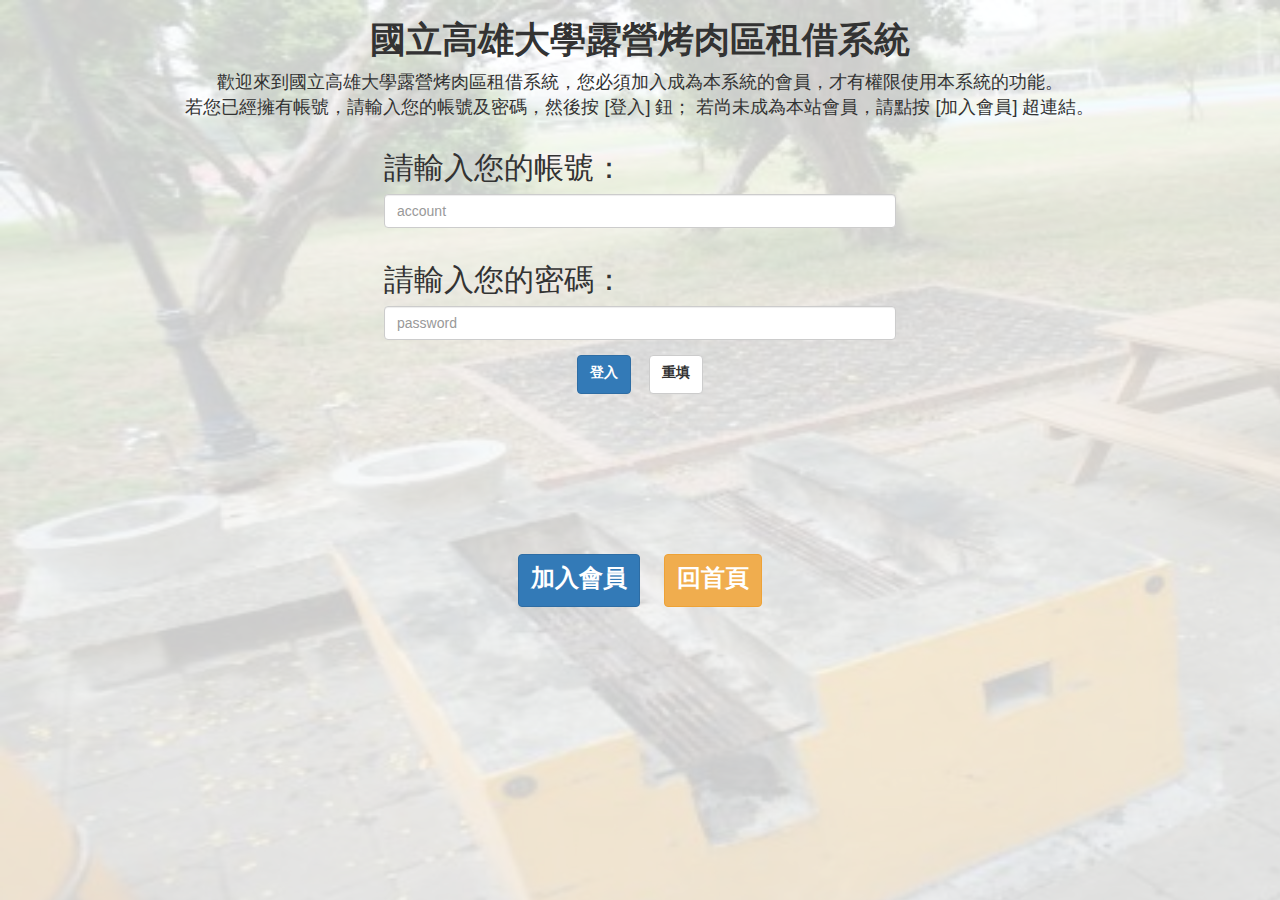
<file: BBQ Renting System/index.htm>
﻿<!doctype html>
<html>
  <head>
    <meta charset="utf-8">
    <title>國立高雄大學露營烤肉區租借系統</title>
    <script type="text/javascript">
	var MD5 = function (string) {

   function RotateLeft(lValue, iShiftBits) {
           return (lValue<<iShiftBits) | (lValue>>>(32-iShiftBits));
   }

   function AddUnsigned(lX,lY) {
           var lX4,lY4,lX8,lY8,lResult;
           lX8 = (lX & 0x80000000);
           lY8 = (lY & 0x80000000);
           lX4 = (lX & 0x40000000);
           lY4 = (lY & 0x40000000);
           lResult = (lX & 0x3FFFFFFF)+(lY & 0x3FFFFFFF);
           if (lX4 & lY4) {
                   return (lResult ^ 0x80000000 ^ lX8 ^ lY8);
           }
           if (lX4 | lY4) {
                   if (lResult & 0x40000000) {
                           return (lResult ^ 0xC0000000 ^ lX8 ^ lY8);
                   } else {
                           return (lResult ^ 0x40000000 ^ lX8 ^ lY8);
                   }
           } else {
                   return (lResult ^ lX8 ^ lY8);
           }
   }

   function F(x,y,z) { return (x & y) | ((~x) & z); }
   function G(x,y,z) { return (x & z) | (y & (~z)); }
   function H(x,y,z) { return (x ^ y ^ z); }
   function I(x,y,z) { return (y ^ (x | (~z))); }

   function FF(a,b,c,d,x,s,ac) {
           a = AddUnsigned(a, AddUnsigned(AddUnsigned(F(b, c, d), x), ac));
           return AddUnsigned(RotateLeft(a, s), b);
   };

   function GG(a,b,c,d,x,s,ac) {
           a = AddUnsigned(a, AddUnsigned(AddUnsigned(G(b, c, d), x), ac));
           return AddUnsigned(RotateLeft(a, s), b);
   };

   function HH(a,b,c,d,x,s,ac) {
           a = AddUnsigned(a, AddUnsigned(AddUnsigned(H(b, c, d), x), ac));
           return AddUnsigned(RotateLeft(a, s), b);
   };

   function II(a,b,c,d,x,s,ac) {
           a = AddUnsigned(a, AddUnsigned(AddUnsigned(I(b, c, d), x), ac));
           return AddUnsigned(RotateLeft(a, s), b);
   };

   function ConvertToWordArray(string) {
           var lWordCount;
           var lMessageLength = string.length;
           var lNumberOfWords_temp1=lMessageLength + 8;
           var lNumberOfWords_temp2=(lNumberOfWords_temp1-(lNumberOfWords_temp1 % 64))/64;
           var lNumberOfWords = (lNumberOfWords_temp2+1)*16;
           var lWordArray=Array(lNumberOfWords-1);
           var lBytePosition = 0;
           var lByteCount = 0;
           while ( lByteCount < lMessageLength ) {
                   lWordCount = (lByteCount-(lByteCount % 4))/4;
                   lBytePosition = (lByteCount % 4)*8;
                   lWordArray[lWordCount] = (lWordArray[lWordCount] | (string.charCodeAt(lByteCount)<<lBytePosition));
                   lByteCount++;
           }
           lWordCount = (lByteCount-(lByteCount % 4))/4;
           lBytePosition = (lByteCount % 4)*8;
           lWordArray[lWordCount] = lWordArray[lWordCount] | (0x80<<lBytePosition);
           lWordArray[lNumberOfWords-2] = lMessageLength<<3;
           lWordArray[lNumberOfWords-1] = lMessageLength>>>29;
           return lWordArray;
   };

   function WordToHex(lValue) {
           var WordToHexValue="",WordToHexValue_temp="",lByte,lCount;
           for (lCount = 0;lCount<=3;lCount++) {
                   lByte = (lValue>>>(lCount*8)) & 255;
                   WordToHexValue_temp = "0" + lByte.toString(16);
                   WordToHexValue = WordToHexValue + WordToHexValue_temp.substr(WordToHexValue_temp.length-2,2);
           }
           return WordToHexValue;
   };

   function Utf8Encode(string) {
           string = string.replace(/\r\n/g,"\n");
           var utftext = "";

           for (var n = 0; n < string.length; n++) {

                   var c = string.charCodeAt(n);

                   if (c < 128) {
                           utftext += String.fromCharCode(c);
                   }
                   else if((c > 127) && (c < 2048)) {
                           utftext += String.fromCharCode((c >> 6) | 192);
                           utftext += String.fromCharCode((c & 63) | 128);
                   }
                   else {
                           utftext += String.fromCharCode((c >> 12) | 224);
                           utftext += String.fromCharCode(((c >> 6) & 63) | 128);
                           utftext += String.fromCharCode((c & 63) | 128);
                   }

           }

           return utftext;
   };

   var x=Array();
   var k,AA,BB,CC,DD,a,b,c,d;
   var S11=7, S12=12, S13=17, S14=22;
   var S21=5, S22=9 , S23=14, S24=20;
   var S31=4, S32=11, S33=16, S34=23;
   var S41=6, S42=10, S43=15, S44=21;

   string = Utf8Encode(string);

   x = ConvertToWordArray(string);

   a = 0x67452301; b = 0xEFCDAB89; c = 0x98BADCFE; d = 0x10325476;

   for (k=0;k<x.length;k+=16) {
           AA=a; BB=b; CC=c; DD=d;
           a=FF(a,b,c,d,x[k+0], S11,0xD76AA478);
           d=FF(d,a,b,c,x[k+1], S12,0xE8C7B756);
           c=FF(c,d,a,b,x[k+2], S13,0x242070DB);
           b=FF(b,c,d,a,x[k+3], S14,0xC1BDCEEE);
           a=FF(a,b,c,d,x[k+4], S11,0xF57C0FAF);
           d=FF(d,a,b,c,x[k+5], S12,0x4787C62A);
           c=FF(c,d,a,b,x[k+6], S13,0xA8304613);
           b=FF(b,c,d,a,x[k+7], S14,0xFD469501);
           a=FF(a,b,c,d,x[k+8], S11,0x698098D8);
           d=FF(d,a,b,c,x[k+9], S12,0x8B44F7AF);
           c=FF(c,d,a,b,x[k+10],S13,0xFFFF5BB1);
           b=FF(b,c,d,a,x[k+11],S14,0x895CD7BE);
           a=FF(a,b,c,d,x[k+12],S11,0x6B901122);
           d=FF(d,a,b,c,x[k+13],S12,0xFD987193);
           c=FF(c,d,a,b,x[k+14],S13,0xA679438E);
           b=FF(b,c,d,a,x[k+15],S14,0x49B40821);
           a=GG(a,b,c,d,x[k+1], S21,0xF61E2562);
           d=GG(d,a,b,c,x[k+6], S22,0xC040B340);
           c=GG(c,d,a,b,x[k+11],S23,0x265E5A51);
           b=GG(b,c,d,a,x[k+0], S24,0xE9B6C7AA);
           a=GG(a,b,c,d,x[k+5], S21,0xD62F105D);
           d=GG(d,a,b,c,x[k+10],S22,0x2441453);
           c=GG(c,d,a,b,x[k+15],S23,0xD8A1E681);
           b=GG(b,c,d,a,x[k+4], S24,0xE7D3FBC8);
           a=GG(a,b,c,d,x[k+9], S21,0x21E1CDE6);
           d=GG(d,a,b,c,x[k+14],S22,0xC33707D6);
           c=GG(c,d,a,b,x[k+3], S23,0xF4D50D87);
           b=GG(b,c,d,a,x[k+8], S24,0x455A14ED);
           a=GG(a,b,c,d,x[k+13],S21,0xA9E3E905);
           d=GG(d,a,b,c,x[k+2], S22,0xFCEFA3F8);
           c=GG(c,d,a,b,x[k+7], S23,0x676F02D9);
           b=GG(b,c,d,a,x[k+12],S24,0x8D2A4C8A);
           a=HH(a,b,c,d,x[k+5], S31,0xFFFA3942);
           d=HH(d,a,b,c,x[k+8], S32,0x8771F681);
           c=HH(c,d,a,b,x[k+11],S33,0x6D9D6122);
           b=HH(b,c,d,a,x[k+14],S34,0xFDE5380C);
           a=HH(a,b,c,d,x[k+1], S31,0xA4BEEA44);
           d=HH(d,a,b,c,x[k+4], S32,0x4BDECFA9);
           c=HH(c,d,a,b,x[k+7], S33,0xF6BB4B60);
           b=HH(b,c,d,a,x[k+10],S34,0xBEBFBC70);
           a=HH(a,b,c,d,x[k+13],S31,0x289B7EC6);
           d=HH(d,a,b,c,x[k+0], S32,0xEAA127FA);
           c=HH(c,d,a,b,x[k+3], S33,0xD4EF3085);
           b=HH(b,c,d,a,x[k+6], S34,0x4881D05);
           a=HH(a,b,c,d,x[k+9], S31,0xD9D4D039);
           d=HH(d,a,b,c,x[k+12],S32,0xE6DB99E5);
           c=HH(c,d,a,b,x[k+15],S33,0x1FA27CF8);
           b=HH(b,c,d,a,x[k+2], S34,0xC4AC5665);
           a=II(a,b,c,d,x[k+0], S41,0xF4292244);
           d=II(d,a,b,c,x[k+7], S42,0x432AFF97);
           c=II(c,d,a,b,x[k+14],S43,0xAB9423A7);
           b=II(b,c,d,a,x[k+5], S44,0xFC93A039);
           a=II(a,b,c,d,x[k+12],S41,0x655B59C3);
           d=II(d,a,b,c,x[k+3], S42,0x8F0CCC92);
           c=II(c,d,a,b,x[k+10],S43,0xFFEFF47D);
           b=II(b,c,d,a,x[k+1], S44,0x85845DD1);
           a=II(a,b,c,d,x[k+8], S41,0x6FA87E4F);
           d=II(d,a,b,c,x[k+15],S42,0xFE2CE6E0);
           c=II(c,d,a,b,x[k+6], S43,0xA3014314);
           b=II(b,c,d,a,x[k+13],S44,0x4E0811A1);
           a=II(a,b,c,d,x[k+4], S41,0xF7537E82);
           d=II(d,a,b,c,x[k+11],S42,0xBD3AF235);
           c=II(c,d,a,b,x[k+2], S43,0x2AD7D2BB);
           b=II(b,c,d,a,x[k+9], S44,0xEB86D391);
           a=AddUnsigned(a,AA);
           b=AddUnsigned(b,BB);
           c=AddUnsigned(c,CC);
           d=AddUnsigned(d,DD);
   		}

   	var temp = WordToHex(a)+WordToHex(b)+WordToHex(c)+WordToHex(d);

   	return temp.toLowerCase();
}


		//https://css-tricks.com/snippets/javascript/javascript-md5/
		//----------------------------------------------------------------------------
		function check_data()
		{
			if (document.dataForm.account.value.length == 0)
				alert("帳號欄位不可以空白哦！");
			else if (document.dataForm.password.value.length == 0)
				alert("密碼欄位不可以空白哦！");
			else
			{
				document.dataForm.password.value = MD5(document.dataForm.password.value);
				dataForm.submit();
			}
		}
    </script>
  </head>
  <body>
  <link rel="stylesheet" href="https://maxcdn.bootstrapcdn.com/bootstrap/3.3.7/css/bootstrap.min.css">
	<style type="text/css">
	body
	{
		background-color:rgba(255,255,255,0.8);
		background-image: url("bbq.jpg");
		background-blend-mode: lighten;
	}
	</style>
    <h1 align="center"><b>國立高雄大學露營烤肉區租借系統</b></h1>
    <p align="center"><font size="4">歡迎來到國立高雄大學露營烤肉區租借系統，您必須加入成為本系統的會員，才有權限使用本系統的功能。<br>
       若您已經擁有帳號，請輸入您的帳號及密碼，然後按 [登入] 鈕；
       若尚未成為本站會員，請點按 [加入會員] 超連結。</font></p>

    <form action="checkpwd.php" method="post" name="dataForm">
      <table width="40%" align="center">
        <tr>
          <td>
		    <div class="form-group">
              <h2>請輸入您的帳號：</h2>
              <input name="account" type="text" size="15" class="form-control" placeholder="account">
			</div>
          </td>
        </tr>
        <tr>
          <td>
		    <div class="form-group">
              <h2>請輸入您的密碼：</h2>
              <input name="password" type="password" size="15" class="form-control" placeholder="password">
			</div>
          </td>
        </tr>
        <tr>
          <td align="center">
			<div class="form-group">
				<div class="col-sm-offset-0 col-sm-20">
				<button type="button" onClick="check_data()" class="btn btn-primary"><label>登入</label></button>　
				<button type="reset" class="btn btn-default"><label>重填</label></button>
				<br><br><br><br><br><br><br><br><br>
				<button type="button" class="btn btn-primary" OnClick='location.href="join.htm"'><font size="5"><label>加入會員</label></font></button>&nbsp;&nbsp;&nbsp;&nbsp;&nbsp;
				<button type="button" class="btn btn-warning" OnClick='location.href="Home.html"'><font size="5"><label>回首頁</label></font></button>
				</div>
			</div>
          </td>
        </tr>
	  </table>
    </form>
  </body>
</html>
</file>
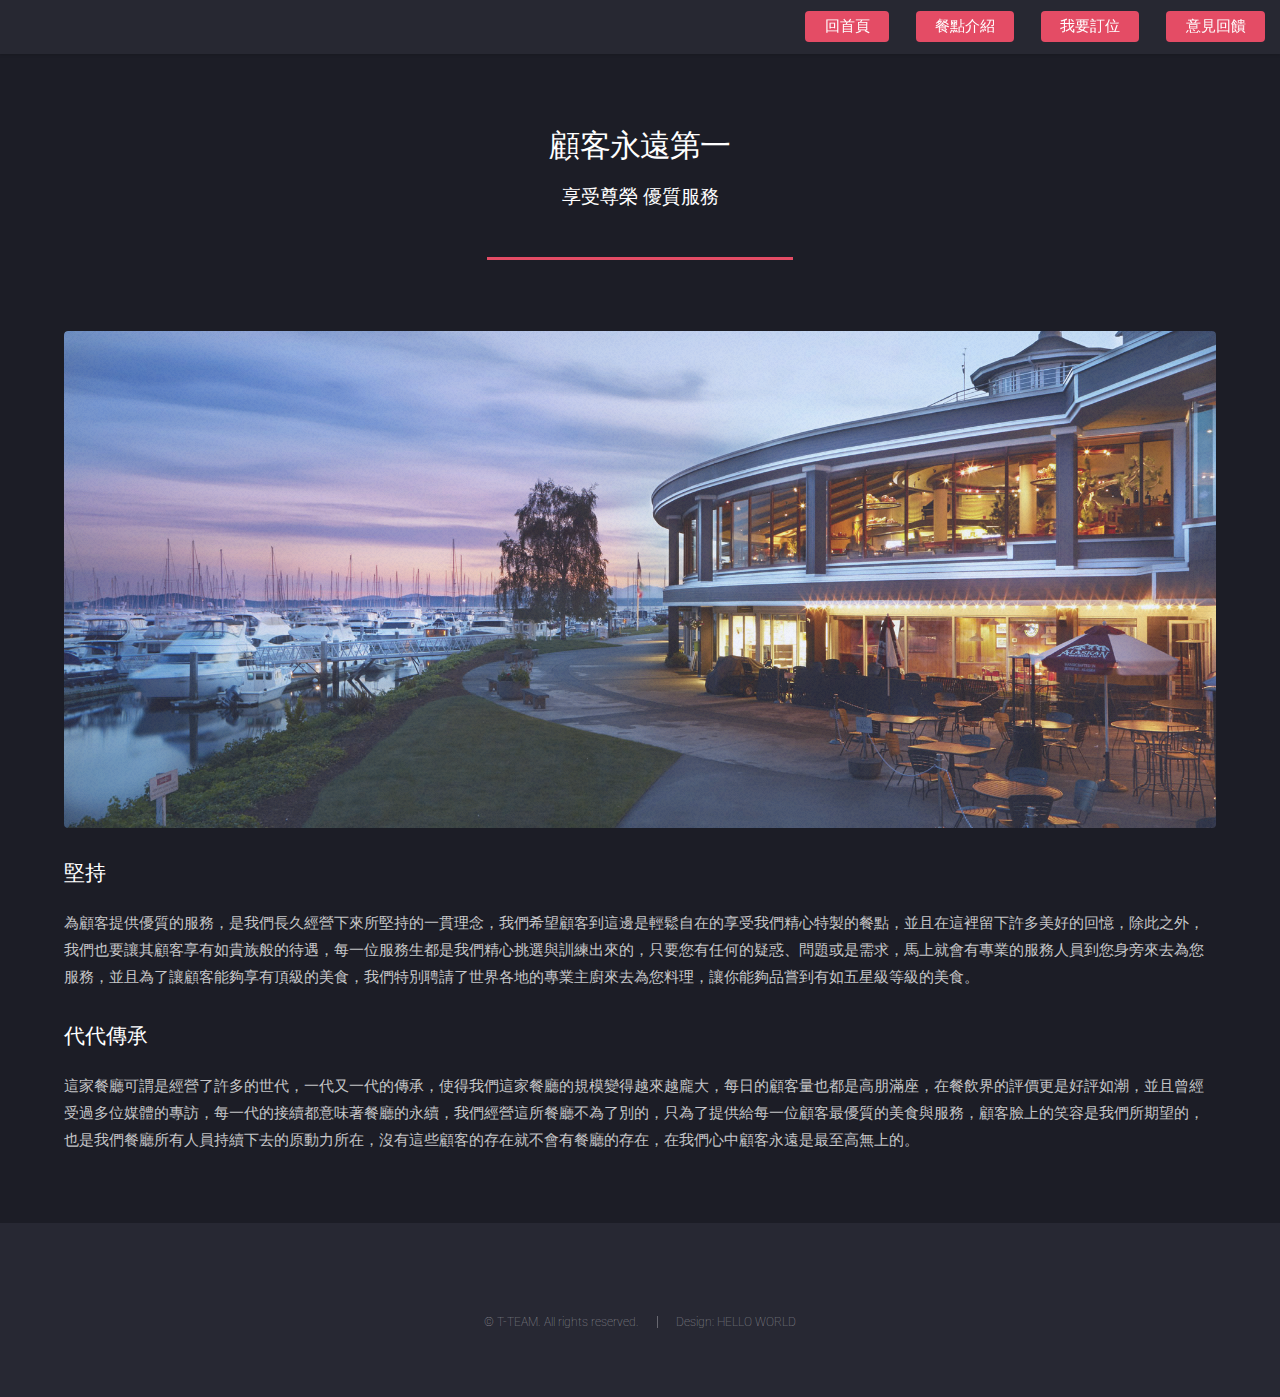
<file: BBQ Renting System/About.html>
<!DOCTYPE HTML>

<html>

	<head>
	
		<title>關於我們</title>
		<meta charset="utf-8" />
		<meta name="viewport" content="width=device-width, initial-scale=1" />
		<link rel="stylesheet" href="assets1/css/Home.css" />
		
	</head>
	
	<body>
	
		<div id="page-wrapper">

			<!-- Header -->
				<header id="header">
					<nav id="nav">
						<ul>
							<li><a href="Home.html" class="button special">回首頁</a></li>
							<li><a href="Introduction.html" class="button special">餐點介紹</a></li>
							<li><a href="index.htm" class="button special">我要訂位</a></li>
							<li><a href="Response.html" class="button special">意見回饋</a></li>
						</ul>
					</nav>
				</header>

			<!-- Main -->
				<div id="main" class="wrapper style1">
					<div class="container">
						<header class="major">
							<h2>顧客永遠第一</h2>
							<p>享受尊榮  優質服務</p>
						</header>

						<!-- Content -->
							<section id="content">
								<a href="#" class="image fit"><img src="images1/place.jpg" alt="" /></a>
								<h3>堅持</h3>
								<p>為顧客提供優質的服務，是我們長久經營下來所堅持的一貫理念，我們希望顧客到這邊是輕鬆自在的享受我們精心特製的餐點，並且在這裡留下許多美好的回憶，除此之外，我們也要讓其顧客享有如貴族般的待遇，每一位服務生都是我們精心挑選與訓練出來的，只要您有任何的疑惑、問題或是需求，馬上就會有專業的服務人員到您身旁來去為您服務，並且為了讓顧客能夠享有頂級的美食，我們特別聘請了世界各地的專業主廚來去為您料理，讓你能夠品嘗到有如五星級等級的美食。</p>
								<h3>代代傳承</h3>
								<p>這家餐廳可謂是經營了許多的世代，一代又一代的傳承，使得我們這家餐廳的規模變得越來越龐大，每日的顧客量也都是高朋滿座，在餐飲界的評價更是好評如潮，並且曾經受過多位媒體的專訪，每一代的接續都意味著餐廳的永續，我們經營這所餐廳不為了別的，只為了提供給每一位顧客最優質的美食與服務，顧客臉上的笑容是我們所期望的，也是我們餐廳所有人員持續下去的原動力所在，沒有這些顧客的存在就不會有餐廳的存在，在我們心中顧客永遠是最至高無上的。</p>
							</section>

					</div>
				</div>

			<!-- Footer -->
				<footer id="footer">
					<ul class="copyright">
						<li>&copy; T-TEAM. All rights reserved.</li><li>Design: HELLO WORLD</a></li>
					</ul>
				</footer>

		</div>

		<!-- Scripts -->
			<script src="assets1/js/jquery.min.js"></script>
			<script src="assets1/js/jquery.scrolly.min.js"></script>
			<script src="assets1/js/jquery.dropotron.min.js"></script>
			<script src="assets1/js/jquery.scrollex.min.js"></script>
			<script src="assets1/js/skel.min.js"></script>
			<script src="assets1/js/util.js"></script>
			<script src="assets1/js/main.js"></script>

	</body>
	
</html>
</file>
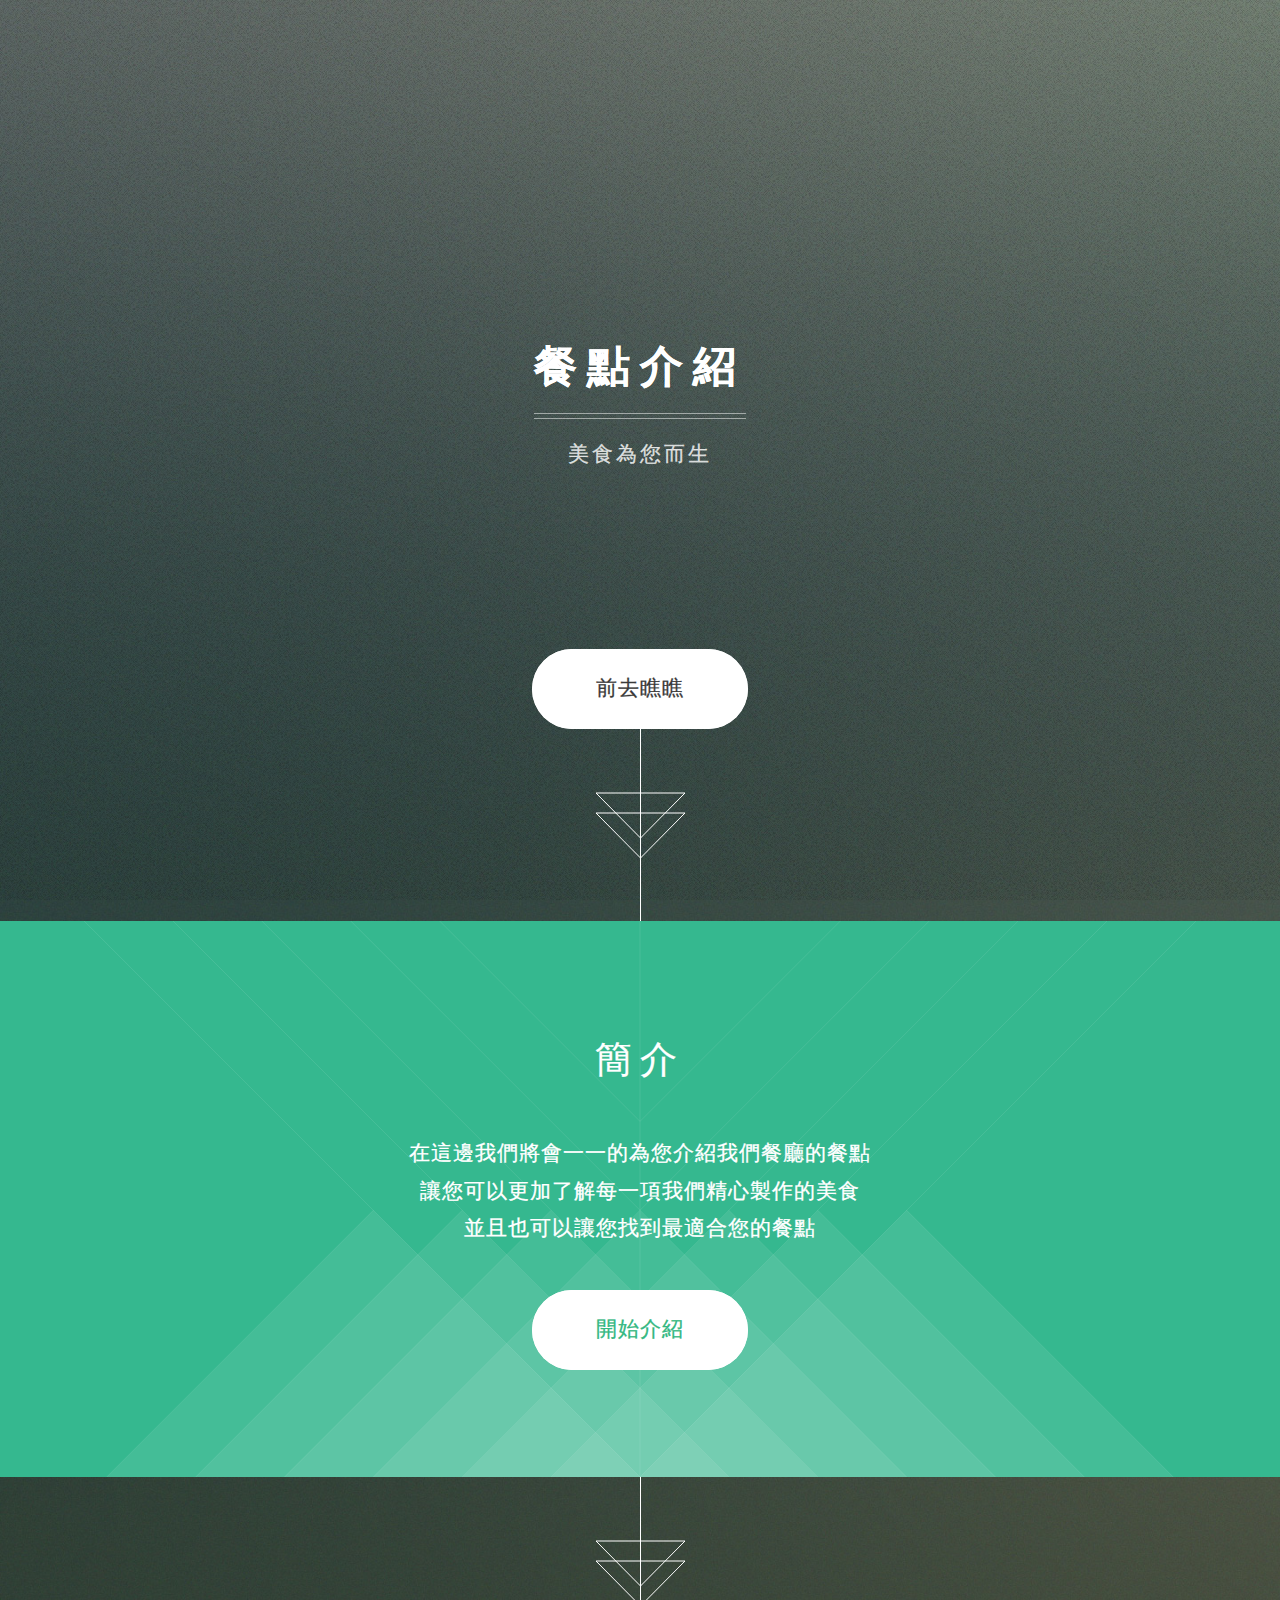
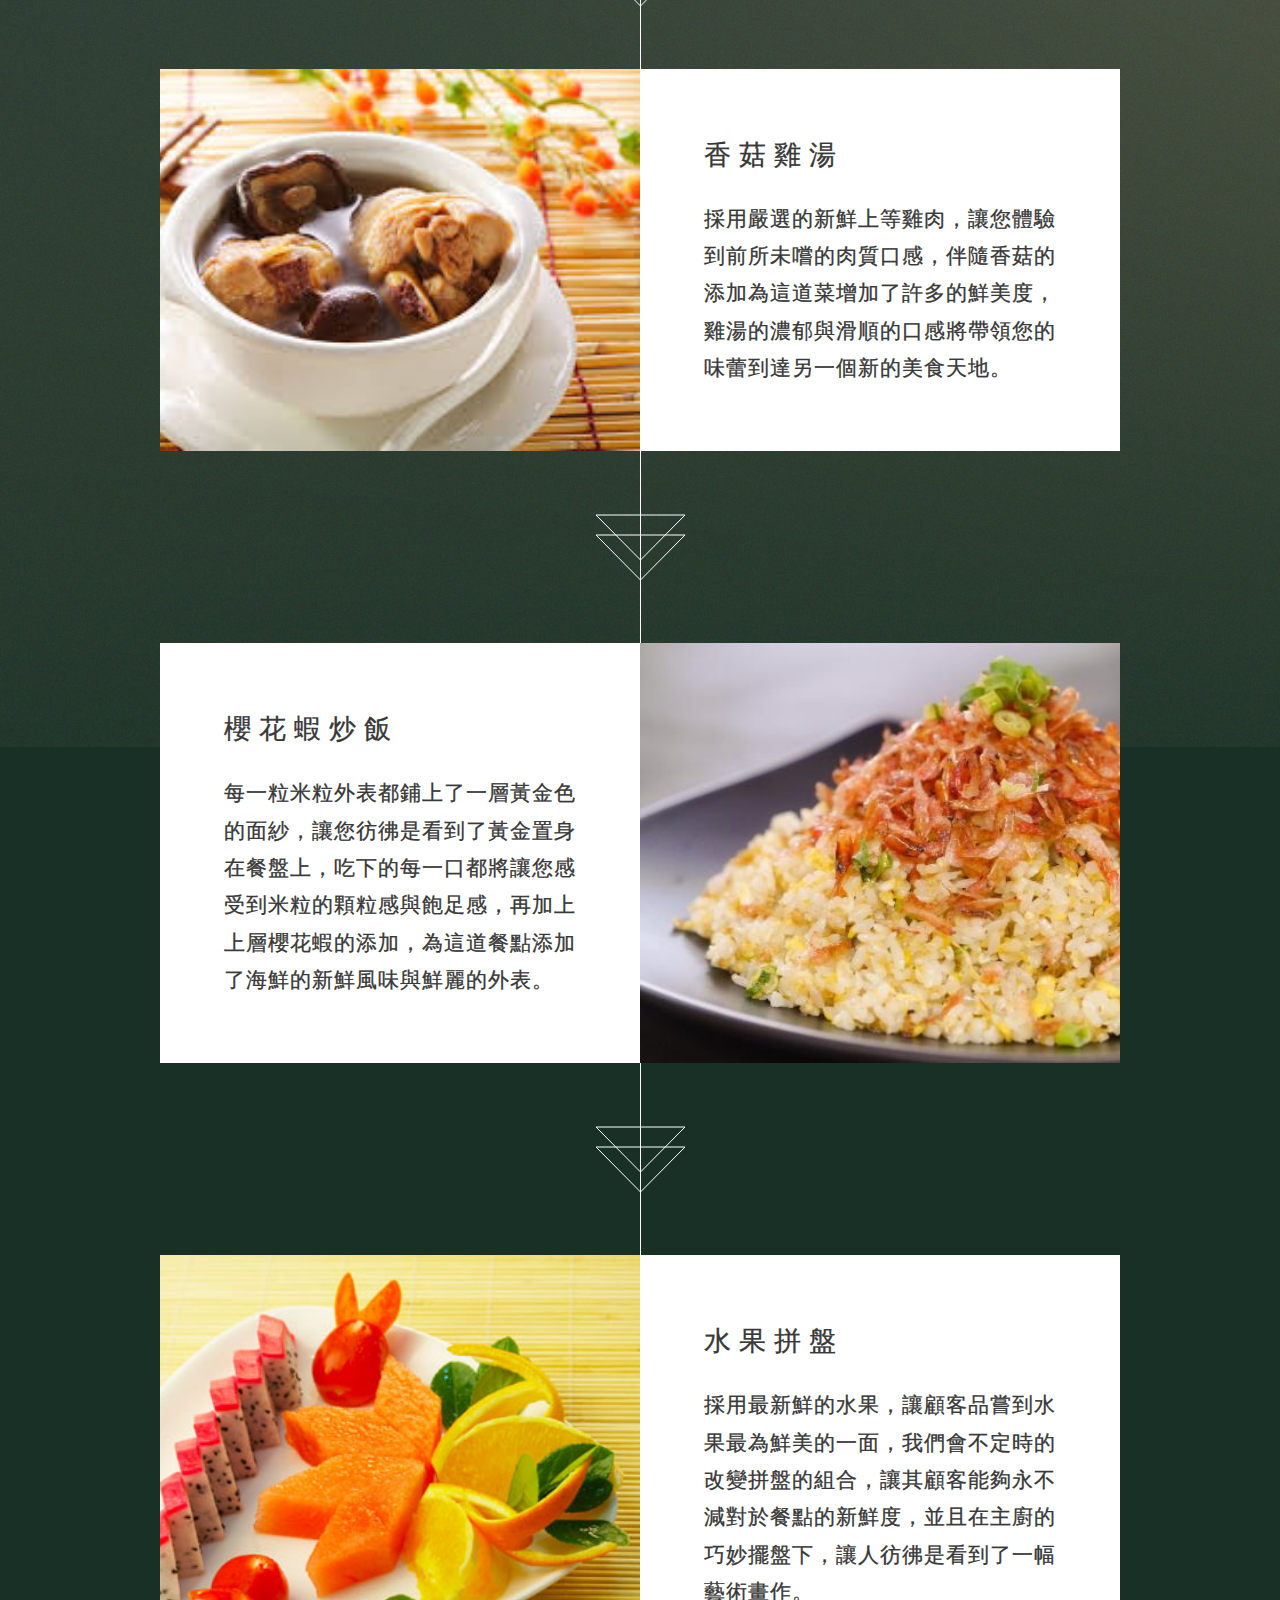
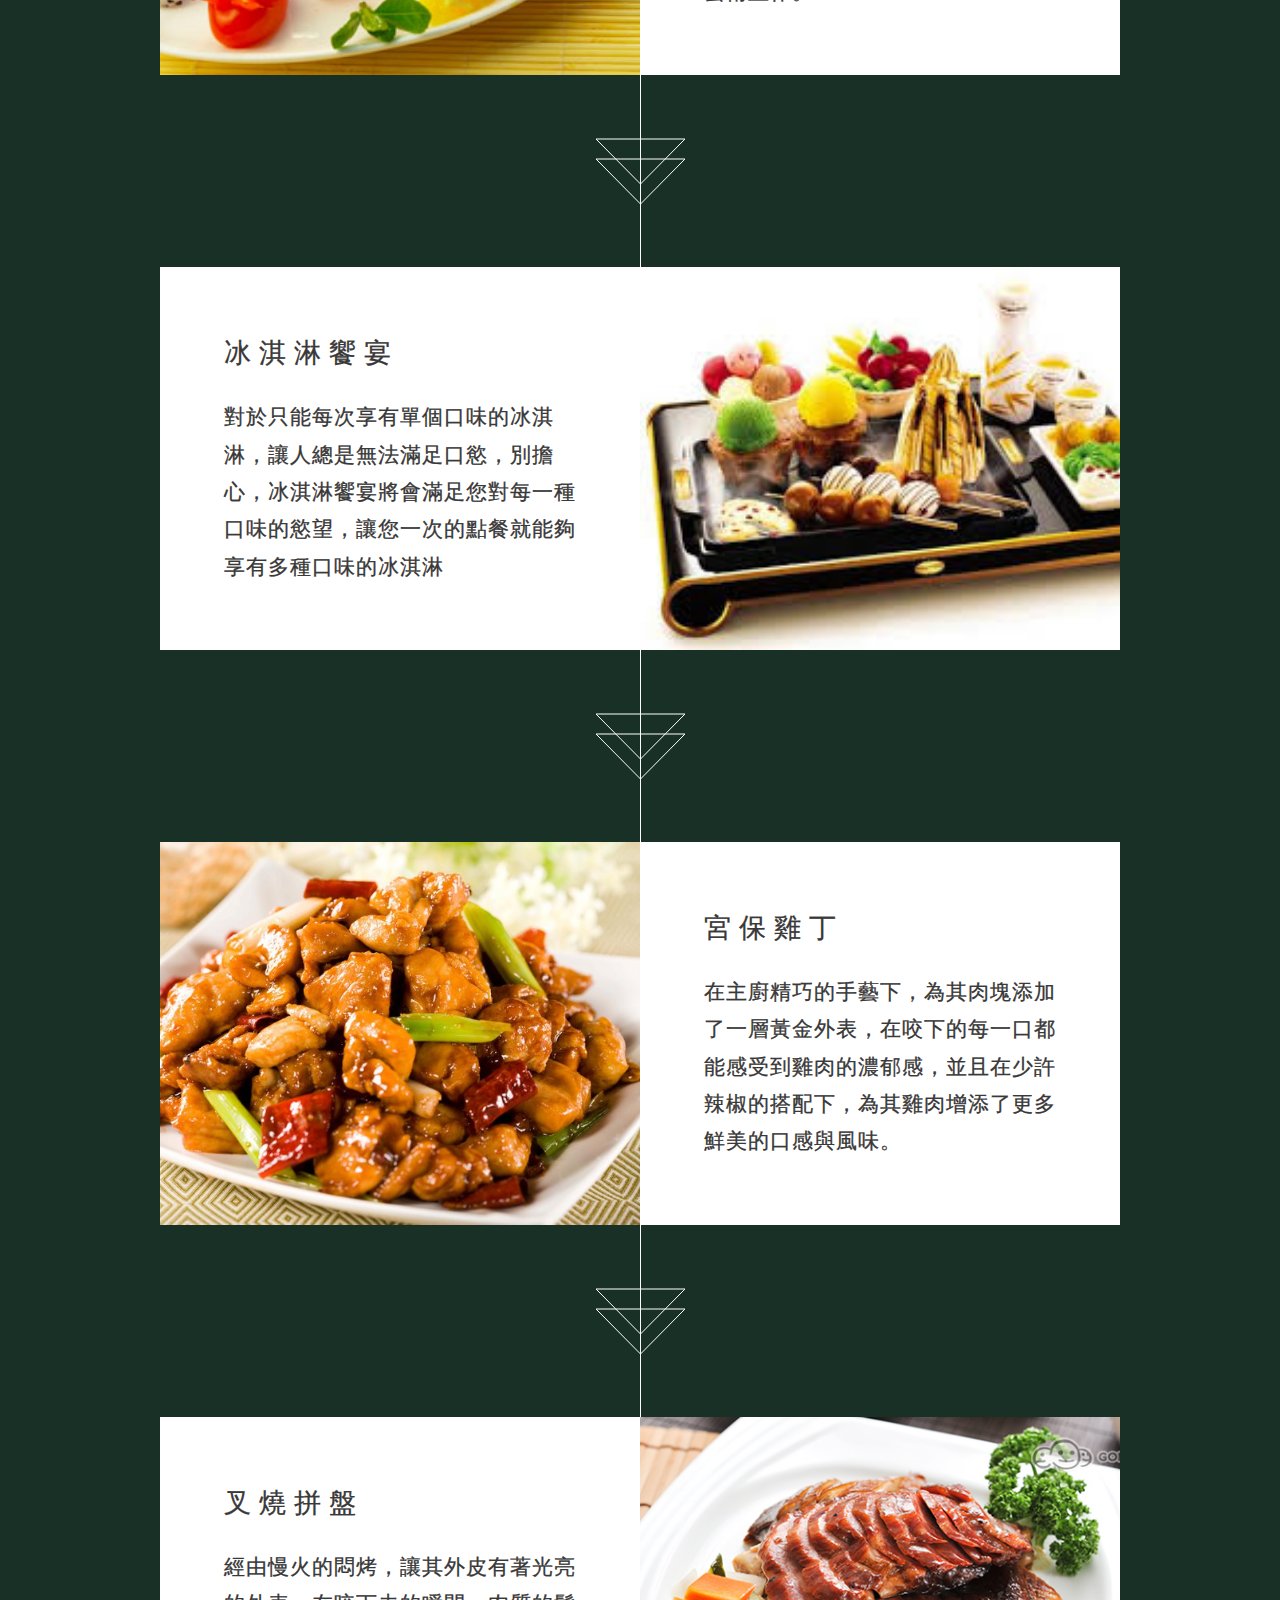
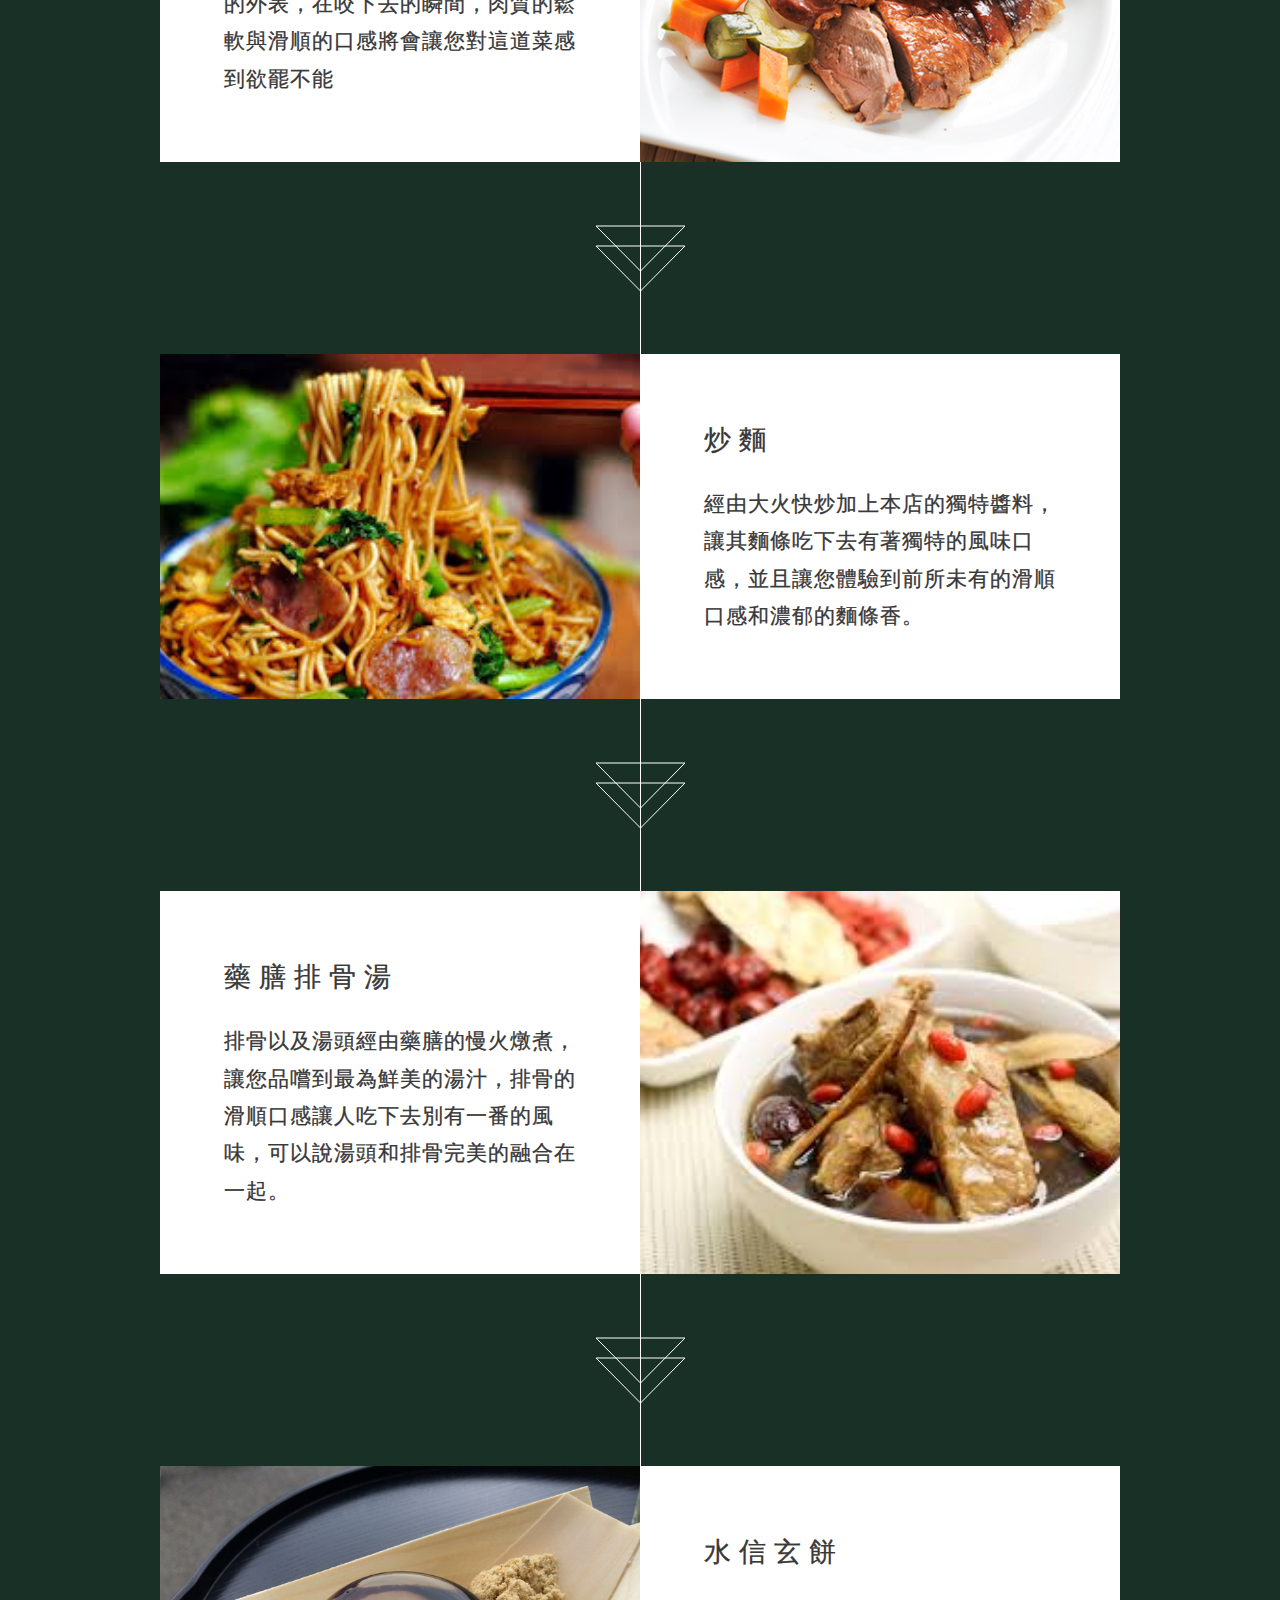
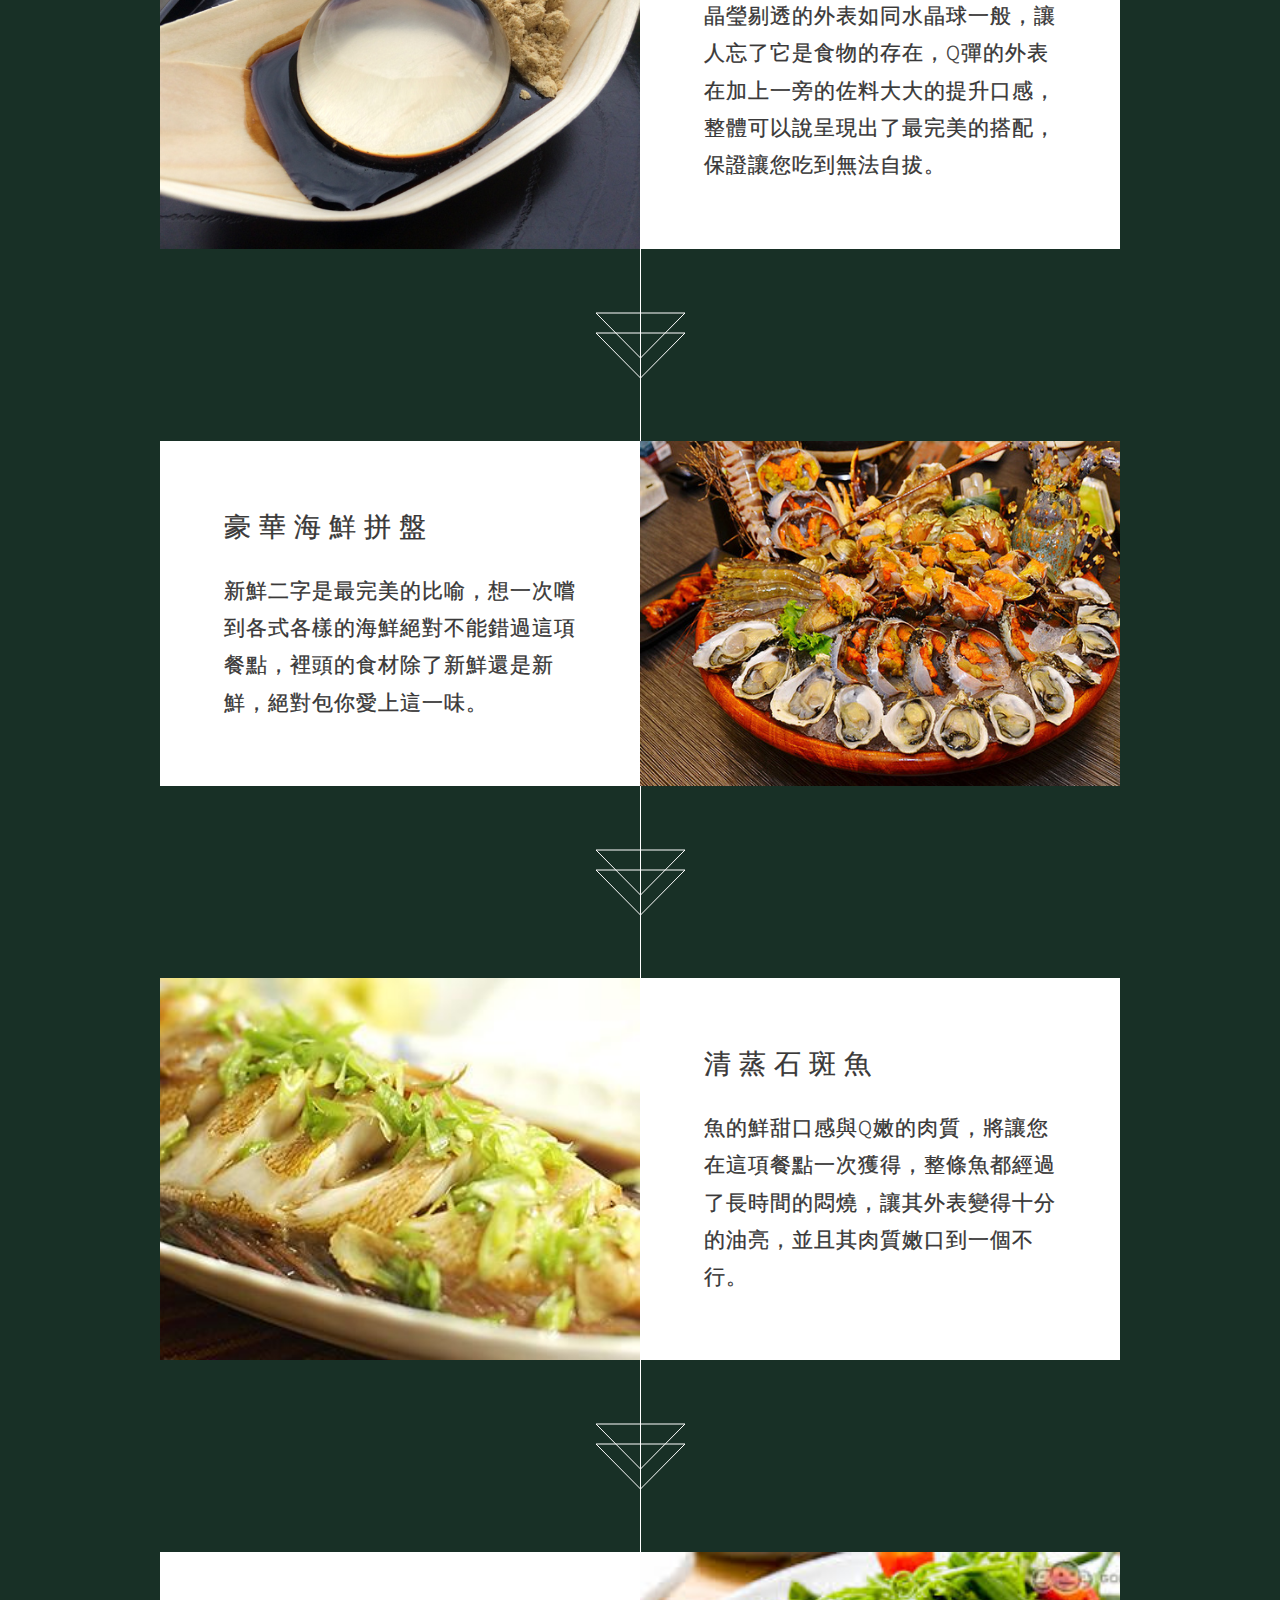
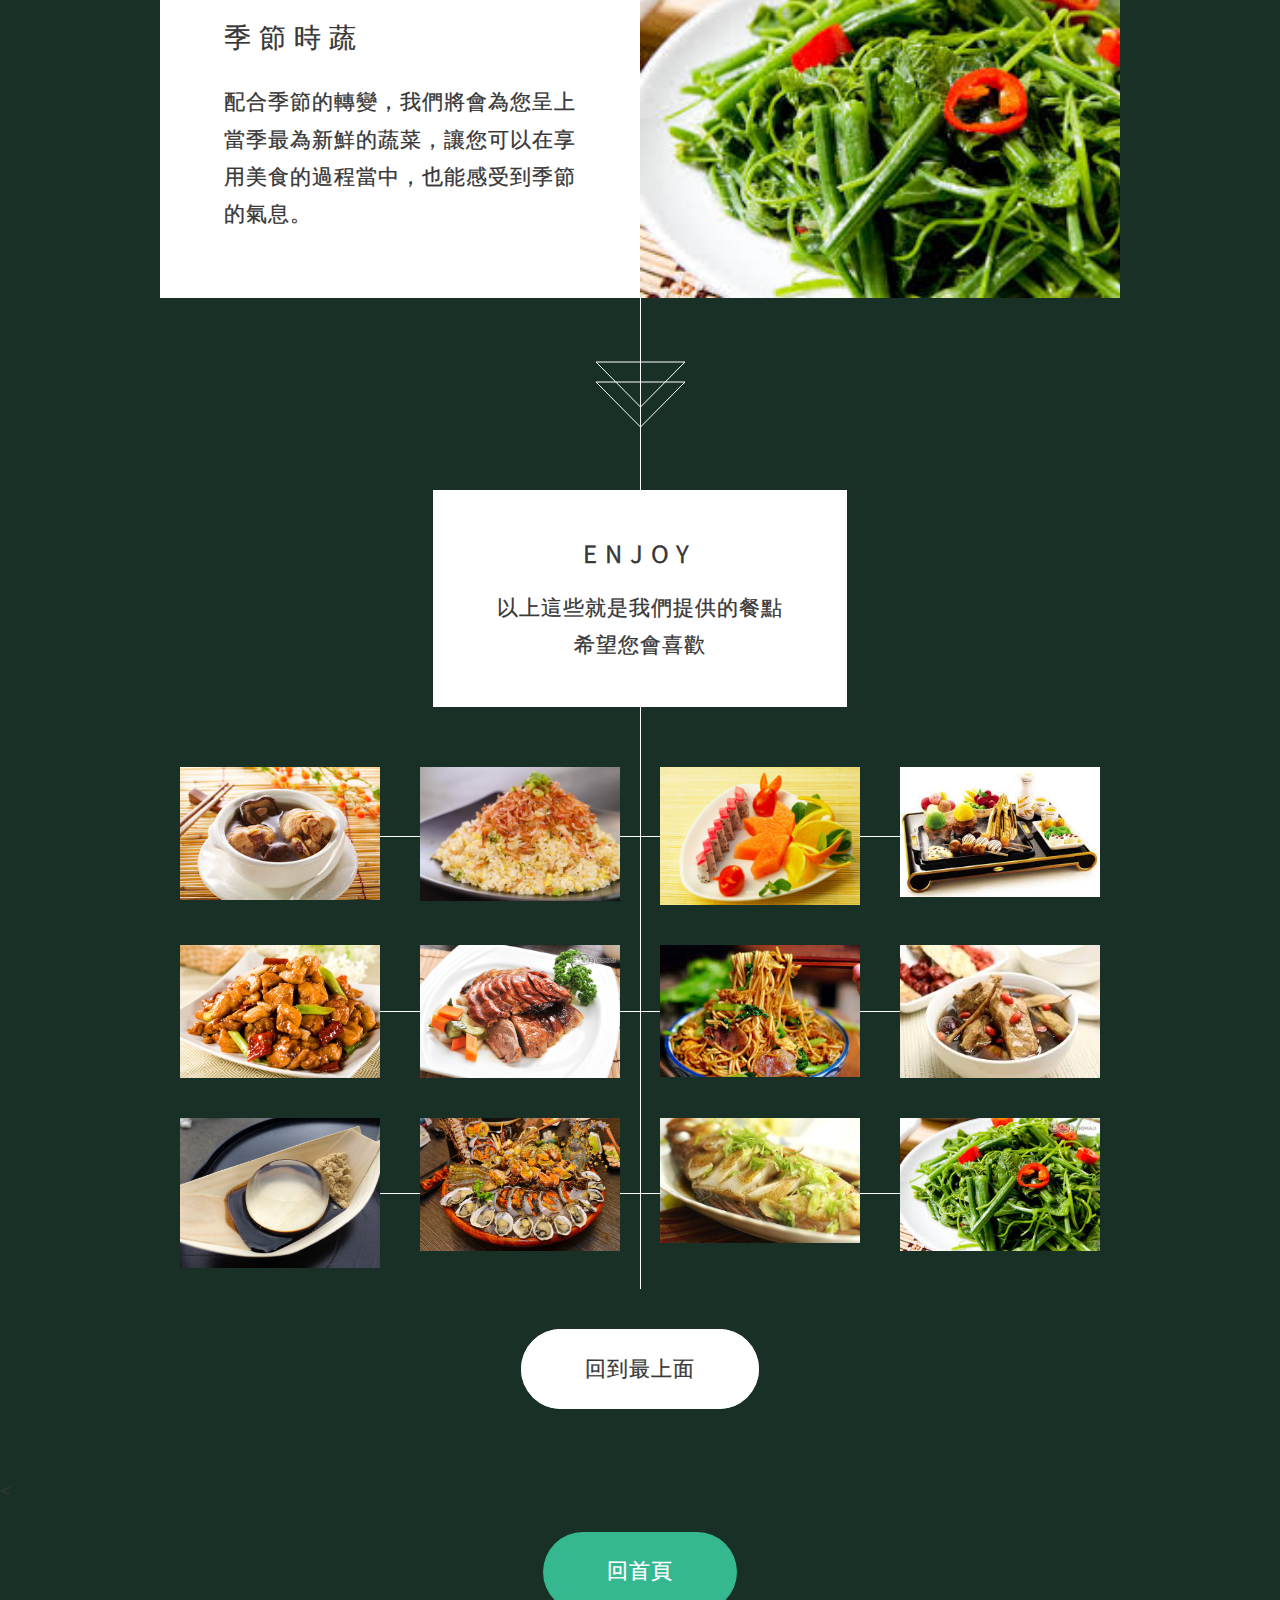
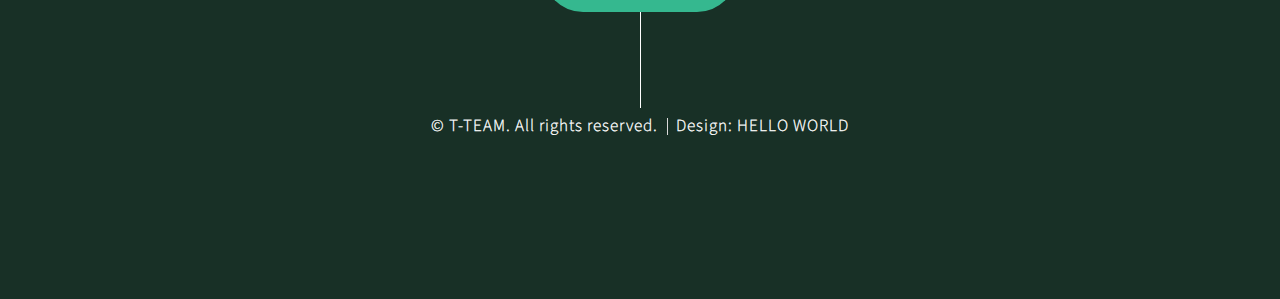
<file: BBQ Renting System/Introduction.html>
<!DOCTYPE HTML>

<html>

	<head>
	
		<title>餐點介紹</title>
		<meta charset="utf-8" />
		<meta name="viewport" content="width=device-width, initial-scale=1" />
		<link rel="stylesheet" href="assets/css/Introduction.css" />
		
	</head>
	
	<body>

		<!-- Header -->
			<section id="header">
				<header>
					<h1>餐點介紹</h1>
					<p>美食為您而生</p>
				</header>
				<footer>
					<a href="#banner" class="button style2 scrolly">前去瞧瞧</a>
				</footer>
			</section>

		<!-- Banner -->
			<section id="banner">
				<header>
					<h2>簡介</h2>
				</header>
				<p>在這邊我們將會一一的為您介紹我們餐廳的餐點</br>讓您可以更加了解每一項我們精心製作的美食<br />
				並且也可以讓您找到最適合您的餐點</p>
				<footer>
					<a href="#first" class="button style2 scrolly">開始介紹</a>
				</footer>
			</section>

		<!-- Feature 1 -->
			<article id="first" class="container box style1 right">
				<a class="image fit"><img src="images/1.jpg" alt="" /></a>
				<div class="inner">
					<header>
						<h2>香菇雞湯</h2>
					</header>
					<p>採用嚴選的新鮮上等雞肉，讓您體驗到前所未嚐的肉質口感，伴隨香菇的添加為這道菜增加了許多的鮮美度，雞湯的濃郁與滑順的口感將帶領您的味蕾到達另一個新的美食天地。</p>
				</div>
			</article>

		<!-- Feature 2 -->
			<article class="container box style1 left">
				<a class="image fit"><img src="images/2.jpg" alt="" /></a>
				<div class="inner">
					<header>
						<h2>櫻花蝦炒飯</h2>
					</header>
					<p>每一粒米粒外表都鋪上了一層黃金色的面紗，讓您彷彿是看到了黃金置身在餐盤上，吃下的每一口都將讓您感受到米粒的顆粒感與飽足感，再加上上層櫻花蝦的添加，為這道餐點添加了海鮮的新鮮風味與鮮麗的外表。</p>
				</div>
			</article>
			
		<!-- Feature 3 -->
			<article class="container box style1 right">
				<a class="image fit"><img src="images/3.jpg" alt="" /></a>
				<div class="inner">
					<header>
						<h2>水果拼盤</h2>
					</header>
					<p>採用最新鮮的水果，讓顧客品嘗到水果最為鮮美的一面，我們會不定時的改變拼盤的組合，讓其顧客能夠永不減對於餐點的新鮮度，並且在主廚的巧妙擺盤下，讓人彷彿是看到了一幅藝術畫作。</p>
				</div>
			</article>
			
		<!-- Feature 4 -->
			<article class="container box style1 left">
				<a class="image fit"><img src="images/4.jpg" alt="" /></a>
				<div class="inner">
					<header>
						<h2>冰淇淋饗宴</h2>
					</header>
					<p>對於只能每次享有單個口味的冰淇淋，讓人總是無法滿足口慾，別擔心，冰淇淋饗宴將會滿足您對每一種口味的慾望，讓您一次的點餐就能夠享有多種口味的冰淇淋</p>
				</div>
			</article>
			
		<!-- Feature 5 -->
			<article class="container box style1 right">
				<a class="image fit"><img src="images/5.jpg" alt="" /></a>
				<div class="inner">
					<header>
						<h2>宮保雞丁</h2>
					</header>
					<p>在主廚精巧的手藝下，為其肉塊添加了一層黃金外表，在咬下的每一口都能感受到雞肉的濃郁感，並且在少許辣椒的搭配下，為其雞肉增添了更多鮮美的口感與風味。</p>
				</div>
			</article>
			
		<!-- Feature 6 -->
			<article class="container box style1 left">
				<a class="image fit"><img src="images/6.jpg" alt="" /></a>
				<div class="inner">
					<header>
						<h2>叉燒拼盤</h2>
					</header>
					<p>經由慢火的悶烤，讓其外皮有著光亮的外表，在咬下去的瞬間，肉質的鬆軟與滑順的口感將會讓您對這道菜感到欲罷不能</p>
				</div>
			</article>
			
		<!-- Feature 7 -->
			<article class="container box style1 right">
				<a class="image fit"><img src="images/7.jpg" alt="" /></a>
				<div class="inner">
					<header>
						<h2>炒麵</h2>
					</header>
					<p>經由大火快炒加上本店的獨特醬料，讓其麵條吃下去有著獨特的風味口感，並且讓您體驗到前所未有的滑順口感和濃郁的麵條香。</p>
				</div>
			</article>
			
		<!-- Feature 8 -->
			<article class="container box style1 left">
				<a class="image fit"><img src="images/8.jpg" alt="" /></a>
				<div class="inner">
					<header>
						<h2>藥膳排骨湯</h2>
					</header>
					<p>排骨以及湯頭經由藥膳的慢火燉煮，讓您品嚐到最為鮮美的湯汁，排骨的滑順口感讓人吃下去別有一番的風味，可以說湯頭和排骨完美的融合在一起。</p>
				</div>
			</article>
			
		<!-- Feature 9 -->
			<article class="container box style1 right">
				<a class="image fit"><img src="images/9.jpg" alt="" /></a>
				<div class="inner">
					<header>
						<h2>水信玄餅</h2>
					</header>
					<p>晶瑩剔透的外表如同水晶球一般，讓人忘了它是食物的存在，Q彈的外表在加上一旁的佐料大大的提升口感，整體可以說呈現出了最完美的搭配，保證讓您吃到無法自拔。</p>
				</div>
			</article>
			
		<!-- Feature 10 -->
			<article class="container box style1 left">
				<a class="image fit"><img src="images/10.jpg" alt="" /></a>
				<div class="inner">
					<header>
						<h2>豪華海鮮拼盤</h2>
					</header>
					<p>新鮮二字是最完美的比喻，想一次嚐到各式各樣的海鮮絕對不能錯過這項餐點，裡頭的食材除了新鮮還是新鮮，絕對包你愛上這一味。</p>
				</div>
			</article>
			
		<!-- Feature 11 -->
			<article class="container box style1 right">
				<a class="image fit"><img src="images/11.jpg" alt="" /></a>
				<div class="inner">
					<header>
						<h2>清蒸石斑魚</h2>
					</header>
					<p>魚的鮮甜口感與Q嫩的肉質，將讓您在這項餐點一次獲得，整條魚都經過了長時間的悶燒，讓其外表變得十分的油亮，並且其肉質嫩口到一個不行。</p>
				</div>
			</article>
			
		<!-- Feature 12 -->
			<article class="container box style1 left">
				<a class="image fit"><img src="images/12.jpg" alt="" /></a>
				<div class="inner">
					<header>
						<h2>季節時蔬</h2>
					</header>
					<p>配合季節的轉變，我們將會為您呈上當季最為新鮮的蔬菜，讓您可以在享用美食的過程當中，也能感受到季節的氣息。</p>
				</div>
			</article>

		<!-- Total -->
			<article class="container box style2">
				<header>
					<h2>Enjoy</h2>
					<p>以上這些就是我們提供的餐點<br />
					希望您會喜歡</p>
				</header>
				<div class="inner gallery">
					<div class="row 0%">
						<div class="3u 12u(mobile)"><a href="images/1.jpg" class="image fit"><img src="images/1.jpg" alt="" title="香菇雞湯" /></a></div>
						<div class="3u 12u(mobile)"><a href="images/2.jpg" class="image fit"><img src="images/2.jpg" alt="" title="櫻花蝦炒飯" /></a></div>
						<div class="3u 12u(mobile)"><a href="images/3.jpg" class="image fit"><img src="images/3.jpg" alt="" title="水果拼盤" /></a></div>
						<div class="3u 12u(mobile)"><a href="images/4.jpg" class="image fit"><img src="images/4.jpg" alt="" title="冰淇淋饗宴" /></a></div>
					</div>
					<div class="row 0%">
						<div class="3u 12u(mobile)"><a href="images/5.jpg" class="image fit"><img src="images/5.jpg" alt="" title="宮保雞丁" /></a></div>
					    <div class="3u 12u(mobile)"><a href="images/6.jpg" class="image fit"><img src="images/6.jpg" alt="" title="叉燒拼盤" /></a></div>
						<div class="3u 12u(mobile)"><a href="images/7.jpg" class="image fit"><img src="images/7.jpg" alt="" title="炒麵" /></a></div>
						<div class="3u 12u(mobile)"><a href="images/8.jpg" class="image fit"><img src="images/8.jpg" alt="" title="藥膳排骨湯" /></a></div>
					</div>
					<div class="row 0%">
						<div class="3u 12u(mobile)"><a href="images/9.jpg" class="image fit"><img src="images/9.jpg" alt="" title="水信玄餅" /></a></div>
						<div class="3u 12u(mobile)"><a href="images/10.jpg" class="image fit"><img src="images/10.jpg" alt="" title="豪華海鮮拼盤" /></a></div>
						<div class="3u 12u(mobile)"><a href="images/11.jpg" class="image fit"><img src="images/11.jpg" alt="" title="清蒸石斑魚" /></a></div>
						<div class="3u 12u(mobile)"><a href="images/12.jpg" class="image fit"><img src="images/12.jpg" alt="" title="季節時蔬" /></a></div>
					</div>
				</div>
			</article>

		<!-- Return to Header -->	
			<section id="last">
				<form method="post" action="#">
					<div class="row 50%">
						<div class="12u$">
							<ul class="actions">
								<footer>
									<a href="#header" class="button style2 scrolly">回到最上面</a>
								</footer>
							</ul>
						</div>
					</div>
				</form>
			</section>

		<!-- Go to Home Page -->	
			<<section id="last">
				<form method="post" action="Home.html">
					<div class="row 50%">
						<div class="12u$">
							<ul class="actions">
								<footer>
									<input type="submit" value="回首頁" />
								</footer>
							</ul>
						</div>
					</div>
				</form>
			</section>

		<section id="footer">
			<div class="copyright">
				<ul class="menu">
					<li>&copy; T-TEAM. All rights reserved.</li><li>Design: HELLO WORLD</a></li>
				</ul>
			</div>
		</section>		
			
		<!-- Scripts -->
			<script src="assets/js/jquery.min.js"></script>
			<script src="assets/js/jquery.scrolly.min.js"></script>
			<script src="assets/js/jquery.poptrox.min.js"></script>
			<script src="assets/js/skel.min.js"></script>
			<script src="assets/js/util.js"></script>
			<script src="assets/js/main.js"></script>

	</body>
	
</html>
</file>
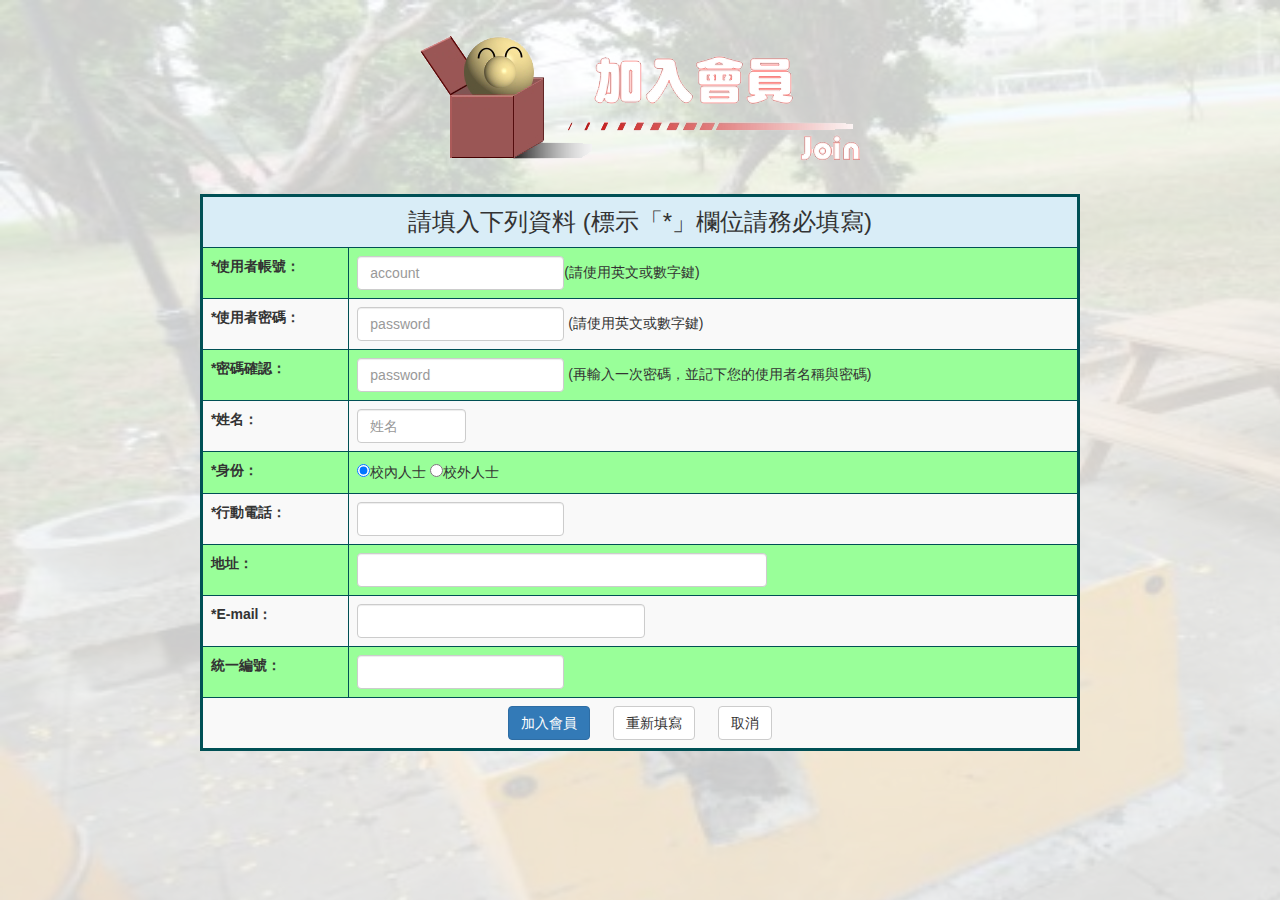
<file: BBQ Renting System/join.htm>
﻿<!doctype html>
<html>
  <head>
    <title>加入會員</title>
    <meta charset="utf-8">	
    <script type="text/javascript">
	
	var MD5 = function (string) {

   function RotateLeft(lValue, iShiftBits) {
           return (lValue<<iShiftBits) | (lValue>>>(32-iShiftBits));
   }

   function AddUnsigned(lX,lY) {
           var lX4,lY4,lX8,lY8,lResult;
           lX8 = (lX & 0x80000000);
           lY8 = (lY & 0x80000000);
           lX4 = (lX & 0x40000000);
           lY4 = (lY & 0x40000000);
           lResult = (lX & 0x3FFFFFFF)+(lY & 0x3FFFFFFF);
           if (lX4 & lY4) {
                   return (lResult ^ 0x80000000 ^ lX8 ^ lY8);
           }
           if (lX4 | lY4) {
                   if (lResult & 0x40000000) {
                           return (lResult ^ 0xC0000000 ^ lX8 ^ lY8);
                   } else {
                           return (lResult ^ 0x40000000 ^ lX8 ^ lY8);
                   }
           } else {
                   return (lResult ^ lX8 ^ lY8);
           }
   }

   function F(x,y,z) { return (x & y) | ((~x) & z); }
   function G(x,y,z) { return (x & z) | (y & (~z)); }
   function H(x,y,z) { return (x ^ y ^ z); }
   function I(x,y,z) { return (y ^ (x | (~z))); }

   function FF(a,b,c,d,x,s,ac) {
           a = AddUnsigned(a, AddUnsigned(AddUnsigned(F(b, c, d), x), ac));
           return AddUnsigned(RotateLeft(a, s), b);
   };

   function GG(a,b,c,d,x,s,ac) {
           a = AddUnsigned(a, AddUnsigned(AddUnsigned(G(b, c, d), x), ac));
           return AddUnsigned(RotateLeft(a, s), b);
   };

   function HH(a,b,c,d,x,s,ac) {
           a = AddUnsigned(a, AddUnsigned(AddUnsigned(H(b, c, d), x), ac));
           return AddUnsigned(RotateLeft(a, s), b);
   };

   function II(a,b,c,d,x,s,ac) {
           a = AddUnsigned(a, AddUnsigned(AddUnsigned(I(b, c, d), x), ac));
           return AddUnsigned(RotateLeft(a, s), b);
   };

   function ConvertToWordArray(string) {
           var lWordCount;
           var lMessageLength = string.length;
           var lNumberOfWords_temp1=lMessageLength + 8;
           var lNumberOfWords_temp2=(lNumberOfWords_temp1-(lNumberOfWords_temp1 % 64))/64;
           var lNumberOfWords = (lNumberOfWords_temp2+1)*16;
           var lWordArray=Array(lNumberOfWords-1);
           var lBytePosition = 0;
           var lByteCount = 0;
           while ( lByteCount < lMessageLength ) {
                   lWordCount = (lByteCount-(lByteCount % 4))/4;
                   lBytePosition = (lByteCount % 4)*8;
                   lWordArray[lWordCount] = (lWordArray[lWordCount] | (string.charCodeAt(lByteCount)<<lBytePosition));
                   lByteCount++;
           }
           lWordCount = (lByteCount-(lByteCount % 4))/4;
           lBytePosition = (lByteCount % 4)*8;
           lWordArray[lWordCount] = lWordArray[lWordCount] | (0x80<<lBytePosition);
           lWordArray[lNumberOfWords-2] = lMessageLength<<3;
           lWordArray[lNumberOfWords-1] = lMessageLength>>>29;
           return lWordArray;
   };

   function WordToHex(lValue) {
           var WordToHexValue="",WordToHexValue_temp="",lByte,lCount;
           for (lCount = 0;lCount<=3;lCount++) {
                   lByte = (lValue>>>(lCount*8)) & 255;
                   WordToHexValue_temp = "0" + lByte.toString(16);
                   WordToHexValue = WordToHexValue + WordToHexValue_temp.substr(WordToHexValue_temp.length-2,2);
           }
           return WordToHexValue;
   };

   function Utf8Encode(string) {
           string = string.replace(/\r\n/g,"\n");
           var utftext = "";

           for (var n = 0; n < string.length; n++) {

                   var c = string.charCodeAt(n);

                   if (c < 128) {
                           utftext += String.fromCharCode(c);
                   }
                   else if((c > 127) && (c < 2048)) {
                           utftext += String.fromCharCode((c >> 6) | 192);
                           utftext += String.fromCharCode((c & 63) | 128);
                   }
                   else {
                           utftext += String.fromCharCode((c >> 12) | 224);
                           utftext += String.fromCharCode(((c >> 6) & 63) | 128);
                           utftext += String.fromCharCode((c & 63) | 128);
                   }

           }

           return utftext;
   };

   var x=Array();
   var k,AA,BB,CC,DD,a,b,c,d;
   var S11=7, S12=12, S13=17, S14=22;
   var S21=5, S22=9 , S23=14, S24=20;
   var S31=4, S32=11, S33=16, S34=23;
   var S41=6, S42=10, S43=15, S44=21;

   string = Utf8Encode(string);

   x = ConvertToWordArray(string);

   a = 0x67452301; b = 0xEFCDAB89; c = 0x98BADCFE; d = 0x10325476;

   for (k=0;k<x.length;k+=16) {
           AA=a; BB=b; CC=c; DD=d;
           a=FF(a,b,c,d,x[k+0], S11,0xD76AA478);
           d=FF(d,a,b,c,x[k+1], S12,0xE8C7B756);
           c=FF(c,d,a,b,x[k+2], S13,0x242070DB);
           b=FF(b,c,d,a,x[k+3], S14,0xC1BDCEEE);
           a=FF(a,b,c,d,x[k+4], S11,0xF57C0FAF);
           d=FF(d,a,b,c,x[k+5], S12,0x4787C62A);
           c=FF(c,d,a,b,x[k+6], S13,0xA8304613);
           b=FF(b,c,d,a,x[k+7], S14,0xFD469501);
           a=FF(a,b,c,d,x[k+8], S11,0x698098D8);
           d=FF(d,a,b,c,x[k+9], S12,0x8B44F7AF);
           c=FF(c,d,a,b,x[k+10],S13,0xFFFF5BB1);
           b=FF(b,c,d,a,x[k+11],S14,0x895CD7BE);
           a=FF(a,b,c,d,x[k+12],S11,0x6B901122);
           d=FF(d,a,b,c,x[k+13],S12,0xFD987193);
           c=FF(c,d,a,b,x[k+14],S13,0xA679438E);
           b=FF(b,c,d,a,x[k+15],S14,0x49B40821);
           a=GG(a,b,c,d,x[k+1], S21,0xF61E2562);
           d=GG(d,a,b,c,x[k+6], S22,0xC040B340);
           c=GG(c,d,a,b,x[k+11],S23,0x265E5A51);
           b=GG(b,c,d,a,x[k+0], S24,0xE9B6C7AA);
           a=GG(a,b,c,d,x[k+5], S21,0xD62F105D);
           d=GG(d,a,b,c,x[k+10],S22,0x2441453);
           c=GG(c,d,a,b,x[k+15],S23,0xD8A1E681);
           b=GG(b,c,d,a,x[k+4], S24,0xE7D3FBC8);
           a=GG(a,b,c,d,x[k+9], S21,0x21E1CDE6);
           d=GG(d,a,b,c,x[k+14],S22,0xC33707D6);
           c=GG(c,d,a,b,x[k+3], S23,0xF4D50D87);
           b=GG(b,c,d,a,x[k+8], S24,0x455A14ED);
           a=GG(a,b,c,d,x[k+13],S21,0xA9E3E905);
           d=GG(d,a,b,c,x[k+2], S22,0xFCEFA3F8);
           c=GG(c,d,a,b,x[k+7], S23,0x676F02D9);
           b=GG(b,c,d,a,x[k+12],S24,0x8D2A4C8A);
           a=HH(a,b,c,d,x[k+5], S31,0xFFFA3942);
           d=HH(d,a,b,c,x[k+8], S32,0x8771F681);
           c=HH(c,d,a,b,x[k+11],S33,0x6D9D6122);
           b=HH(b,c,d,a,x[k+14],S34,0xFDE5380C);
           a=HH(a,b,c,d,x[k+1], S31,0xA4BEEA44);
           d=HH(d,a,b,c,x[k+4], S32,0x4BDECFA9);
           c=HH(c,d,a,b,x[k+7], S33,0xF6BB4B60);
           b=HH(b,c,d,a,x[k+10],S34,0xBEBFBC70);
           a=HH(a,b,c,d,x[k+13],S31,0x289B7EC6);
           d=HH(d,a,b,c,x[k+0], S32,0xEAA127FA);
           c=HH(c,d,a,b,x[k+3], S33,0xD4EF3085);
           b=HH(b,c,d,a,x[k+6], S34,0x4881D05);
           a=HH(a,b,c,d,x[k+9], S31,0xD9D4D039);
           d=HH(d,a,b,c,x[k+12],S32,0xE6DB99E5);
           c=HH(c,d,a,b,x[k+15],S33,0x1FA27CF8);
           b=HH(b,c,d,a,x[k+2], S34,0xC4AC5665);
           a=II(a,b,c,d,x[k+0], S41,0xF4292244);
           d=II(d,a,b,c,x[k+7], S42,0x432AFF97);
           c=II(c,d,a,b,x[k+14],S43,0xAB9423A7);
           b=II(b,c,d,a,x[k+5], S44,0xFC93A039);
           a=II(a,b,c,d,x[k+12],S41,0x655B59C3);
           d=II(d,a,b,c,x[k+3], S42,0x8F0CCC92);
           c=II(c,d,a,b,x[k+10],S43,0xFFEFF47D);
           b=II(b,c,d,a,x[k+1], S44,0x85845DD1);
           a=II(a,b,c,d,x[k+8], S41,0x6FA87E4F);
           d=II(d,a,b,c,x[k+15],S42,0xFE2CE6E0);
           c=II(c,d,a,b,x[k+6], S43,0xA3014314);
           b=II(b,c,d,a,x[k+13],S44,0x4E0811A1);
           a=II(a,b,c,d,x[k+4], S41,0xF7537E82);
           d=II(d,a,b,c,x[k+11],S42,0xBD3AF235);
           c=II(c,d,a,b,x[k+2], S43,0x2AD7D2BB);
           b=II(b,c,d,a,x[k+9], S44,0xEB86D391);
           a=AddUnsigned(a,AA);
           b=AddUnsigned(b,BB);
           c=AddUnsigned(c,CC);
           d=AddUnsigned(d,DD);
   		}

   	var temp = WordToHex(a)+WordToHex(b)+WordToHex(c)+WordToHex(d);

   	return temp.toLowerCase();
}
	
      function check_data()
      {
        if (document.dataForm.account.value.length == 0)
        {
          alert("「使用者帳號」一定要填寫哦...");
          return false;
        }
        if (document.dataForm.account.value.length > 20)
        {
          alert("「使用者帳號」不可以超過 20 個字元哦...");
          return false;
        }
        if (document.dataForm.password.value.length == 0)
        {
          alert("「使用者密碼」一定要填寫哦...");
          return false;
        }
        if (document.dataForm.password.value.length > 20)
        {
          alert("「使用者密碼」不可以超過 20 個字元哦...");
          return false;
        }
        if (document.dataForm.re_password.value.length == 0)
        {
          alert("「密碼確認」欄位忘了填哦...");
          return false;
        }
        if (document.dataForm.password.value != document.dataForm.re_password.value)
        {
          alert("「密碼確認」欄位與「使用者密碼」欄位一定要相同...");
          return false;
        }
        if (document.dataForm.name.value.length == 0)
        {
          alert("您一定要留下真實姓名哦！");
          return false;
        }
		if (document.dataForm.cellphone.value.length != 0 && (document.dataForm.cellphone.value.length > 10 || document.dataForm.cellphone.value.length < 10))
        {
          alert("您的行動電話格式輸入錯誤，請輸入確切的10碼!");
          return false;
        }
		if (document.dataForm.cellphone.value.length == 0)
        {
          alert("「電話」欄位忘了填哦...");
          return false;
        }
		if (document.dataForm.email.value.length == 0)
        {
          alert("「E-mail」欄位忘了填哦...");
          return false;
        }
		if (document.dataForm.vat_number.value != "No" && document.dataForm.vat_number.value.length != 0 && (document.dataForm.vat_number.value.length > 8 || document.dataForm.vat_number.value.length < 8))
        {
          alert("您的統一編號格式錯誤，請確切輸入8碼！");
          return false;
        }
		if (document.dataForm.address.value.length == 0)
        {
          document.dataForm.address.value = "No";
        }
		if (document.dataForm.vat_number.value.length == 0)
        {
          document.dataForm.vat_number.value = "No";
        }
		
		document.dataForm.password.value += "/" + MD5(document.dataForm.password.value);
        dataForm.submit();					
      }
    </script>		
  </head>
  <body>
  <link rel="stylesheet" href="https://maxcdn.bootstrapcdn.com/bootstrap/3.3.7/css/bootstrap.min.css">
  <style type="text/css"> 
	body
	{
		background-color:rgba(255,255,255,0.8);
		background-image: url("bbq.jpg");
		background-blend-mode: lighten;
		margin-bottom: 100px;
		margin-top: 30px;
		margin-right: 200px;
		margin-left: 200px;
	}
	</style>
    <p align="center"><img src="join.png"></p>
	<form  class="form-inline" name="dataForm" method="post" action="addmember.php" >
       <table border="3"  align="center" class = "table table-striped" bordercolor="rhba(255,255,255,0)">
        <tr class="info"> 
          <td colspan="2" bgcolor="#6666FF" align="center"> 
            <font size="5">請填入下列資料 (標示「*」欄位請務必填寫)</font>
          </td>
        </tr>
        <tr bgcolor="#99FF99"> 
			<div class="form-group">
				<td align="left"><label>*使用者帳號：</label></td>
				<td><input type="text" name = "account" class="form-control" placeholder="account" size="20">(請使用英文或數字鍵)
			</div>
          </td>
        </tr>
        <tr bgcolor="#99FF99"> 
			<div class="form-group">
				<td align="left"><label>*使用者密碼：</label></td>
				<td><input type="password" name = "password" class="form-control" placeholder="password" size="20">
					(請使用英文或數字鍵)
			</div>
          </td>
        </tr>
        <tr bgcolor="#99FF99"> 
			<div class="form-group">
				<td align="left"><label>*密碼確認：</label></td>
				<td><input type="password" name = "re_password" class="form-control" placeholder="password" size="20">
					(再輸入一次密碼，並記下您的使用者名稱與密碼)
			</div>
        </tr>
        <tr bgcolor="#99FF99"> 
			<div class="form-group">
				<td align="left"><label>*姓名：</label></td>
				<td><input type="text" name = "name" class="form-control" placeholder="姓名" size="8"></td>
			</div>
        </tr>
        <tr bgcolor="#99FF99"> 
			<div class="form-group">
				<td align="left"><label>*身份：</label></td>
				<td> 
					<input type="radio" name="identification" value="0" checked>校內人士 
					<input type="radio" name="identification" value="1">校外人士
				</td>
			</div>
        </tr>
        <tr bgcolor="#99FF99"> 
			<div class="form-group">
				<td align="left"><label>*行動電話：</label></td>
				<td> 
					<input type="text" name="cellphone" class="form-control" size="20">
				</td>
			</div>
        </tr>
        <tr bgcolor="#99FF99"> 
			<div class="form-group">
				<td align="left"><label>地址：</label></td>
				<td><input type="text" name="address" class="form-control" size="45"></td>
			</div>
		</tr>
        <tr bgcolor="#99FF99"> 
			<div class="form-group">
				<td align="left"><label>*E-mail：</label></td>
				<td><input type="text" name="email" class="form-control" size="30"></td>
			</div>
		</tr>
		<tr bgcolor="#99FF99"> 
			<div class="form-group">
				<td align="left"><label>統一編號：</label></td>
				<td><input type="text" name="vat_number" class="form-control" size="20"></td>
			</div>
		</tr>
        <tr bgcolor="#99FF99"> 
          <td colspan="2" align="CENTER"> 
			<div class="form-group">
				<div class="col-sm-offset-0 col-sm-20">
					<button type="button" class="btn btn-primary" onClick="check_data()">加入會員</button>&nbsp;&nbsp;&nbsp;&nbsp;&nbsp;
					<button type="reset" class="btn btn-default">重新填寫</button>&nbsp;&nbsp;&nbsp;&nbsp;&nbsp;
					<button type="button" class="btn btn-default" onClick='location.href="index.htm"'>取消</button>
				</div>
			</div>
          </td>
        </tr>
      </table>
    </form>
  </body>
</html>
</file>
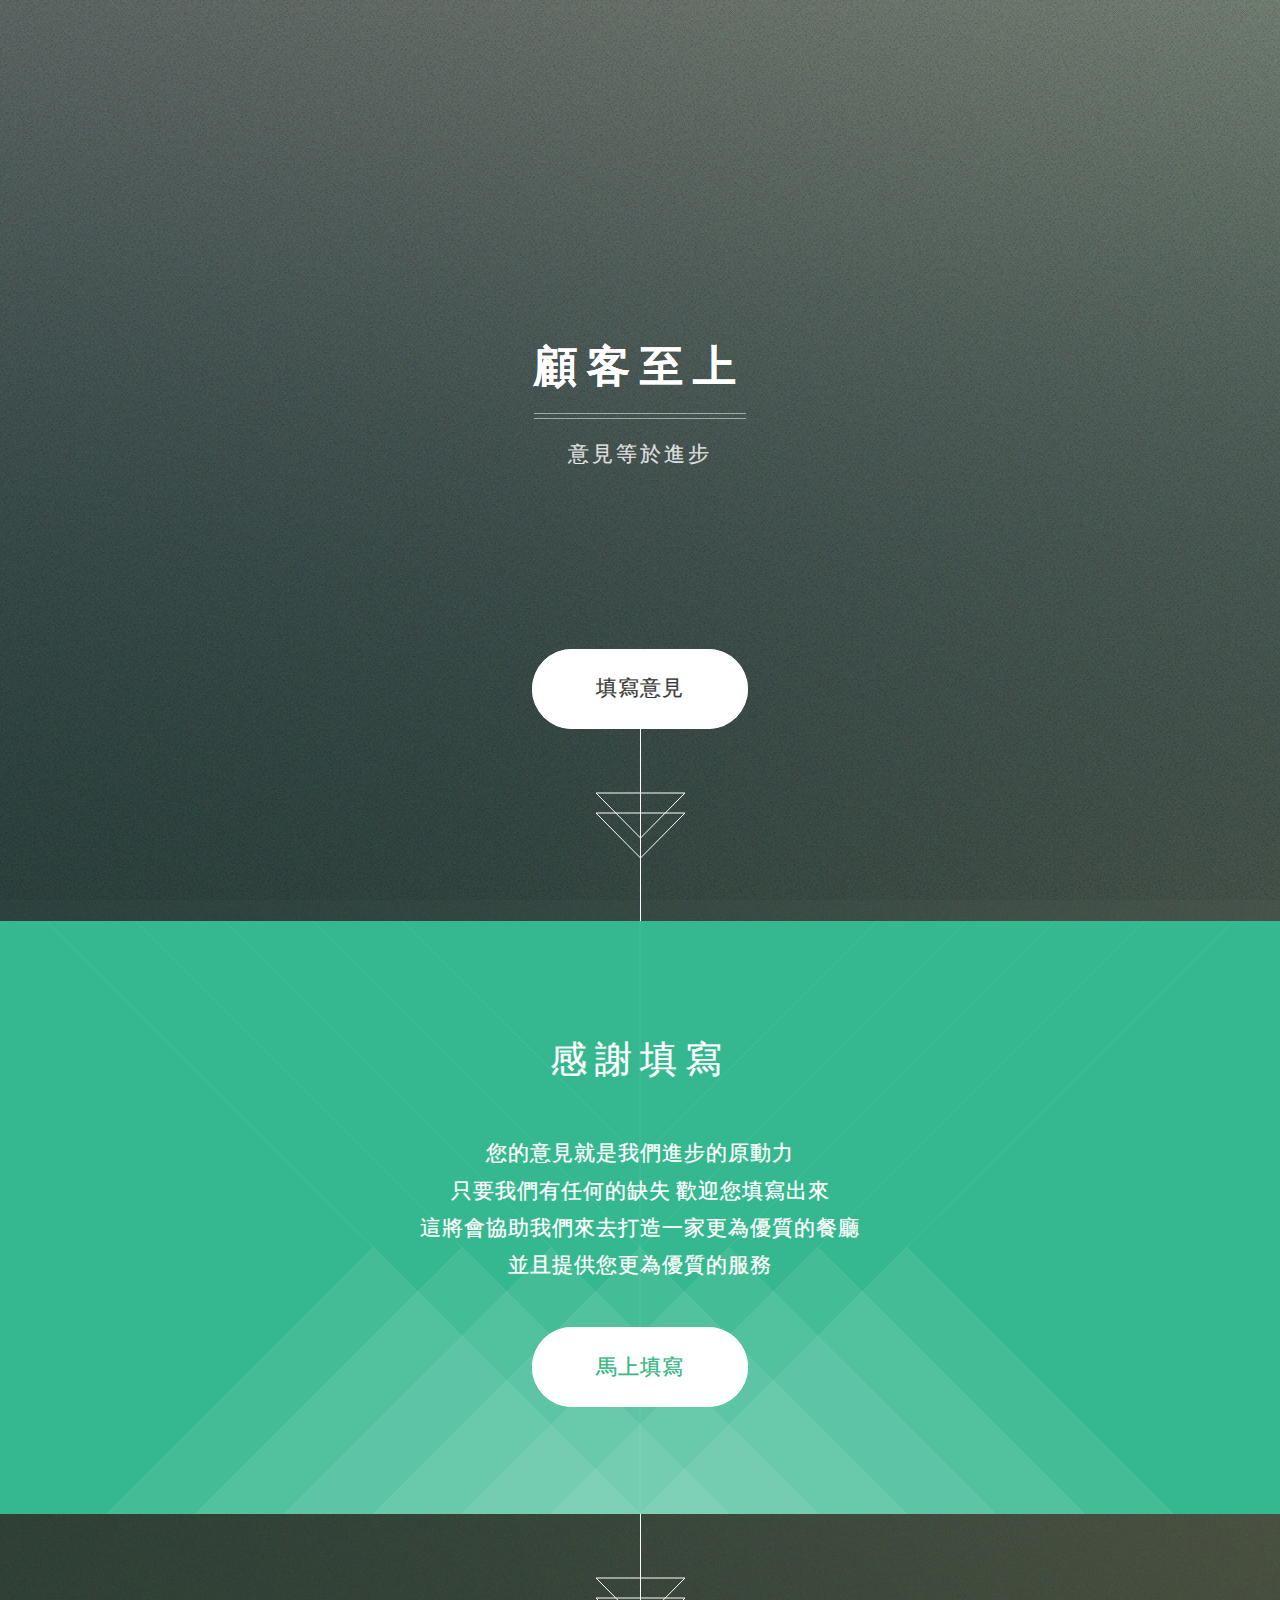
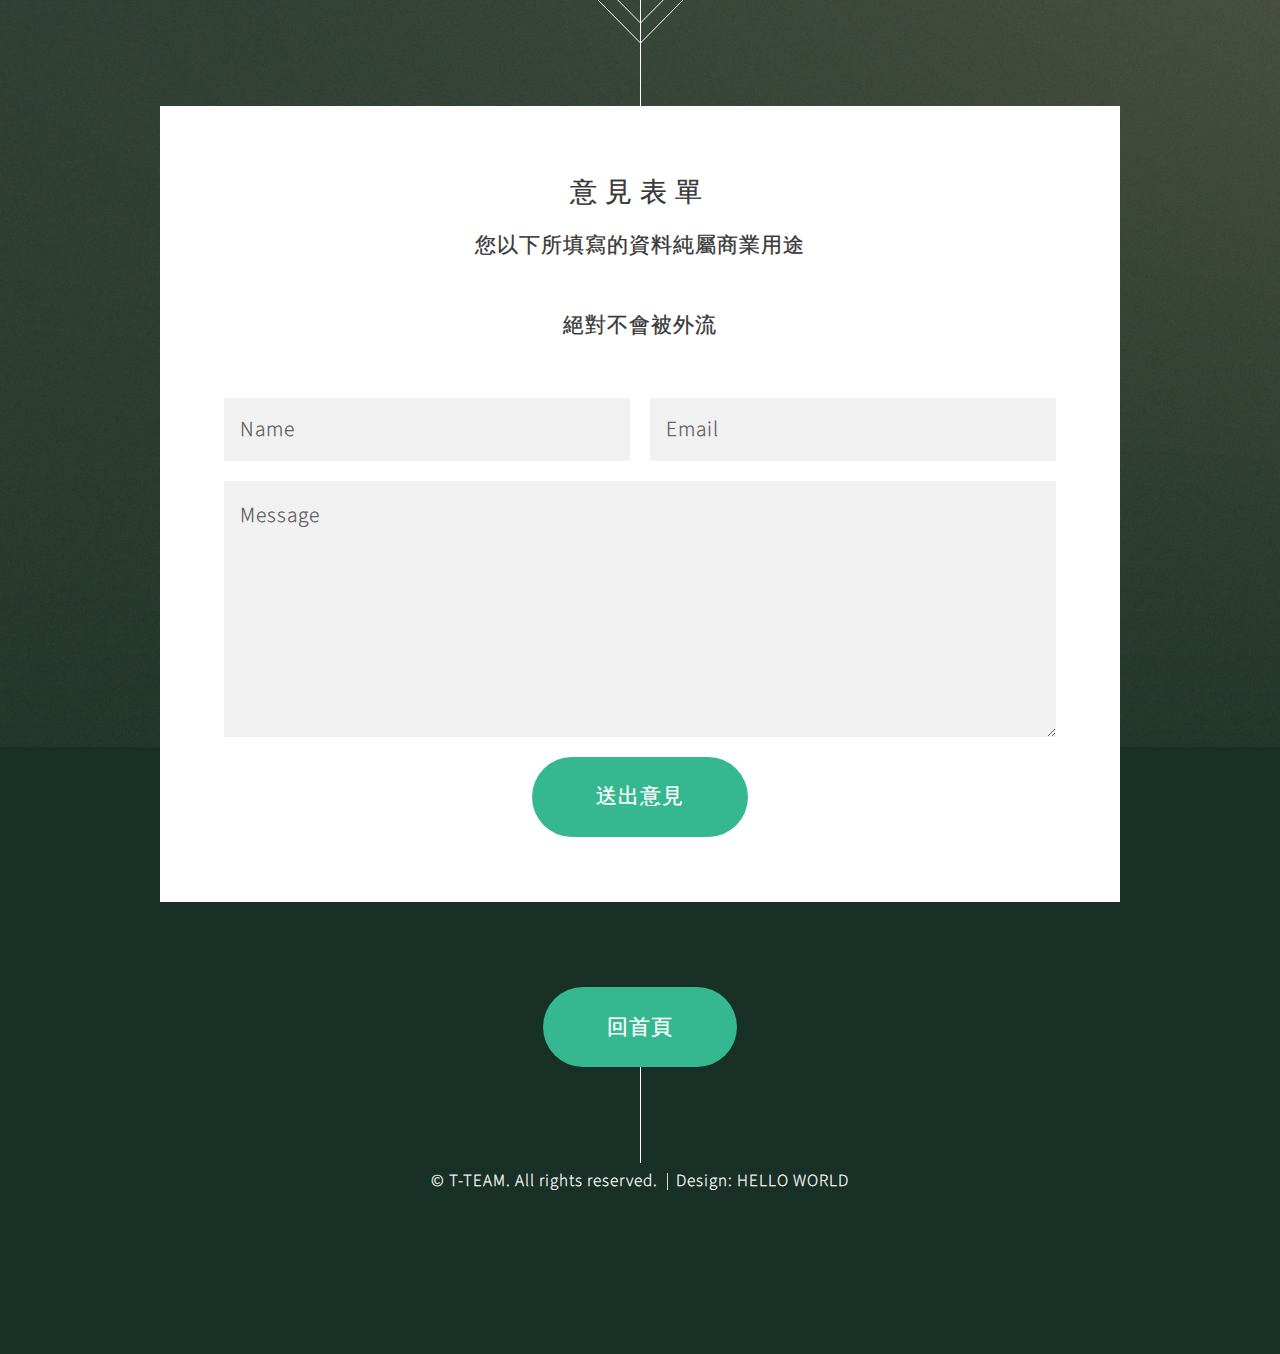
<file: BBQ Renting System/Response.html>
<!DOCTYPE HTML>

<html>

	<head>
	
		<title>意見回饋</title>
		<meta charset="utf-8" />
		<meta name="viewport" content="width=device-width, initial-scale=1" />
		<link rel="stylesheet" href="assets3/css/Response.css" />
		
	</head>
	
	<body>

		<!-- Header -->
			<section id="header">
				<header>
					<h1>顧客至上</h1>
					<p>意見等於進步</p>
				</header>
				<footer>
					<a href="#banner" class="button style2 scrolly-middle">填寫意見</a>
				</footer>
			</section>

		<!-- Banner -->
			<section id="banner">
				<header>
					<h2>感謝填寫</h2>
				</header>
				<p>您的意見就是我們進步的原動力</p><p>只要我們有任何的缺失 歡迎您填寫出來</p><p>這將會協助我們來去打造一家更為優質的餐廳</p><p>並且提供您更為優質的服務</p>
				<footer>
					<a href="#first" class="button style2 scrolly">馬上填寫</a>
				</footer>
			</section>

		<!-- Contact -->
		<section id="first">
			<article class="container box style3">
				<header>
					<h2>意見表單</h2>
					<p>您以下所填寫的資料純屬商業用途</p><p>絕對不會被外流</p>
				</header>
				<form method="post" action="Thank.php">
					<div class="row 50%">
						<div class="6u 12u$(mobile)"><input type="text" class="text" name="name" placeholder="Name" /></div>
						<div class="6u$ 12u$(mobile)"><input type="text" class="text" name="email" placeholder="Email" /></div>
						<div class="12u$">
							<textarea name="message" placeholder="Message"></textarea>
						</div>
						<div class="12u$">
							<ul class="actions">
								<li><input type="submit" value="送出意見" /></li>
							</ul>
						</div>
					</div>
				</form>
			</article>
		</section>
		
		<!-- Go to Home Page -->	
			<section id="last">
				<form method="post" action="Home.html">
					<div class="row 50%">
						<div class="12u$">
							<ul class="actions">
								<footer>
									<input type="submit" value="回首頁" />
								</footer>
							</ul>
						</div>
					</div>
				</form>
			</section>

		<section id="footer">
			<div class="copyright">
				<ul class="menu">
					<li>&copy; T-TEAM. All rights reserved.</li><li>Design: HELLO WORLD</a></li>
				</ul>
			</div>
		</section>

		<!-- Scripts -->
			<script src="assets3/js/jquery.min.js"></script>
			<script src="assets3/js/jquery.scrolly.min.js"></script>
			<script src="assets3/js/jquery.poptrox.min.js"></script>
			<script src="assets3/js/skel.min.js"></script>
			<script src="assets3/js/util.js"></script>
			<script src="assets3/js/main.js"></script>

	</body>
	
</html>
</file>
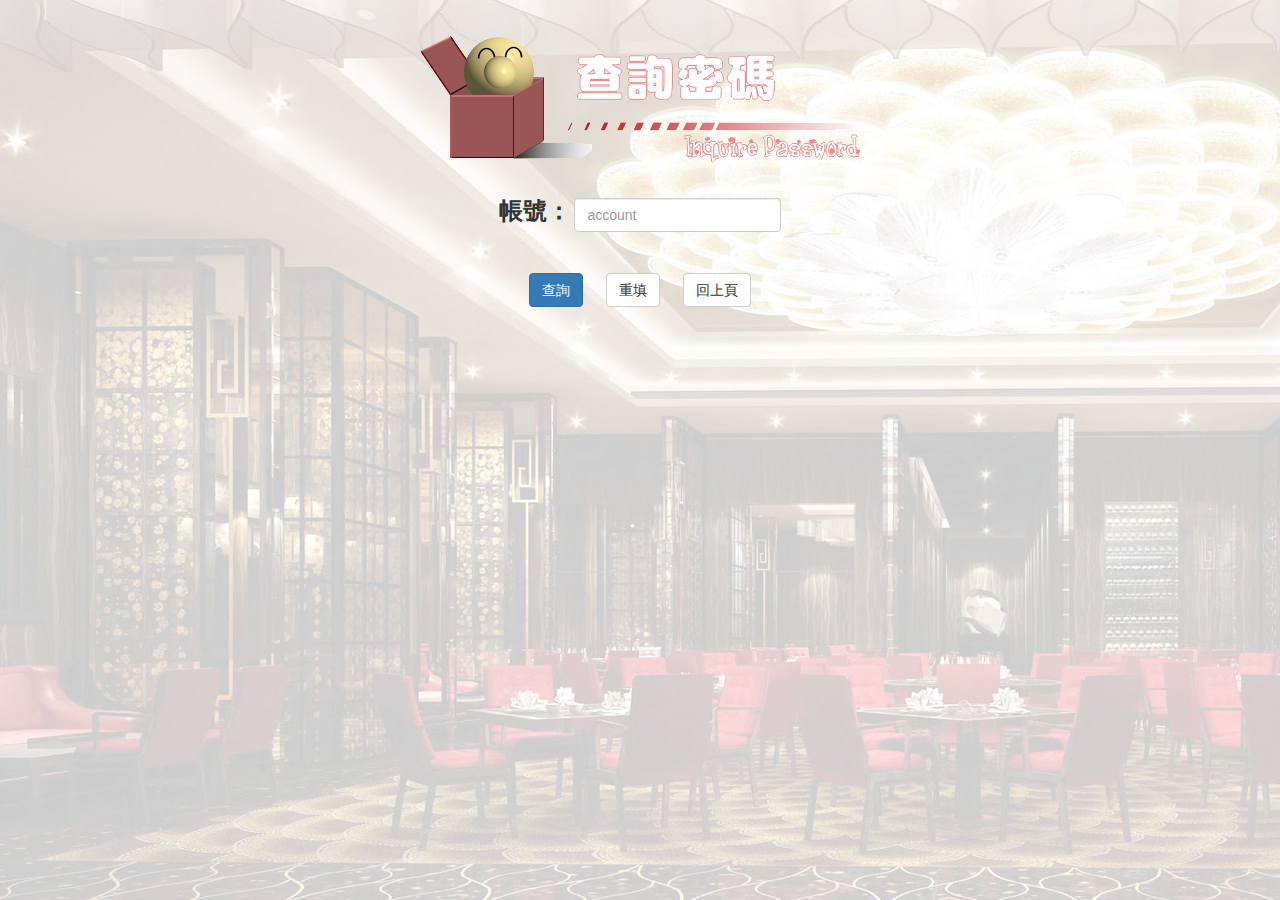
<file: BBQ Renting System/search_pwd.htm>
﻿<!doctype html>
<html>
  <head>
    <meta charset="utf-8">
    <title>查詢密碼</title>
  </head>
  <body>
  <link rel="stylesheet" href="https://maxcdn.bootstrapcdn.com/bootstrap/3.3.7/css/bootstrap.min.css">
  <style type="text/css"> 
	body
	{
		background-color:rgba(255,255,255,0.8);
		background-image: url("restaurant.jpg");
		background-blend-mode: lighten;
		margin-bottom: 100px;
		margin-top: 30px;
		margin-right: 200px;
		margin-left: 200px;
	}
	</style>
    <p align="center"><img src="inquire.png"></p>
    <form class="form-inline" method="post" action="search.php" >
      <table align="center">
		<tr>
			<div class="form-group">
				<td align="center"><label><font size = "5">帳號：</font></label>
				<input type="text" name = "account" class="form-control" placeholder="account" size="20"></td>
			</div>
		</tr>
		<tr>
          <td align="center"> 
			<div class="form-group">
				<div class="col-sm-offset-0 col-sm-20">
					<br><br>
					<button type="submit" class="btn btn-primary">查詢</button>&nbsp;&nbsp;&nbsp;&nbsp;&nbsp;
					<button type="reset" class="btn btn-default">重填</button>&nbsp;&nbsp;&nbsp;&nbsp;&nbsp;
					<button type="button" class="btn btn-default" onClick='location.href="main.php"'>回上頁</button>
				</div>
			</div>
          </td>
		</tr>
      </table>
    </form>
  </body>
</html>
</file>
<file: BBQ Renting System/assets1/css/Home.css>
@import url("font-awesome.min.css");
@import url("https://fonts.googleapis.com/css?family=Roboto:100,300,100italic,300italic");

/*
	Landed by HTML5 UP
	html5up.net | @ajlkn
	Free for personal and commercial use under the CCA 3.0 license (html5up.net/license)
*/

/* Reset */

	html, body, div, span, applet, object, iframe, h1, h2, h3, h4, h5, h6, p, blockquote, pre, a, abbr, acronym, address, big, cite, code, del, dfn, em, img, ins, kbd, q, s, samp, small, strike, strong, sub, sup, tt, var, b, u, i, center, dl, dt, dd, ol, ul, li, fieldset, form, label, legend, table, caption, tbody, tfoot, thead, tr, th, td, article, aside, canvas, details, embed, figure, figcaption, footer, header, hgroup, menu, nav, output, ruby, section, summary, time, mark, audio, video {
		margin: 0;
		padding: 0;
		border: 0;
		font-size: 100%;
		font: inherit;
		vertical-align: baseline;
	}

	article, aside, details, figcaption, figure, footer, header, hgroup, menu, nav, section {
		display: block;
	}

	body {
		line-height: 1;
	}

	ol, ul {
		list-style: none;
	}

	blockquote, q {
		quotes: none;
	}

	blockquote:before, blockquote:after, q:before, q:after {
		content: '';
		content: none;
	}

	table {
		border-collapse: collapse;
		border-spacing: 0;
	}

	body {
		-webkit-text-size-adjust: none;
	}

/* Box Model */

	*, *:before, *:after {
		-moz-box-sizing: border-box;
		-webkit-box-sizing: border-box;
		box-sizing: border-box;
	}

/* Containers */

	.container {
		margin-left: auto;
		margin-right: auto;
	}

	.container.\31 25\25 {
		width: 100%;
		max-width: 87.5em;
		min-width: 70em;
	}

	.container.\37 5\25 {
		width: 52.5em;
	}

	.container.\35 0\25 {
		width: 35em;
	}

	.container.\32 5\25 {
		width: 17.5em;
	}

	.container {
		width: 70em;
	}

	@media screen and (max-width: 1680px) {

		.container.\31 25\25 {
			width: 100%;
			max-width: 87.5em;
			min-width: 70em;
		}

		.container.\37 5\25 {
			width: 52.5em;
		}

		.container.\35 0\25 {
			width: 35em;
		}

		.container.\32 5\25 {
			width: 17.5em;
		}

		.container {
			width: 70em;
		}

	}

	@media screen and (max-width: 1280px) {

		.container.\31 25\25 {
			width: 100%;
			max-width: 112.5%;
			min-width: 90%;
		}

		.container.\37 5\25 {
			width: 67.5%;
		}

		.container.\35 0\25 {
			width: 45%;
		}

		.container.\32 5\25 {
			width: 22.5%;
		}

		.container {
			width: 90%;
		}

	}

	@media screen and (max-width: 980px) {

		.container.\31 25\25 {
			width: 100%;
			max-width: 125%;
			min-width: 100%;
		}

		.container.\37 5\25 {
			width: 75%;
		}

		.container.\35 0\25 {
			width: 50%;
		}

		.container.\32 5\25 {
			width: 25%;
		}

		.container {
			width: 100% !important;
		}

	}

	@media screen and (max-width: 736px) {

		.container.\31 25\25 {
			width: 100%;
			max-width: 125%;
			min-width: 100%;
		}

		.container.\37 5\25 {
			width: 75%;
		}

		.container.\35 0\25 {
			width: 50%;
		}

		.container.\32 5\25 {
			width: 25%;
		}

		.container {
			width: 100% !important;
		}

	}

	@media screen and (max-width: 480px) {

		.container.\31 25\25 {
			width: 100%;
			max-width: 125%;
			min-width: 100%;
		}

		.container.\37 5\25 {
			width: 75%;
		}

		.container.\35 0\25 {
			width: 50%;
		}

		.container.\32 5\25 {
			width: 25%;
		}

		.container {
			width: 100% !important;
		}

	}

/* Grid */

	.row {
		border-bottom: solid 1px transparent;
		-moz-box-sizing: border-box;
		-webkit-box-sizing: border-box;
		box-sizing: border-box;
	}

	.row > * {
		float: left;
		-moz-box-sizing: border-box;
		-webkit-box-sizing: border-box;
		box-sizing: border-box;
	}

	.row:after, .row:before {
		content: '';
		display: block;
		clear: both;
		height: 0;
	}

	.row.uniform > * > :first-child {
		margin-top: 0;
	}

	.row.uniform > * > :last-child {
		margin-bottom: 0;
	}

	.row.\30 \25 > * {
		padding: 0 0 0 0em;
	}

	.row.\30 \25 {
		margin: 0 0 -1px 0em;
	}

	.row.uniform.\30 \25 > * {
		padding: 0em 0 0 0em;
	}

	.row.uniform.\30 \25 {
		margin: 0em 0 -1px 0em;
	}

	.row > * {
		padding: 0 0 0 2.5em;
	}

	.row {
		margin: 0 0 -1px -2.5em;
	}

	.row.uniform > * {
		padding: 2.5em 0 0 2.5em;
	}

	.row.uniform {
		margin: -2.5em 0 -1px -2.5em;
	}

	.row.\32 00\25 > * {
		padding: 0 0 0 5em;
	}

	.row.\32 00\25 {
		margin: 0 0 -1px -5em;
	}

	.row.uniform.\32 00\25 > * {
		padding: 5em 0 0 5em;
	}

	.row.uniform.\32 00\25 {
		margin: -5em 0 -1px -5em;
	}

	.row.\31 50\25 > * {
		padding: 0 0 0 3.75em;
	}

	.row.\31 50\25 {
		margin: 0 0 -1px -3.75em;
	}

	.row.uniform.\31 50\25 > * {
		padding: 3.75em 0 0 3.75em;
	}

	.row.uniform.\31 50\25 {
		margin: -3.75em 0 -1px -3.75em;
	}

	.row.\35 0\25 > * {
		padding: 0 0 0 1.25em;
	}

	.row.\35 0\25 {
		margin: 0 0 -1px -1.25em;
	}

	.row.uniform.\35 0\25 > * {
		padding: 1.25em 0 0 1.25em;
	}

	.row.uniform.\35 0\25 {
		margin: -1.25em 0 -1px -1.25em;
	}

	.row.\32 5\25 > * {
		padding: 0 0 0 0.625em;
	}

	.row.\32 5\25 {
		margin: 0 0 -1px -0.625em;
	}

	.row.uniform.\32 5\25 > * {
		padding: 0.625em 0 0 0.625em;
	}

	.row.uniform.\32 5\25 {
		margin: -0.625em 0 -1px -0.625em;
	}

	.\31 2u, .\31 2u\24 {
		width: 100%;
		clear: none;
		margin-left: 0;
	}

	.\31 1u, .\31 1u\24 {
		width: 91.6666666667%;
		clear: none;
		margin-left: 0;
	}

	.\31 0u, .\31 0u\24 {
		width: 83.3333333333%;
		clear: none;
		margin-left: 0;
	}

	.\39 u, .\39 u\24 {
		width: 75%;
		clear: none;
		margin-left: 0;
	}

	.\38 u, .\38 u\24 {
		width: 66.6666666667%;
		clear: none;
		margin-left: 0;
	}

	.\37 u, .\37 u\24 {
		width: 58.3333333333%;
		clear: none;
		margin-left: 0;
	}

	.\36 u, .\36 u\24 {
		width: 50%;
		clear: none;
		margin-left: 0;
	}

	.\35 u, .\35 u\24 {
		width: 41.6666666667%;
		clear: none;
		margin-left: 0;
	}

	.\34 u, .\34 u\24 {
		width: 33.3333333333%;
		clear: none;
		margin-left: 0;
	}

	.\33 u, .\33 u\24 {
		width: 25%;
		clear: none;
		margin-left: 0;
	}

	.\32 u, .\32 u\24 {
		width: 16.6666666667%;
		clear: none;
		margin-left: 0;
	}

	.\31 u, .\31 u\24 {
		width: 8.3333333333%;
		clear: none;
		margin-left: 0;
	}

	.\31 2u\24 + *,
	.\31 1u\24 + *,
	.\31 0u\24 + *,
	.\39 u\24 + *,
	.\38 u\24 + *,
	.\37 u\24 + *,
	.\36 u\24 + *,
	.\35 u\24 + *,
	.\34 u\24 + *,
	.\33 u\24 + *,
	.\32 u\24 + *,
	.\31 u\24 + * {
		clear: left;
	}

	.\-11u {
		margin-left: 91.66667%;
	}

	.\-10u {
		margin-left: 83.33333%;
	}

	.\-9u {
		margin-left: 75%;
	}

	.\-8u {
		margin-left: 66.66667%;
	}

	.\-7u {
		margin-left: 58.33333%;
	}

	.\-6u {
		margin-left: 50%;
	}

	.\-5u {
		margin-left: 41.66667%;
	}

	.\-4u {
		margin-left: 33.33333%;
	}

	.\-3u {
		margin-left: 25%;
	}

	.\-2u {
		margin-left: 16.66667%;
	}

	.\-1u {
		margin-left: 8.33333%;
	}

	@media screen and (max-width: 1680px) {

		.row > * {
			padding: 0 0 0 2.5em;
		}

		.row {
			margin: 0 0 -1px -2.5em;
		}

		.row.uniform > * {
			padding: 2.5em 0 0 2.5em;
		}

		.row.uniform {
			margin: -2.5em 0 -1px -2.5em;
		}

		.row.\32 00\25 > * {
			padding: 0 0 0 5em;
		}

		.row.\32 00\25 {
			margin: 0 0 -1px -5em;
		}

		.row.uniform.\32 00\25 > * {
			padding: 5em 0 0 5em;
		}

		.row.uniform.\32 00\25 {
			margin: -5em 0 -1px -5em;
		}

		.row.\31 50\25 > * {
			padding: 0 0 0 3.75em;
		}

		.row.\31 50\25 {
			margin: 0 0 -1px -3.75em;
		}

		.row.uniform.\31 50\25 > * {
			padding: 3.75em 0 0 3.75em;
		}

		.row.uniform.\31 50\25 {
			margin: -3.75em 0 -1px -3.75em;
		}

		.row.\35 0\25 > * {
			padding: 0 0 0 1.25em;
		}

		.row.\35 0\25 {
			margin: 0 0 -1px -1.25em;
		}

		.row.uniform.\35 0\25 > * {
			padding: 1.25em 0 0 1.25em;
		}

		.row.uniform.\35 0\25 {
			margin: -1.25em 0 -1px -1.25em;
		}

		.row.\32 5\25 > * {
			padding: 0 0 0 0.625em;
		}

		.row.\32 5\25 {
			margin: 0 0 -1px -0.625em;
		}

		.row.uniform.\32 5\25 > * {
			padding: 0.625em 0 0 0.625em;
		}

		.row.uniform.\32 5\25 {
			margin: -0.625em 0 -1px -0.625em;
		}

		.\31 2u\28xlarge\29, .\31 2u\24\28xlarge\29 {
			width: 100%;
			clear: none;
			margin-left: 0;
		}

		.\31 1u\28xlarge\29, .\31 1u\24\28xlarge\29 {
			width: 91.6666666667%;
			clear: none;
			margin-left: 0;
		}

		.\31 0u\28xlarge\29, .\31 0u\24\28xlarge\29 {
			width: 83.3333333333%;
			clear: none;
			margin-left: 0;
		}

		.\39 u\28xlarge\29, .\39 u\24\28xlarge\29 {
			width: 75%;
			clear: none;
			margin-left: 0;
		}

		.\38 u\28xlarge\29, .\38 u\24\28xlarge\29 {
			width: 66.6666666667%;
			clear: none;
			margin-left: 0;
		}

		.\37 u\28xlarge\29, .\37 u\24\28xlarge\29 {
			width: 58.3333333333%;
			clear: none;
			margin-left: 0;
		}

		.\36 u\28xlarge\29, .\36 u\24\28xlarge\29 {
			width: 50%;
			clear: none;
			margin-left: 0;
		}

		.\35 u\28xlarge\29, .\35 u\24\28xlarge\29 {
			width: 41.6666666667%;
			clear: none;
			margin-left: 0;
		}

		.\34 u\28xlarge\29, .\34 u\24\28xlarge\29 {
			width: 33.3333333333%;
			clear: none;
			margin-left: 0;
		}

		.\33 u\28xlarge\29, .\33 u\24\28xlarge\29 {
			width: 25%;
			clear: none;
			margin-left: 0;
		}

		.\32 u\28xlarge\29, .\32 u\24\28xlarge\29 {
			width: 16.6666666667%;
			clear: none;
			margin-left: 0;
		}

		.\31 u\28xlarge\29, .\31 u\24\28xlarge\29 {
			width: 8.3333333333%;
			clear: none;
			margin-left: 0;
		}

		.\31 2u\24\28xlarge\29 + *,
		.\31 1u\24\28xlarge\29 + *,
		.\31 0u\24\28xlarge\29 + *,
		.\39 u\24\28xlarge\29 + *,
		.\38 u\24\28xlarge\29 + *,
		.\37 u\24\28xlarge\29 + *,
		.\36 u\24\28xlarge\29 + *,
		.\35 u\24\28xlarge\29 + *,
		.\34 u\24\28xlarge\29 + *,
		.\33 u\24\28xlarge\29 + *,
		.\32 u\24\28xlarge\29 + *,
		.\31 u\24\28xlarge\29 + * {
			clear: left;
		}

		.\-11u\28xlarge\29 {
			margin-left: 91.66667%;
		}

		.\-10u\28xlarge\29 {
			margin-left: 83.33333%;
		}

		.\-9u\28xlarge\29 {
			margin-left: 75%;
		}

		.\-8u\28xlarge\29 {
			margin-left: 66.66667%;
		}

		.\-7u\28xlarge\29 {
			margin-left: 58.33333%;
		}

		.\-6u\28xlarge\29 {
			margin-left: 50%;
		}

		.\-5u\28xlarge\29 {
			margin-left: 41.66667%;
		}

		.\-4u\28xlarge\29 {
			margin-left: 33.33333%;
		}

		.\-3u\28xlarge\29 {
			margin-left: 25%;
		}

		.\-2u\28xlarge\29 {
			margin-left: 16.66667%;
		}

		.\-1u\28xlarge\29 {
			margin-left: 8.33333%;
		}

	}

	@media screen and (max-width: 1280px) {

		.row > * {
			padding: 0 0 0 2.5em;
		}

		.row {
			margin: 0 0 -1px -2.5em;
		}

		.row.uniform > * {
			padding: 2.5em 0 0 2.5em;
		}

		.row.uniform {
			margin: -2.5em 0 -1px -2.5em;
		}

		.row.\32 00\25 > * {
			padding: 0 0 0 5em;
		}

		.row.\32 00\25 {
			margin: 0 0 -1px -5em;
		}

		.row.uniform.\32 00\25 > * {
			padding: 5em 0 0 5em;
		}

		.row.uniform.\32 00\25 {
			margin: -5em 0 -1px -5em;
		}

		.row.\31 50\25 > * {
			padding: 0 0 0 3.75em;
		}

		.row.\31 50\25 {
			margin: 0 0 -1px -3.75em;
		}

		.row.uniform.\31 50\25 > * {
			padding: 3.75em 0 0 3.75em;
		}

		.row.uniform.\31 50\25 {
			margin: -3.75em 0 -1px -3.75em;
		}

		.row.\35 0\25 > * {
			padding: 0 0 0 1.25em;
		}

		.row.\35 0\25 {
			margin: 0 0 -1px -1.25em;
		}

		.row.uniform.\35 0\25 > * {
			padding: 1.25em 0 0 1.25em;
		}

		.row.uniform.\35 0\25 {
			margin: -1.25em 0 -1px -1.25em;
		}

		.row.\32 5\25 > * {
			padding: 0 0 0 0.625em;
		}

		.row.\32 5\25 {
			margin: 0 0 -1px -0.625em;
		}

		.row.uniform.\32 5\25 > * {
			padding: 0.625em 0 0 0.625em;
		}

		.row.uniform.\32 5\25 {
			margin: -0.625em 0 -1px -0.625em;
		}

		.\31 2u\28large\29, .\31 2u\24\28large\29 {
			width: 100%;
			clear: none;
			margin-left: 0;
		}

		.\31 1u\28large\29, .\31 1u\24\28large\29 {
			width: 91.6666666667%;
			clear: none;
			margin-left: 0;
		}

		.\31 0u\28large\29, .\31 0u\24\28large\29 {
			width: 83.3333333333%;
			clear: none;
			margin-left: 0;
		}

		.\39 u\28large\29, .\39 u\24\28large\29 {
			width: 75%;
			clear: none;
			margin-left: 0;
		}

		.\38 u\28large\29, .\38 u\24\28large\29 {
			width: 66.6666666667%;
			clear: none;
			margin-left: 0;
		}

		.\37 u\28large\29, .\37 u\24\28large\29 {
			width: 58.3333333333%;
			clear: none;
			margin-left: 0;
		}

		.\36 u\28large\29, .\36 u\24\28large\29 {
			width: 50%;
			clear: none;
			margin-left: 0;
		}

		.\35 u\28large\29, .\35 u\24\28large\29 {
			width: 41.6666666667%;
			clear: none;
			margin-left: 0;
		}

		.\34 u\28large\29, .\34 u\24\28large\29 {
			width: 33.3333333333%;
			clear: none;
			margin-left: 0;
		}

		.\33 u\28large\29, .\33 u\24\28large\29 {
			width: 25%;
			clear: none;
			margin-left: 0;
		}

		.\32 u\28large\29, .\32 u\24\28large\29 {
			width: 16.6666666667%;
			clear: none;
			margin-left: 0;
		}

		.\31 u\28large\29, .\31 u\24\28large\29 {
			width: 8.3333333333%;
			clear: none;
			margin-left: 0;
		}

		.\31 2u\24\28large\29 + *,
		.\31 1u\24\28large\29 + *,
		.\31 0u\24\28large\29 + *,
		.\39 u\24\28large\29 + *,
		.\38 u\24\28large\29 + *,
		.\37 u\24\28large\29 + *,
		.\36 u\24\28large\29 + *,
		.\35 u\24\28large\29 + *,
		.\34 u\24\28large\29 + *,
		.\33 u\24\28large\29 + *,
		.\32 u\24\28large\29 + *,
		.\31 u\24\28large\29 + * {
			clear: left;
		}

		.\-11u\28large\29 {
			margin-left: 91.66667%;
		}

		.\-10u\28large\29 {
			margin-left: 83.33333%;
		}

		.\-9u\28large\29 {
			margin-left: 75%;
		}

		.\-8u\28large\29 {
			margin-left: 66.66667%;
		}

		.\-7u\28large\29 {
			margin-left: 58.33333%;
		}

		.\-6u\28large\29 {
			margin-left: 50%;
		}

		.\-5u\28large\29 {
			margin-left: 41.66667%;
		}

		.\-4u\28large\29 {
			margin-left: 33.33333%;
		}

		.\-3u\28large\29 {
			margin-left: 25%;
		}

		.\-2u\28large\29 {
			margin-left: 16.66667%;
		}

		.\-1u\28large\29 {
			margin-left: 8.33333%;
		}

	}

	@media screen and (max-width: 980px) {

		.row > * {
			padding: 0 0 0 2.5em;
		}

		.row {
			margin: 0 0 -1px -2.5em;
		}

		.row.uniform > * {
			padding: 2.5em 0 0 2.5em;
		}

		.row.uniform {
			margin: -2.5em 0 -1px -2.5em;
		}

		.row.\32 00\25 > * {
			padding: 0 0 0 5em;
		}

		.row.\32 00\25 {
			margin: 0 0 -1px -5em;
		}

		.row.uniform.\32 00\25 > * {
			padding: 5em 0 0 5em;
		}

		.row.uniform.\32 00\25 {
			margin: -5em 0 -1px -5em;
		}

		.row.\31 50\25 > * {
			padding: 0 0 0 3.75em;
		}

		.row.\31 50\25 {
			margin: 0 0 -1px -3.75em;
		}

		.row.uniform.\31 50\25 > * {
			padding: 3.75em 0 0 3.75em;
		}

		.row.uniform.\31 50\25 {
			margin: -3.75em 0 -1px -3.75em;
		}

		.row.\35 0\25 > * {
			padding: 0 0 0 1.25em;
		}

		.row.\35 0\25 {
			margin: 0 0 -1px -1.25em;
		}

		.row.uniform.\35 0\25 > * {
			padding: 1.25em 0 0 1.25em;
		}

		.row.uniform.\35 0\25 {
			margin: -1.25em 0 -1px -1.25em;
		}

		.row.\32 5\25 > * {
			padding: 0 0 0 0.625em;
		}

		.row.\32 5\25 {
			margin: 0 0 -1px -0.625em;
		}

		.row.uniform.\32 5\25 > * {
			padding: 0.625em 0 0 0.625em;
		}

		.row.uniform.\32 5\25 {
			margin: -0.625em 0 -1px -0.625em;
		}

		.\31 2u\28medium\29, .\31 2u\24\28medium\29 {
			width: 100%;
			clear: none;
			margin-left: 0;
		}

		.\31 1u\28medium\29, .\31 1u\24\28medium\29 {
			width: 91.6666666667%;
			clear: none;
			margin-left: 0;
		}

		.\31 0u\28medium\29, .\31 0u\24\28medium\29 {
			width: 83.3333333333%;
			clear: none;
			margin-left: 0;
		}

		.\39 u\28medium\29, .\39 u\24\28medium\29 {
			width: 75%;
			clear: none;
			margin-left: 0;
		}

		.\38 u\28medium\29, .\38 u\24\28medium\29 {
			width: 66.6666666667%;
			clear: none;
			margin-left: 0;
		}

		.\37 u\28medium\29, .\37 u\24\28medium\29 {
			width: 58.3333333333%;
			clear: none;
			margin-left: 0;
		}

		.\36 u\28medium\29, .\36 u\24\28medium\29 {
			width: 50%;
			clear: none;
			margin-left: 0;
		}

		.\35 u\28medium\29, .\35 u\24\28medium\29 {
			width: 41.6666666667%;
			clear: none;
			margin-left: 0;
		}

		.\34 u\28medium\29, .\34 u\24\28medium\29 {
			width: 33.3333333333%;
			clear: none;
			margin-left: 0;
		}

		.\33 u\28medium\29, .\33 u\24\28medium\29 {
			width: 25%;
			clear: none;
			margin-left: 0;
		}

		.\32 u\28medium\29, .\32 u\24\28medium\29 {
			width: 16.6666666667%;
			clear: none;
			margin-left: 0;
		}

		.\31 u\28medium\29, .\31 u\24\28medium\29 {
			width: 8.3333333333%;
			clear: none;
			margin-left: 0;
		}

		.\31 2u\24\28medium\29 + *,
		.\31 1u\24\28medium\29 + *,
		.\31 0u\24\28medium\29 + *,
		.\39 u\24\28medium\29 + *,
		.\38 u\24\28medium\29 + *,
		.\37 u\24\28medium\29 + *,
		.\36 u\24\28medium\29 + *,
		.\35 u\24\28medium\29 + *,
		.\34 u\24\28medium\29 + *,
		.\33 u\24\28medium\29 + *,
		.\32 u\24\28medium\29 + *,
		.\31 u\24\28medium\29 + * {
			clear: left;
		}

		.\-11u\28medium\29 {
			margin-left: 91.66667%;
		}

		.\-10u\28medium\29 {
			margin-left: 83.33333%;
		}

		.\-9u\28medium\29 {
			margin-left: 75%;
		}

		.\-8u\28medium\29 {
			margin-left: 66.66667%;
		}

		.\-7u\28medium\29 {
			margin-left: 58.33333%;
		}

		.\-6u\28medium\29 {
			margin-left: 50%;
		}

		.\-5u\28medium\29 {
			margin-left: 41.66667%;
		}

		.\-4u\28medium\29 {
			margin-left: 33.33333%;
		}

		.\-3u\28medium\29 {
			margin-left: 25%;
		}

		.\-2u\28medium\29 {
			margin-left: 16.66667%;
		}

		.\-1u\28medium\29 {
			margin-left: 8.33333%;
		}

	}

	@media screen and (max-width: 736px) {

		.row > * {
			padding: 0 0 0 2.5em;
		}

		.row {
			margin: 0 0 -1px -2.5em;
		}

		.row.uniform > * {
			padding: 2.5em 0 0 2.5em;
		}

		.row.uniform {
			margin: -2.5em 0 -1px -2.5em;
		}

		.row.\32 00\25 > * {
			padding: 0 0 0 5em;
		}

		.row.\32 00\25 {
			margin: 0 0 -1px -5em;
		}

		.row.uniform.\32 00\25 > * {
			padding: 5em 0 0 5em;
		}

		.row.uniform.\32 00\25 {
			margin: -5em 0 -1px -5em;
		}

		.row.\31 50\25 > * {
			padding: 0 0 0 3.75em;
		}

		.row.\31 50\25 {
			margin: 0 0 -1px -3.75em;
		}

		.row.uniform.\31 50\25 > * {
			padding: 3.75em 0 0 3.75em;
		}

		.row.uniform.\31 50\25 {
			margin: -3.75em 0 -1px -3.75em;
		}

		.row.\35 0\25 > * {
			padding: 0 0 0 1.25em;
		}

		.row.\35 0\25 {
			margin: 0 0 -1px -1.25em;
		}

		.row.uniform.\35 0\25 > * {
			padding: 1.25em 0 0 1.25em;
		}

		.row.uniform.\35 0\25 {
			margin: -1.25em 0 -1px -1.25em;
		}

		.row.\32 5\25 > * {
			padding: 0 0 0 0.625em;
		}

		.row.\32 5\25 {
			margin: 0 0 -1px -0.625em;
		}

		.row.uniform.\32 5\25 > * {
			padding: 0.625em 0 0 0.625em;
		}

		.row.uniform.\32 5\25 {
			margin: -0.625em 0 -1px -0.625em;
		}

		.\31 2u\28small\29, .\31 2u\24\28small\29 {
			width: 100%;
			clear: none;
			margin-left: 0;
		}

		.\31 1u\28small\29, .\31 1u\24\28small\29 {
			width: 91.6666666667%;
			clear: none;
			margin-left: 0;
		}

		.\31 0u\28small\29, .\31 0u\24\28small\29 {
			width: 83.3333333333%;
			clear: none;
			margin-left: 0;
		}

		.\39 u\28small\29, .\39 u\24\28small\29 {
			width: 75%;
			clear: none;
			margin-left: 0;
		}

		.\38 u\28small\29, .\38 u\24\28small\29 {
			width: 66.6666666667%;
			clear: none;
			margin-left: 0;
		}

		.\37 u\28small\29, .\37 u\24\28small\29 {
			width: 58.3333333333%;
			clear: none;
			margin-left: 0;
		}

		.\36 u\28small\29, .\36 u\24\28small\29 {
			width: 50%;
			clear: none;
			margin-left: 0;
		}

		.\35 u\28small\29, .\35 u\24\28small\29 {
			width: 41.6666666667%;
			clear: none;
			margin-left: 0;
		}

		.\34 u\28small\29, .\34 u\24\28small\29 {
			width: 33.3333333333%;
			clear: none;
			margin-left: 0;
		}

		.\33 u\28small\29, .\33 u\24\28small\29 {
			width: 25%;
			clear: none;
			margin-left: 0;
		}

		.\32 u\28small\29, .\32 u\24\28small\29 {
			width: 16.6666666667%;
			clear: none;
			margin-left: 0;
		}

		.\31 u\28small\29, .\31 u\24\28small\29 {
			width: 8.3333333333%;
			clear: none;
			margin-left: 0;
		}

		.\31 2u\24\28small\29 + *,
		.\31 1u\24\28small\29 + *,
		.\31 0u\24\28small\29 + *,
		.\39 u\24\28small\29 + *,
		.\38 u\24\28small\29 + *,
		.\37 u\24\28small\29 + *,
		.\36 u\24\28small\29 + *,
		.\35 u\24\28small\29 + *,
		.\34 u\24\28small\29 + *,
		.\33 u\24\28small\29 + *,
		.\32 u\24\28small\29 + *,
		.\31 u\24\28small\29 + * {
			clear: left;
		}

		.\-11u\28small\29 {
			margin-left: 91.66667%;
		}

		.\-10u\28small\29 {
			margin-left: 83.33333%;
		}

		.\-9u\28small\29 {
			margin-left: 75%;
		}

		.\-8u\28small\29 {
			margin-left: 66.66667%;
		}

		.\-7u\28small\29 {
			margin-left: 58.33333%;
		}

		.\-6u\28small\29 {
			margin-left: 50%;
		}

		.\-5u\28small\29 {
			margin-left: 41.66667%;
		}

		.\-4u\28small\29 {
			margin-left: 33.33333%;
		}

		.\-3u\28small\29 {
			margin-left: 25%;
		}

		.\-2u\28small\29 {
			margin-left: 16.66667%;
		}

		.\-1u\28small\29 {
			margin-left: 8.33333%;
		}

	}

	@media screen and (max-width: 480px) {

		.row > * {
			padding: 0 0 0 2.5em;
		}

		.row {
			margin: 0 0 -1px -2.5em;
		}

		.row.uniform > * {
			padding: 2.5em 0 0 2.5em;
		}

		.row.uniform {
			margin: -2.5em 0 -1px -2.5em;
		}

		.row.\32 00\25 > * {
			padding: 0 0 0 5em;
		}

		.row.\32 00\25 {
			margin: 0 0 -1px -5em;
		}

		.row.uniform.\32 00\25 > * {
			padding: 5em 0 0 5em;
		}

		.row.uniform.\32 00\25 {
			margin: -5em 0 -1px -5em;
		}

		.row.\31 50\25 > * {
			padding: 0 0 0 3.75em;
		}

		.row.\31 50\25 {
			margin: 0 0 -1px -3.75em;
		}

		.row.uniform.\31 50\25 > * {
			padding: 3.75em 0 0 3.75em;
		}

		.row.uniform.\31 50\25 {
			margin: -3.75em 0 -1px -3.75em;
		}

		.row.\35 0\25 > * {
			padding: 0 0 0 1.25em;
		}

		.row.\35 0\25 {
			margin: 0 0 -1px -1.25em;
		}

		.row.uniform.\35 0\25 > * {
			padding: 1.25em 0 0 1.25em;
		}

		.row.uniform.\35 0\25 {
			margin: -1.25em 0 -1px -1.25em;
		}

		.row.\32 5\25 > * {
			padding: 0 0 0 0.625em;
		}

		.row.\32 5\25 {
			margin: 0 0 -1px -0.625em;
		}

		.row.uniform.\32 5\25 > * {
			padding: 0.625em 0 0 0.625em;
		}

		.row.uniform.\32 5\25 {
			margin: -0.625em 0 -1px -0.625em;
		}

		.\31 2u\28xsmall\29, .\31 2u\24\28xsmall\29 {
			width: 100%;
			clear: none;
			margin-left: 0;
		}

		.\31 1u\28xsmall\29, .\31 1u\24\28xsmall\29 {
			width: 91.6666666667%;
			clear: none;
			margin-left: 0;
		}

		.\31 0u\28xsmall\29, .\31 0u\24\28xsmall\29 {
			width: 83.3333333333%;
			clear: none;
			margin-left: 0;
		}

		.\39 u\28xsmall\29, .\39 u\24\28xsmall\29 {
			width: 75%;
			clear: none;
			margin-left: 0;
		}

		.\38 u\28xsmall\29, .\38 u\24\28xsmall\29 {
			width: 66.6666666667%;
			clear: none;
			margin-left: 0;
		}

		.\37 u\28xsmall\29, .\37 u\24\28xsmall\29 {
			width: 58.3333333333%;
			clear: none;
			margin-left: 0;
		}

		.\36 u\28xsmall\29, .\36 u\24\28xsmall\29 {
			width: 50%;
			clear: none;
			margin-left: 0;
		}

		.\35 u\28xsmall\29, .\35 u\24\28xsmall\29 {
			width: 41.6666666667%;
			clear: none;
			margin-left: 0;
		}

		.\34 u\28xsmall\29, .\34 u\24\28xsmall\29 {
			width: 33.3333333333%;
			clear: none;
			margin-left: 0;
		}

		.\33 u\28xsmall\29, .\33 u\24\28xsmall\29 {
			width: 25%;
			clear: none;
			margin-left: 0;
		}

		.\32 u\28xsmall\29, .\32 u\24\28xsmall\29 {
			width: 16.6666666667%;
			clear: none;
			margin-left: 0;
		}

		.\31 u\28xsmall\29, .\31 u\24\28xsmall\29 {
			width: 8.3333333333%;
			clear: none;
			margin-left: 0;
		}

		.\31 2u\24\28xsmall\29 + *,
		.\31 1u\24\28xsmall\29 + *,
		.\31 0u\24\28xsmall\29 + *,
		.\39 u\24\28xsmall\29 + *,
		.\38 u\24\28xsmall\29 + *,
		.\37 u\24\28xsmall\29 + *,
		.\36 u\24\28xsmall\29 + *,
		.\35 u\24\28xsmall\29 + *,
		.\34 u\24\28xsmall\29 + *,
		.\33 u\24\28xsmall\29 + *,
		.\32 u\24\28xsmall\29 + *,
		.\31 u\24\28xsmall\29 + * {
			clear: left;
		}

		.\-11u\28xsmall\29 {
			margin-left: 91.66667%;
		}

		.\-10u\28xsmall\29 {
			margin-left: 83.33333%;
		}

		.\-9u\28xsmall\29 {
			margin-left: 75%;
		}

		.\-8u\28xsmall\29 {
			margin-left: 66.66667%;
		}

		.\-7u\28xsmall\29 {
			margin-left: 58.33333%;
		}

		.\-6u\28xsmall\29 {
			margin-left: 50%;
		}

		.\-5u\28xsmall\29 {
			margin-left: 41.66667%;
		}

		.\-4u\28xsmall\29 {
			margin-left: 33.33333%;
		}

		.\-3u\28xsmall\29 {
			margin-left: 25%;
		}

		.\-2u\28xsmall\29 {
			margin-left: 16.66667%;
		}

		.\-1u\28xsmall\29 {
			margin-left: 8.33333%;
		}

	}

/* Basic */

	html, body {
		background: #1c1d26;
	}

	body.is-loading *, body.is-loading *:before, body.is-loading *:after {
		-moz-animation: none !important;
		-webkit-animation: none !important;
		-ms-animation: none !important;
		animation: none !important;
		-moz-transition: none !important;
		-webkit-transition: none !important;
		-ms-transition: none !important;
		transition: none !important;
	}

	body, input, select, textarea {
		color: rgba(255, 255, 255, 0.75);
		font-family: "Roboto", Helvetica, sans-serif;
		font-size: 15pt;
		font-weight: 100;
		line-height: 1.75em;
	}

	a {
		-moz-transition: border-color 0.2s ease-in-out, color 0.2s ease-in-out;
		-webkit-transition: border-color 0.2s ease-in-out, color 0.2s ease-in-out;
		-ms-transition: border-color 0.2s ease-in-out, color 0.2s ease-in-out;
		transition: border-color 0.2s ease-in-out, color 0.2s ease-in-out;
		border-bottom: dotted 1px;
		color: #e44c65;
		text-decoration: none;
	}

		a:hover {
			color: #e44c65 !important;
			border-bottom-color: transparent;
		}

	strong, b {
		color: #ffffff;
		font-weight: 300;
	}

	em, i {
		font-style: italic;
	}

	p {
		margin: 0 0 2em 0;
	}

	h1, h2, h3, h4, h5, h6 {
		color: #ffffff;
		font-weight: 300;
		line-height: 1em;
		margin: 0 0 1em 0;
	}

		h1 a, h2 a, h3 a, h4 a, h5 a, h6 a {
			color: inherit;
			border: 0;
		}

	h2 {
		font-size: 2em;
		line-height: 1.5em;
		letter-spacing: -0.025em;
	}

	h3 {
		font-size: 1.35em;
		line-height: 1.5em;
	}

	h4 {
		font-size: 1.1em;
		line-height: 1.5em;
	}

	h5 {
		font-size: 0.9em;
		line-height: 1.5em;
	}

	h6 {
		font-size: 0.7em;
		line-height: 1.5em;
	}

	sub {
		font-size: 0.8em;
		position: relative;
		top: 0.5em;
	}

	sup {
		font-size: 0.8em;
		position: relative;
		top: -0.5em;
	}

	hr {
		border: 0;
		border-bottom: solid 1px rgba(255, 255, 255, 0.3);
		margin: 3em 0;
	}

		hr.major {
			margin: 4em 0;
		}

	blockquote {
		border-left: solid 4px rgba(255, 255, 255, 0.3);
		font-style: italic;
		margin: 0 0 2em 0;
		padding: 0.5em 0 0.5em 2em;
	}

	code {
		background: rgba(255, 255, 255, 0.075);
		border-radius: 4px;
		font-family: "Courier New", monospace;
		font-size: 0.9em;
		margin: 0 0.25em;
		padding: 0.25em 0.65em;
	}

	pre {
		-webkit-overflow-scrolling: touch;
		font-family: "Courier New", monospace;
		font-size: 0.9em;
		margin: 0 0 2em 0;
	}

		pre code {
			display: block;
			line-height: 1.75em;
			padding: 1em 1.5em;
			overflow-x: auto;
		}

	.align-left {
		text-align: left;
	}

	.align-center {
		text-align: center;
	}

	.align-right {
		text-align: right;
	}

/* Loader */

	@-moz-keyframes spinner-show {
		0% {
			opacity: 0;
		}

		100% {
			opacity: 1;
		}
	}

	@-webkit-keyframes spinner-show {
		0% {
			opacity: 0;
		}

		100% {
			opacity: 1;
		}
	}

	@-ms-keyframes spinner-show {
		0% {
			opacity: 0;
		}

		100% {
			opacity: 1;
		}
	}

	@keyframes spinner-show {
		0% {
			opacity: 0;
		}

		100% {
			opacity: 1;
		}
	}

	@-moz-keyframes spinner-hide {
		0% {
			color: rgba(255, 255, 255, 0.15);
			z-index: 100001;
			-moz-transform: scale(1) rotate(0deg);
			-webkit-transform: scale(1) rotate(0deg);
			-ms-transform: scale(1) rotate(0deg);
			transform: scale(1) rotate(0deg);
		}

		99% {
			color: #1c1d26;
			z-index: 100001;
			-moz-transform: scale(0.5) rotate(360deg);
			-webkit-transform: scale(0.5) rotate(360deg);
			-ms-transform: scale(0.5) rotate(360deg);
			transform: scale(0.5) rotate(360deg);
		}

		100% {
			color: #1c1d26;
			z-index: -1;
			-moz-transform: scale(0.5) rotate(360deg);
			-webkit-transform: scale(0.5) rotate(360deg);
			-ms-transform: scale(0.5) rotate(360deg);
			transform: scale(0.5) rotate(360deg);
		}
	}

	@-webkit-keyframes spinner-hide {
		0% {
			color: rgba(255, 255, 255, 0.15);
			z-index: 100001;
			-moz-transform: scale(1) rotate(0deg);
			-webkit-transform: scale(1) rotate(0deg);
			-ms-transform: scale(1) rotate(0deg);
			transform: scale(1) rotate(0deg);
		}

		99% {
			color: #1c1d26;
			z-index: 100001;
			-moz-transform: scale(0.5) rotate(360deg);
			-webkit-transform: scale(0.5) rotate(360deg);
			-ms-transform: scale(0.5) rotate(360deg);
			transform: scale(0.5) rotate(360deg);
		}

		100% {
			color: #1c1d26;
			z-index: -1;
			-moz-transform: scale(0.5) rotate(360deg);
			-webkit-transform: scale(0.5) rotate(360deg);
			-ms-transform: scale(0.5) rotate(360deg);
			transform: scale(0.5) rotate(360deg);
		}
	}

	@-ms-keyframes spinner-hide {
		0% {
			color: rgba(255, 255, 255, 0.15);
			z-index: 100001;
			-moz-transform: scale(1) rotate(0deg);
			-webkit-transform: scale(1) rotate(0deg);
			-ms-transform: scale(1) rotate(0deg);
			transform: scale(1) rotate(0deg);
		}

		99% {
			color: #1c1d26;
			z-index: 100001;
			-moz-transform: scale(0.5) rotate(360deg);
			-webkit-transform: scale(0.5) rotate(360deg);
			-ms-transform: scale(0.5) rotate(360deg);
			transform: scale(0.5) rotate(360deg);
		}

		100% {
			color: #1c1d26;
			z-index: -1;
			-moz-transform: scale(0.5) rotate(360deg);
			-webkit-transform: scale(0.5) rotate(360deg);
			-ms-transform: scale(0.5) rotate(360deg);
			transform: scale(0.5) rotate(360deg);
		}
	}

	@keyframes spinner-hide {
		0% {
			color: rgba(255, 255, 255, 0.15);
			z-index: 100001;
			-moz-transform: scale(1) rotate(0deg);
			-webkit-transform: scale(1) rotate(0deg);
			-ms-transform: scale(1) rotate(0deg);
			transform: scale(1) rotate(0deg);
		}

		99% {
			color: #1c1d26;
			z-index: 100001;
			-moz-transform: scale(0.5) rotate(360deg);
			-webkit-transform: scale(0.5) rotate(360deg);
			-ms-transform: scale(0.5) rotate(360deg);
			transform: scale(0.5) rotate(360deg);
		}

		100% {
			color: #1c1d26;
			z-index: -1;
			-moz-transform: scale(0.5) rotate(360deg);
			-webkit-transform: scale(0.5) rotate(360deg);
			-ms-transform: scale(0.5) rotate(360deg);
			transform: scale(0.5) rotate(360deg);
		}
	}

	@-moz-keyframes spinner-rotate {
		0% {
			-moz-transform: scale(1) rotate(0deg);
			-webkit-transform: scale(1) rotate(0deg);
			-ms-transform: scale(1) rotate(0deg);
			transform: scale(1) rotate(0deg);
		}

		100% {
			-moz-transform: scale(1) rotate(360deg);
			-webkit-transform: scale(1) rotate(360deg);
			-ms-transform: scale(1) rotate(360deg);
			transform: scale(1) rotate(360deg);
		}
	}

	@-webkit-keyframes spinner-rotate {
		0% {
			-moz-transform: scale(1) rotate(0deg);
			-webkit-transform: scale(1) rotate(0deg);
			-ms-transform: scale(1) rotate(0deg);
			transform: scale(1) rotate(0deg);
		}

		100% {
			-moz-transform: scale(1) rotate(360deg);
			-webkit-transform: scale(1) rotate(360deg);
			-ms-transform: scale(1) rotate(360deg);
			transform: scale(1) rotate(360deg);
		}
	}

	@-ms-keyframes spinner-rotate {
		0% {
			-moz-transform: scale(1) rotate(0deg);
			-webkit-transform: scale(1) rotate(0deg);
			-ms-transform: scale(1) rotate(0deg);
			transform: scale(1) rotate(0deg);
		}

		100% {
			-moz-transform: scale(1) rotate(360deg);
			-webkit-transform: scale(1) rotate(360deg);
			-ms-transform: scale(1) rotate(360deg);
			transform: scale(1) rotate(360deg);
		}
	}

	@keyframes spinner-rotate {
		0% {
			-moz-transform: scale(1) rotate(0deg);
			-webkit-transform: scale(1) rotate(0deg);
			-ms-transform: scale(1) rotate(0deg);
			transform: scale(1) rotate(0deg);
		}

		100% {
			-moz-transform: scale(1) rotate(360deg);
			-webkit-transform: scale(1) rotate(360deg);
			-ms-transform: scale(1) rotate(360deg);
			transform: scale(1) rotate(360deg);
		}
	}

	@-moz-keyframes overlay-hide {
		0% {
			opacity: 1;
			z-index: 100000;
		}

		15% {
			opacity: 1;
			z-index: 100000;
		}

		99% {
			opacity: 0;
			z-index: 100000;
		}

		100% {
			opacity: 0;
			z-index: -1;
		}
	}

	@-webkit-keyframes overlay-hide {
		0% {
			opacity: 1;
			z-index: 100000;
		}

		15% {
			opacity: 1;
			z-index: 100000;
		}

		99% {
			opacity: 0;
			z-index: 100000;
		}

		100% {
			opacity: 0;
			z-index: -1;
		}
	}

	@-ms-keyframes overlay-hide {
		0% {
			opacity: 1;
			z-index: 100000;
		}

		15% {
			opacity: 1;
			z-index: 100000;
		}

		99% {
			opacity: 0;
			z-index: 100000;
		}

		100% {
			opacity: 0;
			z-index: -1;
		}
	}

	@keyframes overlay-hide {
		0% {
			opacity: 1;
			z-index: 100000;
		}

		15% {
			opacity: 1;
			z-index: 100000;
		}

		99% {
			opacity: 0;
			z-index: 100000;
		}

		100% {
			opacity: 0;
			z-index: -1;
		}
	}

	body.landing {
		text-decoration: none;
	}

		body.landing:before {
			-moz-osx-font-smoothing: grayscale;
			-webkit-font-smoothing: antialiased;
			font-family: FontAwesome;
			font-style: normal;
			font-weight: normal;
			text-transform: none !important;
		}

		body.landing:before {
			-moz-animation: spinner-show 1.5s 1 0.25s ease forwards, spinner-hide 0.25s ease-in-out forwards !important;
			-webkit-animation: spinner-show 1.5s 1 0.25s ease forwards, spinner-hide 0.25s ease-in-out forwards !important;
			-ms-animation: spinner-show 1.5s 1 0.25s ease forwards, spinner-hide 0.25s ease-in-out forwards !important;
			animation: spinner-show 1.5s 1 0.25s ease forwards, spinner-hide 0.25s ease-in-out forwards !important;
			-moz-transform-origin: 50% 50%;
			-webkit-transform-origin: 50% 50%;
			-ms-transform-origin: 50% 50%;
			transform-origin: 50% 50%;
			color: rgba(255, 255, 255, 0.15);
			content: '\f1ce';
			cursor: default;
			display: block;
			font-size: 2em;
			height: 2em;
			left: 50%;
			line-height: 2em;
			margin: -1em 0 0 -1em;
			opacity: 0;
			position: fixed;
			text-align: center;
			top: 50%;
			width: 2em;
			z-index: -1;
		}

		body.landing:after {
			-moz-animation: overlay-hide 1.5s ease-in forwards !important;
			-webkit-animation: overlay-hide 1.5s ease-in forwards !important;
			-ms-animation: overlay-hide 1.5s ease-in forwards !important;
			animation: overlay-hide 1.5s ease-in forwards !important;
			background: #1c1d26;
			content: '';
			display: block;
			height: 100%;
			left: 0;
			opacity: 0;
			position: fixed;
			top: 0;
			width: 100%;
			z-index: -1;
		}

		body.landing.is-loading:before {
			-moz-animation: spinner-show 1.5s 1 0.25s ease forwards, spinner-rotate 0.75s infinite linear !important;
			-webkit-animation: spinner-show 1.5s 1 0.25s ease forwards, spinner-rotate 0.75s infinite linear !important;
			-ms-animation: spinner-show 1.5s 1 0.25s ease forwards, spinner-rotate 0.75s infinite linear !important;
			animation: spinner-show 1.5s 1 0.25s ease forwards, spinner-rotate 0.75s infinite linear !important;
			z-index: 100001;
		}

		body.landing.is-loading:after {
			-moz-animation: none !important;
			-webkit-animation: none !important;
			-ms-animation: none !important;
			animation: none !important;
			opacity: 1;
			z-index: 100000;
		}

	@media (-webkit-min-device-pixel-ratio: 2) {

		body.landing:before {
			line-height: 2.025em;
		}

	}

/* Section/Article */

	section.special, article.special {
		text-align: center;
	}

	header p {
		color: #ffffff;
		position: relative;
		margin: 0 0 1.5em 0;
	}

	header h2 + p {
		font-size: 1.25em;
		margin-top: -1em;
		line-height: 1.75em;
	}

	header h3 + p {
		font-size: 1.1em;
		margin-top: -0.8em;
		line-height: 1.75em;
	}

	header h4 + p,
	header h5 + p,
	header h6 + p {
		font-size: 0.9em;
		margin-top: -0.6em;
		line-height: 1.5em;
	}

	header.major {
		margin: 0 0 4em 0;
		position: relative;
		text-align: center;
	}

		header.major:after {
			background: #e44c65;
			content: '';
			display: inline-block;
			height: 0.2em;
			max-width: 20em;
			width: 75%;
		}

	footer.major {
		margin: 4em 0 0 0;
	}

/* Form */

	form {
		margin: 0 0 2em 0;
	}

	label {
		color: #ffffff;
		display: block;
		font-size: 0.9em;
		font-weight: 300;
		margin: 0 0 1em 0;
	}

	input[type="text"],
	input[type="password"],
	input[type="email"],
	select,
	textarea {
		-moz-appearance: none;
		-webkit-appearance: none;
		-ms-appearance: none;
		appearance: none;
		-moz-transition: border-color 0.2s ease-in-out;
		-webkit-transition: border-color 0.2s ease-in-out;
		-ms-transition: border-color 0.2s ease-in-out;
		transition: border-color 0.2s ease-in-out;
		background: transparent;
		border-radius: 4px;
		border: solid 1px rgba(255, 255, 255, 0.3);
		color: inherit;
		display: block;
		outline: 0;
		padding: 0 1em;
		text-decoration: none;
		width: 100%;
	}

		input[type="text"]:invalid,
		input[type="password"]:invalid,
		input[type="email"]:invalid,
		select:invalid,
		textarea:invalid {
			box-shadow: none;
		}

		input[type="text"]:focus,
		input[type="password"]:focus,
		input[type="email"]:focus,
		select:focus,
		textarea:focus {
			border-color: #e44c65;
		}

	.select-wrapper {
		text-decoration: none;
		display: block;
		position: relative;
	}

		.select-wrapper:before {
			-moz-osx-font-smoothing: grayscale;
			-webkit-font-smoothing: antialiased;
			font-family: FontAwesome;
			font-style: normal;
			font-weight: normal;
			text-transform: none !important;
		}

		.select-wrapper:before {
			color: rgba(255, 255, 255, 0.3);
			content: '\f078';
			display: block;
			height: 3em;
			line-height: 3em;
			pointer-events: none;
			position: absolute;
			right: 0;
			text-align: center;
			top: 0;
			width: 3em;
		}

		.select-wrapper select::-ms-expand {
			display: none;
		}

	input[type="text"],
	input[type="password"],
	input[type="email"],
	select {
		height: 3em;
	}

	textarea {
		padding: 0.75em 1em;
	}

	select option {
		background-color: #1c1d26;
		color: #ffffff;
	}

	select:focus::-ms-value {
		background: transparent;
	}

	input[type="checkbox"],
	input[type="radio"] {
		-moz-appearance: none;
		-webkit-appearance: none;
		-ms-appearance: none;
		appearance: none;
		display: block;
		float: left;
		margin-right: -2em;
		opacity: 0;
		width: 1em;
		z-index: -1;
	}

		input[type="checkbox"] + label,
		input[type="radio"] + label {
			text-decoration: none;
			color: rgba(255, 255, 255, 0.75);
			cursor: pointer;
			display: inline-block;
			font-size: 1em;
			font-weight: 100;
			padding-left: 2.55em;
			padding-right: 0.75em;
			position: relative;
		}

			input[type="checkbox"] + label:before,
			input[type="radio"] + label:before {
				-moz-osx-font-smoothing: grayscale;
				-webkit-font-smoothing: antialiased;
				font-family: FontAwesome;
				font-style: normal;
				font-weight: normal;
				text-transform: none !important;
			}

			input[type="checkbox"] + label:before,
			input[type="radio"] + label:before {
				border-radius: 4px;
				border: solid 1px rgba(255, 255, 255, 0.3);
				content: '';
				display: inline-block;
				height: 1.8em;
				left: 0;
				line-height: 1.725em;
				position: absolute;
				text-align: center;
				top: 0;
				width: 1.8em;
			}

		input[type="checkbox"]:checked + label:before,
		input[type="radio"]:checked + label:before {
			background: rgba(255, 255, 255, 0.25);
			color: #ffffff;
			content: '\f00c';
		}

		input[type="checkbox"]:focus + label:before,
		input[type="radio"]:focus + label:before {
			border-color: #e44c65;
		}

	input[type="checkbox"] + label:before {
		border-radius: 4px;
	}

	input[type="radio"] + label:before {
		border-radius: 100%;
	}

	::-webkit-input-placeholder {
		color: rgba(255, 255, 255, 0.5) !important;
		opacity: 1.0;
	}

	:-moz-placeholder {
		color: rgba(255, 255, 255, 0.5) !important;
		opacity: 1.0;
	}

	::-moz-placeholder {
		color: rgba(255, 255, 255, 0.5) !important;
		opacity: 1.0;
	}

	:-ms-input-placeholder {
		color: rgba(255, 255, 255, 0.5) !important;
		opacity: 1.0;
	}

	.formerize-placeholder {
		color: rgba(255, 255, 255, 0.5) !important;
		opacity: 1.0;
	}

/* Box */

	.box {
		border-radius: 4px;
		border: solid 1px rgba(255, 255, 255, 0.3);
		margin-bottom: 2em;
		padding: 1.5em;
	}

		.box > :last-child,
		.box > :last-child > :last-child,
		.box > :last-child > :last-child > :last-child {
			margin-bottom: 0;
		}

		.box.alt {
			border: 0;
			border-radius: 0;
			padding: 0;
		}

/* Icon */

	.icon {
		text-decoration: none;
		border-bottom: none;
		position: relative;
	}

		.icon:before {
			-moz-osx-font-smoothing: grayscale;
			-webkit-font-smoothing: antialiased;
			font-family: FontAwesome;
			font-style: normal;
			font-weight: normal;
			text-transform: none !important;
		}

		.icon > .label {
			display: none;
		}

		.icon.alt {
			text-decoration: none;
		}

			.icon.alt:before {
				-moz-osx-font-smoothing: grayscale;
				-webkit-font-smoothing: antialiased;
				font-family: FontAwesome;
				font-style: normal;
				font-weight: normal;
				text-transform: none !important;
			}

			.icon.alt:before {
				color: #1c1d26 !important;
				text-shadow: 1px 0 0 #ffffff, -1px 0 0 #ffffff, 0 1px 0 #ffffff, 0 -1px 0 #ffffff;
			}

		.icon.major {
			background: #272833;
			border-radius: 100%;
			cursor: default;
			display: inline-block;
			height: 6em;
			line-height: 6em;
			margin: 0 0 2em 0;
			text-align: center;
			width: 6em;
		}

			.icon.major:before {
				font-size: 2.25em;
			}

			.icon.major.alt {
				text-decoration: none;
			}

				.icon.major.alt:before {
					-moz-osx-font-smoothing: grayscale;
					-webkit-font-smoothing: antialiased;
					font-family: FontAwesome;
					font-style: normal;
					font-weight: normal;
					text-transform: none !important;
				}

				.icon.major.alt:before {
					color: #272833 !important;
					text-shadow: 1px 0 0 #ffffff, -1px 0 0 #ffffff, 0 1px 0 #ffffff, 0 -1px 0 #ffffff;
				}

/* Image */

	.image {
		border-radius: 4px;
		border: 0;
		display: inline-block;
		position: relative;
		overflow: hidden;
	}

		.image:before {
			content: '';
			display: block;
			position: absolute;
			left: 0;
			top: 0;
			background-image: url("images/overlay.png");
			width: 100%;
			height: 100%;
			z-index: 1;
		}

		.image img {
			border-radius: 4px;
			display: block;
		}

		.image.left {
			float: left;
			margin: 0 1.5em 1em 0;
			top: 0.25em;
		}

		.image.right {
			float: right;
			margin: 0 0 1em 1.5em;
			top: 0.25em;
		}

		.image.left, .image.right {
			max-width: 40%;
		}

			.image.left img, .image.right img {
				width: 100%;
			}

		.image.fit {
			display: block;
			margin: 0 0 2em 0;
			width: 100%;
		}

			.image.fit img {
				width: 100%;
			}

/* List */

	ol {
		list-style: decimal;
		margin: 0 0 2em 0;
		padding-left: 1.25em;
	}

		ol li {
			padding-left: 0.25em;
		}

	ul {
		list-style: disc;
		margin: 0 0 2em 0;
		padding-left: 1em;
	}

		ul li {
			padding-left: 0.5em;
		}

		ul.alt {
			list-style: none;
			padding-left: 0;
		}

			ul.alt li {
				border-top: solid 1px rgba(255, 255, 255, 0.3);
				padding: 0.5em 0;
			}

				ul.alt li:first-child {
					border-top: 0;
					padding-top: 0;
				}

		ul.icons {
			cursor: default;
			list-style: none;
			padding-left: 0;
		}

			ul.icons li {
				display: inline-block;
				height: 2.5em;
				line-height: 2.5em;
				padding: 0 0.5em;
			}

				ul.icons li .icon {
					font-size: 0.8em;
				}

					ul.icons li .icon:before {
						font-size: 2em;
					}

		ul.actions {
			cursor: default;
			list-style: none;
			padding-left: 0;
		}

			ul.actions li {
				display: inline-block;
				padding: 0 1em 0 0;
				vertical-align: middle;
			}

				ul.actions li:last-child {
					padding-right: 0;
				}

			ul.actions.small li {
				padding: 0 0.5em 0 0;
			}

			ul.actions.vertical li {
				display: block;
				padding: 1em 0 0 0;
			}

				ul.actions.vertical li:first-child {
					padding-top: 0;
				}

				ul.actions.vertical li > * {
					margin-bottom: 0;
				}

			ul.actions.vertical.small li {
				padding: 0.5em 0 0 0;
			}

				ul.actions.vertical.small li:first-child {
					padding-top: 0;
				}

			ul.actions.fit {
				display: table;
				margin-left: -1em;
				padding: 0;
				table-layout: fixed;
				width: calc(100% + 1em);
			}

				ul.actions.fit li {
					display: table-cell;
					padding: 0 0 0 1em;
				}

					ul.actions.fit li > * {
						margin-bottom: 0;
					}

				ul.actions.fit.small {
					margin-left: -0.5em;
					width: calc(100% + 0.5em);
				}

					ul.actions.fit.small li {
						padding: 0 0 0 0.5em;
					}

	dl {
		margin: 0 0 2em 0;
	}

/* Table */

	.table-wrapper {
		-webkit-overflow-scrolling: touch;
		overflow-x: auto;
	}

	table {
		margin: 0 0 2em 0;
		width: 100%;
	}

		table tbody tr {
			border: solid 1px rgba(255, 255, 255, 0.3);
			border-left: 0;
			border-right: 0;
		}

			table tbody tr:nth-child(2n + 1) {
				background-color: rgba(255, 255, 255, 0.075);
			}

		table td {
			padding: 0.75em 0.75em;
		}

		table th {
			color: #ffffff;
			font-size: 0.9em;
			font-weight: 300;
			padding: 0 0.75em 0.75em 0.75em;
			text-align: left;
		}

		table thead {
			border-bottom: solid 1px rgba(255, 255, 255, 0.3);
		}

		table tfoot {
			border-top: solid 1px rgba(255, 255, 255, 0.3);
		}

		table.alt {
			border-collapse: separate;
		}

			table.alt tbody tr td {
				border: solid 1px rgba(255, 255, 255, 0.3);
				border-left-width: 0;
				border-top-width: 0;
			}

				table.alt tbody tr td:first-child {
					border-left-width: 1px;
				}

			table.alt tbody tr:first-child td {
				border-top-width: 1px;
			}

			table.alt thead {
				border-bottom: 0;
			}

			table.alt tfoot {
				border-top: 0;
			}

/* Button */

	input[type="submit"],
	input[type="reset"],
	input[type="button"],
	.button {
		-moz-appearance: none;
		-webkit-appearance: none;
		-ms-appearance: none;
		appearance: none;
		-moz-transition: background-color 0.2s ease-in-out, color 0.2s ease-in-out, box-shadow 0.2s ease-in-out;
		-webkit-transition: background-color 0.2s ease-in-out, color 0.2s ease-in-out, box-shadow 0.2s ease-in-out;
		-ms-transition: background-color 0.2s ease-in-out, color 0.2s ease-in-out, box-shadow 0.2s ease-in-out;
		transition: background-color 0.2s ease-in-out, color 0.2s ease-in-out, box-shadow 0.2s ease-in-out;
		background-color: transparent;
		border-radius: 4px;
		border: 0;
		box-shadow: inset 0 0 0 1px rgba(255, 255, 255, 0.3);
		color: #ffffff !important;
		cursor: pointer;
		display: inline-block;
		font-weight: 300;
		height: 3em;
		line-height: 3em;
		padding: 0 2.25em;
		text-align: center;
		text-decoration: none;
		white-space: nowrap;
	}

		input[type="submit"]:hover, input[type="submit"]:active,
		input[type="reset"]:hover,
		input[type="reset"]:active,
		input[type="button"]:hover,
		input[type="button"]:active,
		.button:hover,
		.button:active {
			box-shadow: inset 0 0 0 1px #e44c65;
			color: #e44c65 !important;
		}

		input[type="submit"]:active,
		input[type="reset"]:active,
		input[type="button"]:active,
		.button:active {
			background-color: rgba(228, 76, 101, 0.15);
		}

		input[type="submit"].icon:before,
		input[type="reset"].icon:before,
		input[type="button"].icon:before,
		.button.icon:before {
			margin-right: 0.5em;
		}

		input[type="submit"].fit,
		input[type="reset"].fit,
		input[type="button"].fit,
		.button.fit {
			display: block;
			margin: 0 0 1em 0;
			width: 100%;
		}

		input[type="submit"].small,
		input[type="reset"].small,
		input[type="button"].small,
		.button.small {
			font-size: 0.8em;
		}

		input[type="submit"].big,
		input[type="reset"].big,
		input[type="button"].big,
		.button.big {
			font-size: 1.35em;
		}

		input[type="submit"].special,
		input[type="reset"].special,
		input[type="button"].special,
		.button.special {
			background-color: #e44c65;
			box-shadow: none;
			color: #ffffff !important;
		}

			input[type="submit"].special:hover,
			input[type="reset"].special:hover,
			input[type="button"].special:hover,
			.button.special:hover {
				background-color: #e76278;
			}

			input[type="submit"].special:active,
			input[type="reset"].special:active,
			input[type="button"].special:active,
			.button.special:active {
				background-color: #e13652;
			}

		input[type="submit"].disabled, input[type="submit"]:disabled,
		input[type="reset"].disabled,
		input[type="reset"]:disabled,
		input[type="button"].disabled,
		input[type="button"]:disabled,
		.button.disabled,
		.button:disabled {
			background-color: rgba(255, 255, 255, 0.3) !important;
			box-shadow: none !important;
			color: #ffffff !important;
			cursor: default;
			opacity: 0.25;
		}

/* Goto Next */

	.goto-next {
		border: 0;
		bottom: 0;
		display: block;
		height: 5em;
		left: 50%;
		margin: 0 0 0 -5em;
		overflow: hidden;
		position: absolute;
		text-indent: 10em;
		white-space: nowrap;
		width: 10em;
		z-index: 1;
	}

		.goto-next:before {
			background-image: url("images/arrow.svg");
			background-position: center center;
			background-repeat: no-repeat;
			background-size: contain;
			content: '';
			display: block;
			height: 1.5em;
			left: 50%;
			margin: -0.75em 0 0 -1em;
			position: absolute;
			top: 50%;
			width: 2em;
			z-index: 1;
		}

/* Spotlight */

	.spotlight {
		background-attachment: fixed;
		background-position: center center;
		background-size: cover;
		box-shadow: 0 0.25em 0.5em 0 rgba(0, 0, 0, 0.25);
		height: 100vh;
		overflow: hidden;
		position: relative;
	}

		.spotlight:nth-last-of-type(1) {
			z-index: 1;
		}

		.spotlight:nth-last-of-type(2) {
			z-index: 2;
		}

		.spotlight:nth-last-of-type(3) {
			z-index: 3;
		}

		.spotlight:nth-last-of-type(4) {
			z-index: 4;
		}

		.spotlight:nth-last-of-type(5) {
			z-index: 5;
		}

		.spotlight:nth-last-of-type(6) {
			z-index: 6;
		}

		.spotlight:nth-last-of-type(7) {
			z-index: 7;
		}

		.spotlight:nth-last-of-type(8) {
			z-index: 8;
		}

		.spotlight:nth-last-of-type(9) {
			z-index: 9;
		}

		.spotlight:nth-last-of-type(10) {
			z-index: 10;
		}

		.spotlight:nth-last-of-type(11) {
			z-index: 11;
		}

		.spotlight:nth-last-of-type(12) {
			z-index: 12;
		}

		.spotlight:nth-last-of-type(13) {
			z-index: 13;
		}

		.spotlight:nth-last-of-type(14) {
			z-index: 14;
		}

		.spotlight:nth-last-of-type(15) {
			z-index: 15;
		}

		.spotlight:nth-last-of-type(16) {
			z-index: 16;
		}

		.spotlight:nth-last-of-type(17) {
			z-index: 17;
		}

		.spotlight:nth-last-of-type(18) {
			z-index: 18;
		}

		.spotlight:nth-last-of-type(19) {
			z-index: 19;
		}

		.spotlight:nth-last-of-type(20) {
			z-index: 20;
		}

		.spotlight:before {
			background-image: url("images/overlay.png");
			content: '';
			display: block;
			height: 100%;
			left: 0;
			top: 0;
			width: 100%;
		}

		.spotlight .image.main {
			display: none;
		}

			.spotlight .image.main img {
				position: relative;
			}

		.spotlight .content {
			-moz-transform: translate(0,0);
			-webkit-transform: translate(0,0);
			-ms-transform: translate(0,0);
			transform: translate(0,0);
			-moz-transition: -moz-transform 1s ease, opacity 1s ease;
			-webkit-transition: -webkit-transform 1s ease, opacity 1s ease;
			-ms-transition: -ms-transform 1s ease, opacity 1s ease;
			transition: transform 1s ease, opacity 1s ease;
			background: rgba(23, 24, 32, 0.95);
			border-style: solid;
			opacity: 1;
			position: absolute;
		}

		.spotlight .goto-next {
			-moz-transform: translate(0,0);
			-webkit-transform: translate(0,0);
			-ms-transform: translate(0,0);
			transform: translate(0,0);
			-moz-transition: -moz-transform 0.75s ease, opacity 1s ease-in;
			-webkit-transition: -webkit-transform 0.75s ease, opacity 1s ease-in;
			-ms-transition: -ms-transform 0.75s ease, opacity 1s ease-in;
			transition: transform 0.75s ease, opacity 1s ease-in;
			-moz-transition-delay: 0.5s;
			-webkit-transition-delay: 0.5s;
			-ms-transition-delay: 0.5s;
			transition-delay: 0.5s;
			opacity: 1;
		}

		.spotlight.top .content, .spotlight.bottom .content {
			left: 0;
			padding: 5.1em 0 3.1em 0;
			width: 100%;
		}

		.spotlight.top .content {
			border-bottom-width: 0.35em;
			top: 0;
		}

		.spotlight.bottom .content {
			border-top-width: 0.35em;
			bottom: 0;
		}

		.spotlight.left .content, .spotlight.right .content {
			height: 101%;
			padding: 6em 3em;
			top: 0;
			width: 28em;
		}

		.spotlight.left .content {
			border-right-width: 0.35em;
			left: 0;
		}

		.spotlight.right .content {
			border-left-width: 0.35em;
			right: 0;
		}

		.spotlight.style1 .content {
			border-color: #e44c65;
		}

		.spotlight.style2 .content {
			border-color: #5480f1;
		}

		.spotlight.style3 .content {
			border-color: #39c088;
		}

		.spotlight.inactive .content {
			opacity: 0;
		}

		.spotlight.inactive .goto-next {
			-moz-transform: translate(0,1.5em);
			-webkit-transform: translate(0,1.5em);
			-ms-transform: translate(0,1.5em);
			transform: translate(0,1.5em);
			opacity: 0;
		}

		.spotlight.inactive.top .content {
			-moz-transform: translate(0,-5em);
			-webkit-transform: translate(0,-5em);
			-ms-transform: translate(0,-5em);
			transform: translate(0,-5em);
		}

		.spotlight.inactive.bottom .content {
			-moz-transform: translate(0,5em);
			-webkit-transform: translate(0,5em);
			-ms-transform: translate(0,5em);
			transform: translate(0,5em);
		}

		.spotlight.inactive.left .content {
			-moz-transform: translate(-5em,0);
			-webkit-transform: translate(-5em,0);
			-ms-transform: translate(-5em,0);
			transform: translate(-5em,0);
		}

		.spotlight.inactive.right .content {
			-moz-transform: translate(5em,0);
			-webkit-transform: translate(5em,0);
			-ms-transform: translate(5em,0);
			transform: translate(5em,0);
		}

	body.is-touch .spotlight {
		background-attachment: scroll;
	}

/* Wrapper */

	.wrapper {
		padding: 6em 0 4em 0;
	}

		.wrapper.style2 {
			background: #e44c65;
		}

			.wrapper.style2 input[type="text"]:focus,
			.wrapper.style2 input[type="password"]:focus,
			.wrapper.style2 input[type="email"]:focus,
			.wrapper.style2 select:focus,
			.wrapper.style2 textarea:focus {
				border-color: rgba(255, 255, 255, 0.5);
			}

			.wrapper.style2 input[type="submit"]:hover, .wrapper.style2 input[type="submit"]:active,
			.wrapper.style2 input[type="reset"]:hover,
			.wrapper.style2 input[type="reset"]:active,
			.wrapper.style2 input[type="button"]:hover,
			.wrapper.style2 input[type="button"]:active,
			.wrapper.style2 .button:hover,
			.wrapper.style2 .button:active {
				background-color: rgba(255, 255, 255, 0.075) !important;
				box-shadow: inset 0 0 0 1px rgba(255, 255, 255, 0.5) !important;
				color: #ffffff !important;
			}

			.wrapper.style2 input[type="submit"]:active,
			.wrapper.style2 input[type="reset"]:active,
			.wrapper.style2 input[type="button"]:active,
			.wrapper.style2 .button:active {
				background-color: rgba(255, 255, 255, 0.25) !important;
			}

			.wrapper.style2 input[type="submit"].special,
			.wrapper.style2 input[type="reset"].special,
			.wrapper.style2 input[type="button"].special,
			.wrapper.style2 .button.special {
				background-color: #ffffff;
				color: #e44c65 !important;
			}

				.wrapper.style2 input[type="submit"].special:hover, .wrapper.style2 input[type="submit"].special:active,
				.wrapper.style2 input[type="reset"].special:hover,
				.wrapper.style2 input[type="reset"].special:active,
				.wrapper.style2 input[type="button"].special:hover,
				.wrapper.style2 input[type="button"].special:active,
				.wrapper.style2 .button.special:hover,
				.wrapper.style2 .button.special:active {
					background-color: rgba(255, 255, 255, 0.075) !important;
					box-shadow: inset 0 0 0 1px rgba(255, 255, 255, 0.5) !important;
					color: #ffffff !important;
				}

				.wrapper.style2 input[type="submit"].special:active,
				.wrapper.style2 input[type="reset"].special:active,
				.wrapper.style2 input[type="button"].special:active,
				.wrapper.style2 .button.special:active {
					background-color: rgba(255, 255, 255, 0.25) !important;
				}

		.wrapper.fade-down > .container {
			-moz-transform: translate(0,0);
			-webkit-transform: translate(0,0);
			-ms-transform: translate(0,0);
			transform: translate(0,0);
			-moz-transition: -moz-transform 1s ease, opacity 1s ease;
			-webkit-transition: -webkit-transform 1s ease, opacity 1s ease;
			-ms-transition: -ms-transform 1s ease, opacity 1s ease;
			transition: transform 1s ease, opacity 1s ease;
			opacity: 1;
		}

		.wrapper.fade-down.inactive > .container {
			-moz-transform: translate(0,-1em);
			-webkit-transform: translate(0,-1em);
			-ms-transform: translate(0,-1em);
			transform: translate(0,-1em);
			opacity: 0;
		}

		.wrapper.fade-up > .container {
			-moz-transform: translate(0,0);
			-webkit-transform: translate(0,0);
			-ms-transform: translate(0,0);
			transform: translate(0,0);
			-moz-transition: -moz-transform 1s ease, opacity 1s ease;
			-webkit-transition: -webkit-transform 1s ease, opacity 1s ease;
			-ms-transition: -ms-transform 1s ease, opacity 1s ease;
			transition: transform 1s ease, opacity 1s ease;
			opacity: 1;
		}

		.wrapper.fade-up.inactive > .container {
			-moz-transform: translate(0,1em);
			-webkit-transform: translate(0,1em);
			-ms-transform: translate(0,1em);
			transform: translate(0,1em);
			opacity: 0;
		}

		.wrapper.fade > .container {
			-moz-transition: opacity 1s ease;
			-webkit-transition: opacity 1s ease;
			-ms-transition: opacity 1s ease;
			transition: opacity 1s ease;
			opacity: 1;
		}

		.wrapper.fade.inactive > .container {
			opacity: 0;
		}

/* Dropotron */

	.dropotron {
		background: rgba(39, 40, 51, 0.965);
		border-radius: 4px;
		box-shadow: 0 0.075em 0.35em 0 rgba(0, 0, 0, 0.125);
		list-style: none;
		margin-top: calc(-0.25em + 1px);
		min-width: 12em;
		padding: 0.25em 0;
	}

		.dropotron > li {
			border-top: solid 1px rgba(255, 255, 255, 0.035);
			padding: 0;
		}

			.dropotron > li a, .dropotron > li span {
				border: 0;
				color: rgba(255, 255, 255, 0.75);
				display: block;
				padding: 0.1em 1em;
				text-decoration: none;
			}

			.dropotron > li:first-child {
				border-top: 0;
			}

			.dropotron > li.active > a, .dropotron > li.active > span {
				color: #e44c65;
			}

		.dropotron.level-0 {
			font-size: 0.8em;
			margin-top: 1em;
		}

			.dropotron.level-0:before {
				-moz-transform: rotate(45deg);
				-webkit-transform: rotate(45deg);
				-ms-transform: rotate(45deg);
				transform: rotate(45deg);
				background: #272833;
				content: '';
				display: block;
				height: 1em;
				position: absolute;
				right: 1.5em;
				top: -0.5em;
				width: 1em;
			}

	body.landing .dropotron.level-0 {
		margin-top: 0;
	}

/* Header */

	#page-wrapper {
		padding-top: 3.5em;
	}

	#header {
		background: rgba(39, 40, 51, 0.965);
		box-shadow: 0 0 0.25em 0 rgba(0, 0, 0, 0.25);
		cursor: default;
		height: 3.5em;
		left: 0;
		line-height: 3.5em;
		position: fixed;
		top: 0;
		width: 100%;
		z-index: 100;
	}

		#header h1 {
			height: inherit;
			left: 1.25em;
			line-height: inherit;
			margin: 0;
			position: absolute;
			top: 0;
		}

		#header nav {
			position: absolute;
			right: 1em;
			top: 0;
		}

			#header nav ul {
				margin: 0;
			}

				#header nav ul li {
					display: inline-block;
					margin-left: 1em;
				}

					#header nav ul li a, #header nav ul li span {
						border: 0;
						color: inherit;
						display: inline-block;
						height: inherit;
						line-height: inherit;
						outline: 0;
					}

						#header nav ul li a.button, #header nav ul li span.button {
							height: 2em;
							line-height: 2em;
							padding: 0 1.25em;
						}

						#header nav ul li a:not(.button):before, #header nav ul li span:not(.button):before {
							margin-right: 0.5em;
						}

					#header nav ul li.active > a, #header nav ul li.active > span {
						color: #e44c65;
					}

					#header nav ul li > ul {
						display: none;
					}

	body.landing #page-wrapper {
		padding-top: 0;
	}

	body.landing #header {
		background: transparent;
		box-shadow: none;
		position: absolute;
	}

/* Banner */

	#banner {
		background-attachment: fixed;
		background-color: #272833;
		background-image: url("../../images/banner.jpg");
		background-position: center center;
		background-size: cover;
		box-shadow: 0 0.25em 0.5em 0 rgba(0, 0, 0, 0.25);
		min-height: 100vh;
		position: relative;
		text-align: center;
		z-index: 21;
	}

		#banner:before {
			content: '';
			display: inline-block;
			height: 100vh;
			vertical-align: middle;
			width: 1%;
		}

		#banner:after {
			background-image: -moz-linear-gradient(top, rgba(23, 24, 32, 0.95), rgba(23, 24, 32, 0.95)), url("images/overlay.png");
			background-image: -webkit-linear-gradient(top, rgba(23, 24, 32, 0.95), rgba(23, 24, 32, 0.95)), url("images/overlay.png");
			background-image: -ms-linear-gradient(top, rgba(23, 24, 32, 0.95), rgba(23, 24, 32, 0.95)), url("images/overlay.png");
			background-image: linear-gradient(top, rgba(23, 24, 32, 0.95), rgba(23, 24, 32, 0.95)), url("images/overlay.png");
			content: '';
			display: block;
			height: 100%;
			left: 0;
			position: absolute;
			top: 0;
			width: 100%;
		}

		#banner .content {
			display: inline-block;
			margin-right: 1%;
			max-width: 95%;
			padding: 6em;
			position: relative;
			text-align: right;
			vertical-align: middle;
			z-index: 1;
		}

			#banner .content header {
				display: inline-block;
				vertical-align: middle;
			}

				#banner .content header h2 {
					font-size: 2.5em;
					margin: 0;
				}

				#banner .content header p {
					margin: 0.5em 0 0 0;
					top: 0;
				}

			#banner .content .image {
				border-radius: 100%;
				display: inline-block;
				height: 18em;
				margin-left: 3em;
				vertical-align: middle;
				width: 18em;
			}

				#banner .content .image img {
					border-radius: 100%;
					display: block;
					width: 100%;
				}

	body.is-touch #banner {
		background-attachment: scroll;
	}

/* Footer */

	#footer {
		background: #272833;
		padding: 6em 0;
		text-align: center;
	}

		#footer .icons .icon.alt {
			text-decoration: none;
		}

			#footer .icons .icon.alt:before {
				-moz-osx-font-smoothing: grayscale;
				-webkit-font-smoothing: antialiased;
				font-family: FontAwesome;
				font-style: normal;
				font-weight: normal;
				text-transform: none !important;
			}

			#footer .icons .icon.alt:before {
				color: #272833 !important;
				text-shadow: 1px 0 0 rgba(255, 255, 255, 0.5), -1px 0 0 rgba(255, 255, 255, 0.5), 0 1px 0 rgba(255, 255, 255, 0.5), 0 -1px 0 rgba(255, 255, 255, 0.5);
			}

		#footer .copyright {
			color: rgba(255, 255, 255, 0.5);
			font-size: 0.8em;
			line-height: 1em;
			margin: 2em 0 0 0;
			padding: 0;
			text-align: center;
		}

			#footer .copyright li {
				border-left: solid 1px rgba(255, 255, 255, 0.3);
				display: inline-block;
				list-style: none;
				margin-left: 1.5em;
				padding-left: 1.5em;
			}

				#footer .copyright li:first-child {
					border-left: 0;
					margin-left: 0;
					padding-left: 0;
				}

				#footer .copyright li a {
					color: inherit;
				}

/* XLarge */

	@media screen and (max-width: 1680px) {

		/* Basic */

			body, input, select, textarea {
				font-size: 13pt;
			}

	}

/* Large */

	@media screen and (max-width: 1280px) {

		/* Basic */

			body, input, select, textarea {
				font-size: 11.5pt;
			}

		/* Spotlight */

			.spotlight.top .content {
				padding: 3.825em 0 1.825em 0;
			}

			.spotlight.bottom .content {
				padding: 3.825em 0 2.95em 0;
			}

			.spotlight.left .content, .spotlight.right .content {
				padding: 4.5em 2.5em;
				width: 25em;
			}

		/* Wrapper */

			.wrapper {
				padding: 4.5em 0 2.5em 0;
			}

		/* Dropotron */

			.dropotron.level-0 {
				font-size: 1em;
			}

		/* Banner */

			#banner .content {
				padding: 4.5em;
			}

		/* Footer */

			#footer {
				padding: 4.5em 0;
			}

	}

/* Medium */

	@media screen and (max-width: 980px) {

		/* Basic */

			body, input, select, textarea {
				font-size: 12pt;
			}

		/* Spotlight */

			.spotlight {
				background-attachment: scroll;
				height: auto;
			}

				.spotlight .image.main {
					display: block;
					margin: 0;
					max-height: 40vh;
					overflow: hidden;
				}

				.spotlight .content {
					background-color: #1c1d26;
					border-width: 0 !important;
					border-top-width: 0.35em !important;
					bottom: auto !important;
					left: auto !important;
					padding: 4.5em 2.5em 2.5em 2.5em !important;
					position: relative;
					right: auto !important;
					text-align: center;
					top: auto !important;
					width: 100% !important;
				}

				.spotlight .goto-next {
					display: none;
				}

		/* Wrapper */

			.wrapper {
				padding: 4.5em 2.5em 2.5em 2.5em;
			}

		/* Banner */

			#banner {
				background-attachment: scroll;
			}

				#banner .goto-next {
					height: 7em;
				}

				#banner .content {
					padding: 9em 0;
					text-align: center;
				}

					#banner .content header {
						display: block;
						margin: 0 0 2em 0;
						text-align: center;
					}

					#banner .content .image {
						margin: 0;
					}

		/* Footer */

			#footer {
				padding: 4.5em 0;
			}

	}

/* Small */

	#navPanel, #titleBar {
		display: none;
	}

	@media screen and (max-width: 736px) {

		/* Basic */

			html, body {
				overflow-x: hidden;
			}

			body, input, select, textarea {
				font-size: 12pt;
			}

			h2 {
				font-size: 1.5em;
			}

			h3 {
				font-size: 1.2em;
			}

			h4 {
				font-size: 1em;
			}

		/* Section/Article */

			header p br {
				display: none;
			}

			header h2 + p {
				font-size: 1em;
			}

			header h3 + p {
				font-size: 1em;
			}

			header h4 + p,
			header h5 + p,
			header h6 + p {
				font-size: 0.9em;
			}

			header.major {
				margin: 0 0 2em 0;
			}

		/* Goto Next */

			.goto-next:before {
				height: 0.8em;
				margin: -0.4em 0 0 -0.6em;
				width: 1.2em;
			}

		/* Spotlight */

			.spotlight {
				box-shadow: 0 0.125em 0.5em 0 rgba(0, 0, 0, 0.25);
			}

				.spotlight .image.main {
					max-height: 60vh;
				}

				.spotlight .content {
					border-top-width: 0.2em !important;
					padding: 3.25em 1.5em 1.25em 1.5em !important;
				}

		/* Wrapper */

			.wrapper {
				padding: 3.25em 1.5em 1.25em 1.5em;
			}

		/* Header */

			#header {
				display: none;
			}

		/* Banner */

			#banner {
				box-shadow: 0 0.125em 0.5em 0 rgba(0, 0, 0, 0.25);
				min-height: calc(100vh - 44px);
			}

				#banner:before {
					height: calc(100vh - 44px);
				}

				#banner .content {
					padding: 4.0625em 1.5em 4.875em 1.5em;
				}

					#banner .content header h2 {
						font-size: 1.5em;
					}

					#banner .content .image {
						height: 9em;
						width: 9em;
					}

		/* Off-Canvas Navigation */

			#page-wrapper {
				-moz-backface-visibility: hidden;
				-webkit-backface-visibility: hidden;
				-ms-backface-visibility: hidden;
				backface-visibility: hidden;
				-moz-transition: -moz-transform 0.5s ease;
				-webkit-transition: -webkit-transform 0.5s ease;
				-ms-transition: -ms-transform 0.5s ease;
				transition: transform 0.5s ease;
				padding-bottom: 1px;
				padding-top: 44px !important;
			}

			#titleBar {
				-moz-backface-visibility: hidden;
				-webkit-backface-visibility: hidden;
				-ms-backface-visibility: hidden;
				backface-visibility: hidden;
				-moz-transition: -moz-transform 0.5s ease;
				-webkit-transition: -webkit-transform 0.5s ease;
				-ms-transition: -ms-transform 0.5s ease;
				transition: transform 0.5s ease;
				display: block;
				height: 44px;
				left: 0;
				position: fixed;
				top: 0;
				width: 100%;
				z-index: 10001;
				background: #272833;
				box-shadow: 0 0.125em 0.125em 0 rgba(0, 0, 0, 0.125);
			}

				#titleBar .title {
					color: #ffffff;
					display: block;
					font-weight: 300;
					height: 44px;
					line-height: 44px;
					text-align: center;
				}

					#titleBar .title a {
						color: inherit;
						border: 0;
					}

				#titleBar .toggle {
					text-decoration: none;
					height: 60px;
					left: 0;
					position: absolute;
					top: 0;
					width: 90px;
					outline: 0;
					border: 0;
				}

					#titleBar .toggle:before {
						-moz-osx-font-smoothing: grayscale;
						-webkit-font-smoothing: antialiased;
						font-family: FontAwesome;
						font-style: normal;
						font-weight: normal;
						text-transform: none !important;
					}

					#titleBar .toggle:before {
						background: #e44c65;
						color: rgba(255, 255, 255, 0.5);
						content: '\f0c9';
						display: block;
						font-size: 18px;
						height: 44px;
						left: 0;
						line-height: 44px;
						position: absolute;
						text-align: center;
						top: 0;
						width: 54px;
					}

			#navPanel {
				-moz-backface-visibility: hidden;
				-webkit-backface-visibility: hidden;
				-ms-backface-visibility: hidden;
				backface-visibility: hidden;
				-moz-transform: translateX(-275px);
				-webkit-transform: translateX(-275px);
				-ms-transform: translateX(-275px);
				transform: translateX(-275px);
				-moz-transition: -moz-transform 0.5s ease;
				-webkit-transition: -webkit-transform 0.5s ease;
				-ms-transition: -ms-transform 0.5s ease;
				transition: transform 0.5s ease;
				display: block;
				height: 100%;
				left: 0;
				overflow-y: auto;
				position: fixed;
				top: 0;
				width: 275px;
				z-index: 10002;
				background: #181920;
				padding: 0.75em 1.25em;
			}

				#navPanel .link {
					border: 0;
					border-top: solid 1px rgba(255, 255, 255, 0.05);
					color: rgba(255, 255, 255, 0.75);
					display: block;
					height: 3em;
					line-height: 3em;
					text-decoration: none;
				}

					#navPanel .link:hover {
						color: inherit !important;
					}

					#navPanel .link:first-child {
						border-top: 0;
					}

					#navPanel .link.depth-0 {
						color: #ffffff;
						font-weight: 300;
					}

					#navPanel .link .indent-1 {
						display: inline-block;
						width: 1.25em;
					}

					#navPanel .link .indent-2 {
						display: inline-block;
						width: 2.5em;
					}

					#navPanel .link .indent-3 {
						display: inline-block;
						width: 3.75em;
					}

					#navPanel .link .indent-4 {
						display: inline-block;
						width: 5em;
					}

					#navPanel .link .indent-5 {
						display: inline-block;
						width: 6.25em;
					}

			body.navPanel-visible #page-wrapper {
				-moz-transform: translateX(275px);
				-webkit-transform: translateX(275px);
				-ms-transform: translateX(275px);
				transform: translateX(275px);
			}

			body.navPanel-visible #titleBar {
				-moz-transform: translateX(275px);
				-webkit-transform: translateX(275px);
				-ms-transform: translateX(275px);
				transform: translateX(275px);
			}

			body.navPanel-visible #navPanel {
				-moz-transform: translateX(0);
				-webkit-transform: translateX(0);
				-ms-transform: translateX(0);
				transform: translateX(0);
			}

		/* Footer */

			#footer {
				padding: 3.25em 1.5em;
			}

	}

/* XSmall */

	@media screen and (max-width: 480px) {

		/* Basic */

			html, body {
				min-width: 320px;
			}

			body, input, select, textarea {
				font-size: 12pt;
			}

		/* List */

			ul.actions {
				margin: 0 0 2em 0;
			}

				ul.actions li {
					display: block;
					padding: 1em 0 0 0;
					text-align: center;
					width: 100%;
				}

					ul.actions li:first-child {
						padding-top: 0;
					}

					ul.actions li > * {
						margin: 0 !important;
						width: 100%;
					}

				ul.actions.small li {
					padding: 0.5em 0 0 0;
				}

					ul.actions.small li:first-child {
						padding-top: 0;
					}

		/* Button */

			input[type="submit"],
			input[type="reset"],
			input[type="button"],
			.button {
				padding: 0;
			}

		/* Spotlight */

			.spotlight .image.main {
				max-height: 50vh;
			}

			.spotlight .content {
				padding: 3em 1.25em 1em 1.25em !important;
			}

		/* Wrapper */

			.wrapper {
				padding: 3em 1.25em 1em 1.25em;
			}

		/* Banner */

			#banner .content {
				padding: 3em 1.5625em 5.25em 1.5625em;
			}

		/* Footer */

			#footer {
				padding: 3em 1.25em;
			}

				#footer .copyright {
					line-height: inherit;
				}

					#footer .copyright li {
						border-left: 0;
						display: block;
						margin: 0;
						padding: 0;
					}

	}
</file>
<file: BBQ Renting System/assets/css/Introduction.css>
@import url("https://fonts.googleapis.com/css?family=Source+Sans+Pro:300,300italic,400,600");
@import url("font-awesome.min.css");

/*
	Overflow by HTML5 UP
	html5up.net | @ajlkn
	Free for personal and commercial use under the CCA 3.0 license (html5up.net/license)
*/

/* Reset */

	html, body, div, span, applet, object, iframe, h1, h2, h3, h4, h5, h6, p, blockquote, pre, a, abbr, acronym, address, big, cite, code, del, dfn, em, img, ins, kbd, q, s, samp, small, strike, strong, sub, sup, tt, var, b, u, i, center, dl, dt, dd, ol, ul, li, fieldset, form, label, legend, table, caption, tbody, tfoot, thead, tr, th, td, article, aside, canvas, details, embed, figure, figcaption, footer, header, hgroup, menu, nav, output, ruby, section, summary, time, mark, audio, video {
		margin: 0;
		padding: 0;
		border: 0;
		font-size: 100%;
		font: inherit;
		vertical-align: baseline;
	}

	article, aside, details, figcaption, figure, footer, header, hgroup, menu, nav, section {
		display: block;
	}

	body {
		line-height: 1;
	}

	ol, ul {
		list-style: none;
	}

	blockquote, q {
		quotes: none;
	}

	blockquote:before, blockquote:after, q:before, q:after {
		content: '';
		content: none;
	}

	table {
		border-collapse: collapse;
		border-spacing: 0;
	}

	body {
		-webkit-text-size-adjust: none;
	}

/* Box Model */

	*, *:before, *:after {
		-moz-box-sizing: border-box;
		-webkit-box-sizing: border-box;
		box-sizing: border-box;
	}

/* Containers */

	.container {
		margin-left: auto;
		margin-right: auto;
	}

	.container.\31 25\25 {
		width: 100%;
		max-width: 1425px;
		min-width: 1140px;
	}

	.container.\37 5\25 {
		width: 855px;
	}

	.container.\35 0\25 {
		width: 570px;
	}

	.container.\32 5\25 {
		width: 285px;
	}

	.container {
		width: 1140px;
	}

	@media screen and (max-width: 1680px) {

		.container.\31 25\25 {
			width: 100%;
			max-width: 1200px;
			min-width: 960px;
		}

		.container.\37 5\25 {
			width: 720px;
		}

		.container.\35 0\25 {
			width: 480px;
		}

		.container.\32 5\25 {
			width: 240px;
		}

		.container {
			width: 960px;
		}

	}

	@media screen and (max-width: 1080px) {

		.container.\31 25\25 {
			width: 100%;
			max-width: 118.75%;
			min-width: 95%;
		}

		.container.\37 5\25 {
			width: 71.25%;
		}

		.container.\35 0\25 {
			width: 47.5%;
		}

		.container.\32 5\25 {
			width: 23.75%;
		}

		.container {
			width: 95%;
		}

	}

	@media screen and (max-width: 840px) {

		.container.\31 25\25 {
			width: 100%;
			max-width: 118.75%;
			min-width: 95%;
		}

		.container.\37 5\25 {
			width: 71.25%;
		}

		.container.\35 0\25 {
			width: 47.5%;
		}

		.container.\32 5\25 {
			width: 23.75%;
		}

		.container {
			width: 95%;
		}

	}

	@media screen and (max-width: 736px) {

		.container.\31 25\25 {
			width: 100%;
			max-width: 118.75%;
			min-width: 95%;
		}

		.container.\37 5\25 {
			width: 71.25%;
		}

		.container.\35 0\25 {
			width: 47.5%;
		}

		.container.\32 5\25 {
			width: 23.75%;
		}

		.container {
			width: 95% !important;
		}

	}

/* Grid */

	.row {
		border-bottom: solid 1px transparent;
		-moz-box-sizing: border-box;
		-webkit-box-sizing: border-box;
		box-sizing: border-box;
	}

	.row > * {
		float: left;
		-moz-box-sizing: border-box;
		-webkit-box-sizing: border-box;
		box-sizing: border-box;
	}

	.row:after, .row:before {
		content: '';
		display: block;
		clear: both;
		height: 0;
	}

	.row.uniform > * > :first-child {
		margin-top: 0;
	}

	.row.uniform > * > :last-child {
		margin-bottom: 0;
	}

	.row.\30 \25 > * {
		padding: 0px 0 0 0px;
	}

	.row.\30 \25 {
		margin: 0px 0 -1px 0px;
	}

	.row.uniform.\30 \25 > * {
		padding: 0px 0 0 0px;
	}

	.row.uniform.\30 \25 {
		margin: 0px 0 -1px 0px;
	}

	.row > * {
		padding: 40px 0 0 40px;
	}

	.row {
		margin: -40px 0 -1px -40px;
	}

	.row.uniform > * {
		padding: 40px 0 0 40px;
	}

	.row.uniform {
		margin: -40px 0 -1px -40px;
	}

	.row.\32 00\25 > * {
		padding: 80px 0 0 80px;
	}

	.row.\32 00\25 {
		margin: -80px 0 -1px -80px;
	}

	.row.uniform.\32 00\25 > * {
		padding: 80px 0 0 80px;
	}

	.row.uniform.\32 00\25 {
		margin: -80px 0 -1px -80px;
	}

	.row.\31 50\25 > * {
		padding: 60px 0 0 60px;
	}

	.row.\31 50\25 {
		margin: -60px 0 -1px -60px;
	}

	.row.uniform.\31 50\25 > * {
		padding: 60px 0 0 60px;
	}

	.row.uniform.\31 50\25 {
		margin: -60px 0 -1px -60px;
	}

	.row.\35 0\25 > * {
		padding: 20px 0 0 20px;
	}

	.row.\35 0\25 {
		margin: -20px 0 -1px -20px;
	}

	.row.uniform.\35 0\25 > * {
		padding: 20px 0 0 20px;
	}

	.row.uniform.\35 0\25 {
		margin: -20px 0 -1px -20px;
	}

	.row.\32 5\25 > * {
		padding: 10px 0 0 10px;
	}

	.row.\32 5\25 {
		margin: -10px 0 -1px -10px;
	}

	.row.uniform.\32 5\25 > * {
		padding: 10px 0 0 10px;
	}

	.row.uniform.\32 5\25 {
		margin: -10px 0 -1px -10px;
	}

	.\31 2u, .\31 2u\24 {
		width: 100%;
		clear: none;
		margin-left: 0;
	}

	.\31 1u, .\31 1u\24 {
		width: 91.6666666667%;
		clear: none;
		margin-left: 0;
	}

	.\31 0u, .\31 0u\24 {
		width: 83.3333333333%;
		clear: none;
		margin-left: 0;
	}

	.\39 u, .\39 u\24 {
		width: 75%;
		clear: none;
		margin-left: 0;
	}

	.\38 u, .\38 u\24 {
		width: 66.6666666667%;
		clear: none;
		margin-left: 0;
	}

	.\37 u, .\37 u\24 {
		width: 58.3333333333%;
		clear: none;
		margin-left: 0;
	}

	.\36 u, .\36 u\24 {
		width: 50%;
		clear: none;
		margin-left: 0;
	}

	.\35 u, .\35 u\24 {
		width: 41.6666666667%;
		clear: none;
		margin-left: 0;
	}

	.\34 u, .\34 u\24 {
		width: 33.3333333333%;
		clear: none;
		margin-left: 0;
	}

	.\33 u, .\33 u\24 {
		width: 25%;
		clear: none;
		margin-left: 0;
	}

	.\32 u, .\32 u\24 {
		width: 16.6666666667%;
		clear: none;
		margin-left: 0;
	}

	.\31 u, .\31 u\24 {
		width: 8.3333333333%;
		clear: none;
		margin-left: 0;
	}

	.\31 2u\24 + *,
	.\31 1u\24 + *,
	.\31 0u\24 + *,
	.\39 u\24 + *,
	.\38 u\24 + *,
	.\37 u\24 + *,
	.\36 u\24 + *,
	.\35 u\24 + *,
	.\34 u\24 + *,
	.\33 u\24 + *,
	.\32 u\24 + *,
	.\31 u\24 + * {
		clear: left;
	}

	.\-11u {
		margin-left: 91.66667%;
	}

	.\-10u {
		margin-left: 83.33333%;
	}

	.\-9u {
		margin-left: 75%;
	}

	.\-8u {
		margin-left: 66.66667%;
	}

	.\-7u {
		margin-left: 58.33333%;
	}

	.\-6u {
		margin-left: 50%;
	}

	.\-5u {
		margin-left: 41.66667%;
	}

	.\-4u {
		margin-left: 33.33333%;
	}

	.\-3u {
		margin-left: 25%;
	}

	.\-2u {
		margin-left: 16.66667%;
	}

	.\-1u {
		margin-left: 8.33333%;
	}

	@media screen and (max-width: 1680px) {

		.row > * {
			padding: 40px 0 0 40px;
		}

		.row {
			margin: -40px 0 -1px -40px;
		}

		.row.uniform > * {
			padding: 40px 0 0 40px;
		}

		.row.uniform {
			margin: -40px 0 -1px -40px;
		}

		.row.\32 00\25 > * {
			padding: 80px 0 0 80px;
		}

		.row.\32 00\25 {
			margin: -80px 0 -1px -80px;
		}

		.row.uniform.\32 00\25 > * {
			padding: 80px 0 0 80px;
		}

		.row.uniform.\32 00\25 {
			margin: -80px 0 -1px -80px;
		}

		.row.\31 50\25 > * {
			padding: 60px 0 0 60px;
		}

		.row.\31 50\25 {
			margin: -60px 0 -1px -60px;
		}

		.row.uniform.\31 50\25 > * {
			padding: 60px 0 0 60px;
		}

		.row.uniform.\31 50\25 {
			margin: -60px 0 -1px -60px;
		}

		.row.\35 0\25 > * {
			padding: 20px 0 0 20px;
		}

		.row.\35 0\25 {
			margin: -20px 0 -1px -20px;
		}

		.row.uniform.\35 0\25 > * {
			padding: 20px 0 0 20px;
		}

		.row.uniform.\35 0\25 {
			margin: -20px 0 -1px -20px;
		}

		.row.\32 5\25 > * {
			padding: 10px 0 0 10px;
		}

		.row.\32 5\25 {
			margin: -10px 0 -1px -10px;
		}

		.row.uniform.\32 5\25 > * {
			padding: 10px 0 0 10px;
		}

		.row.uniform.\32 5\25 {
			margin: -10px 0 -1px -10px;
		}

		.\31 2u\28wide\29, .\31 2u\24\28wide\29 {
			width: 100%;
			clear: none;
			margin-left: 0;
		}

		.\31 1u\28wide\29, .\31 1u\24\28wide\29 {
			width: 91.6666666667%;
			clear: none;
			margin-left: 0;
		}

		.\31 0u\28wide\29, .\31 0u\24\28wide\29 {
			width: 83.3333333333%;
			clear: none;
			margin-left: 0;
		}

		.\39 u\28wide\29, .\39 u\24\28wide\29 {
			width: 75%;
			clear: none;
			margin-left: 0;
		}

		.\38 u\28wide\29, .\38 u\24\28wide\29 {
			width: 66.6666666667%;
			clear: none;
			margin-left: 0;
		}

		.\37 u\28wide\29, .\37 u\24\28wide\29 {
			width: 58.3333333333%;
			clear: none;
			margin-left: 0;
		}

		.\36 u\28wide\29, .\36 u\24\28wide\29 {
			width: 50%;
			clear: none;
			margin-left: 0;
		}

		.\35 u\28wide\29, .\35 u\24\28wide\29 {
			width: 41.6666666667%;
			clear: none;
			margin-left: 0;
		}

		.\34 u\28wide\29, .\34 u\24\28wide\29 {
			width: 33.3333333333%;
			clear: none;
			margin-left: 0;
		}

		.\33 u\28wide\29, .\33 u\24\28wide\29 {
			width: 25%;
			clear: none;
			margin-left: 0;
		}

		.\32 u\28wide\29, .\32 u\24\28wide\29 {
			width: 16.6666666667%;
			clear: none;
			margin-left: 0;
		}

		.\31 u\28wide\29, .\31 u\24\28wide\29 {
			width: 8.3333333333%;
			clear: none;
			margin-left: 0;
		}

		.\31 2u\24\28wide\29 + *,
		.\31 1u\24\28wide\29 + *,
		.\31 0u\24\28wide\29 + *,
		.\39 u\24\28wide\29 + *,
		.\38 u\24\28wide\29 + *,
		.\37 u\24\28wide\29 + *,
		.\36 u\24\28wide\29 + *,
		.\35 u\24\28wide\29 + *,
		.\34 u\24\28wide\29 + *,
		.\33 u\24\28wide\29 + *,
		.\32 u\24\28wide\29 + *,
		.\31 u\24\28wide\29 + * {
			clear: left;
		}

		.\-11u\28wide\29 {
			margin-left: 91.66667%;
		}

		.\-10u\28wide\29 {
			margin-left: 83.33333%;
		}

		.\-9u\28wide\29 {
			margin-left: 75%;
		}

		.\-8u\28wide\29 {
			margin-left: 66.66667%;
		}

		.\-7u\28wide\29 {
			margin-left: 58.33333%;
		}

		.\-6u\28wide\29 {
			margin-left: 50%;
		}

		.\-5u\28wide\29 {
			margin-left: 41.66667%;
		}

		.\-4u\28wide\29 {
			margin-left: 33.33333%;
		}

		.\-3u\28wide\29 {
			margin-left: 25%;
		}

		.\-2u\28wide\29 {
			margin-left: 16.66667%;
		}

		.\-1u\28wide\29 {
			margin-left: 8.33333%;
		}

	}

	@media screen and (max-width: 1080px) {

		.row > * {
			padding: 40px 0 0 40px;
		}

		.row {
			margin: -40px 0 -1px -40px;
		}

		.row.uniform > * {
			padding: 40px 0 0 40px;
		}

		.row.uniform {
			margin: -40px 0 -1px -40px;
		}

		.row.\32 00\25 > * {
			padding: 80px 0 0 80px;
		}

		.row.\32 00\25 {
			margin: -80px 0 -1px -80px;
		}

		.row.uniform.\32 00\25 > * {
			padding: 80px 0 0 80px;
		}

		.row.uniform.\32 00\25 {
			margin: -80px 0 -1px -80px;
		}

		.row.\31 50\25 > * {
			padding: 60px 0 0 60px;
		}

		.row.\31 50\25 {
			margin: -60px 0 -1px -60px;
		}

		.row.uniform.\31 50\25 > * {
			padding: 60px 0 0 60px;
		}

		.row.uniform.\31 50\25 {
			margin: -60px 0 -1px -60px;
		}

		.row.\35 0\25 > * {
			padding: 20px 0 0 20px;
		}

		.row.\35 0\25 {
			margin: -20px 0 -1px -20px;
		}

		.row.uniform.\35 0\25 > * {
			padding: 20px 0 0 20px;
		}

		.row.uniform.\35 0\25 {
			margin: -20px 0 -1px -20px;
		}

		.row.\32 5\25 > * {
			padding: 10px 0 0 10px;
		}

		.row.\32 5\25 {
			margin: -10px 0 -1px -10px;
		}

		.row.uniform.\32 5\25 > * {
			padding: 10px 0 0 10px;
		}

		.row.uniform.\32 5\25 {
			margin: -10px 0 -1px -10px;
		}

		.\31 2u\28normal\29, .\31 2u\24\28normal\29 {
			width: 100%;
			clear: none;
			margin-left: 0;
		}

		.\31 1u\28normal\29, .\31 1u\24\28normal\29 {
			width: 91.6666666667%;
			clear: none;
			margin-left: 0;
		}

		.\31 0u\28normal\29, .\31 0u\24\28normal\29 {
			width: 83.3333333333%;
			clear: none;
			margin-left: 0;
		}

		.\39 u\28normal\29, .\39 u\24\28normal\29 {
			width: 75%;
			clear: none;
			margin-left: 0;
		}

		.\38 u\28normal\29, .\38 u\24\28normal\29 {
			width: 66.6666666667%;
			clear: none;
			margin-left: 0;
		}

		.\37 u\28normal\29, .\37 u\24\28normal\29 {
			width: 58.3333333333%;
			clear: none;
			margin-left: 0;
		}

		.\36 u\28normal\29, .\36 u\24\28normal\29 {
			width: 50%;
			clear: none;
			margin-left: 0;
		}

		.\35 u\28normal\29, .\35 u\24\28normal\29 {
			width: 41.6666666667%;
			clear: none;
			margin-left: 0;
		}

		.\34 u\28normal\29, .\34 u\24\28normal\29 {
			width: 33.3333333333%;
			clear: none;
			margin-left: 0;
		}

		.\33 u\28normal\29, .\33 u\24\28normal\29 {
			width: 25%;
			clear: none;
			margin-left: 0;
		}

		.\32 u\28normal\29, .\32 u\24\28normal\29 {
			width: 16.6666666667%;
			clear: none;
			margin-left: 0;
		}

		.\31 u\28normal\29, .\31 u\24\28normal\29 {
			width: 8.3333333333%;
			clear: none;
			margin-left: 0;
		}

		.\31 2u\24\28normal\29 + *,
		.\31 1u\24\28normal\29 + *,
		.\31 0u\24\28normal\29 + *,
		.\39 u\24\28normal\29 + *,
		.\38 u\24\28normal\29 + *,
		.\37 u\24\28normal\29 + *,
		.\36 u\24\28normal\29 + *,
		.\35 u\24\28normal\29 + *,
		.\34 u\24\28normal\29 + *,
		.\33 u\24\28normal\29 + *,
		.\32 u\24\28normal\29 + *,
		.\31 u\24\28normal\29 + * {
			clear: left;
		}

		.\-11u\28normal\29 {
			margin-left: 91.66667%;
		}

		.\-10u\28normal\29 {
			margin-left: 83.33333%;
		}

		.\-9u\28normal\29 {
			margin-left: 75%;
		}

		.\-8u\28normal\29 {
			margin-left: 66.66667%;
		}

		.\-7u\28normal\29 {
			margin-left: 58.33333%;
		}

		.\-6u\28normal\29 {
			margin-left: 50%;
		}

		.\-5u\28normal\29 {
			margin-left: 41.66667%;
		}

		.\-4u\28normal\29 {
			margin-left: 33.33333%;
		}

		.\-3u\28normal\29 {
			margin-left: 25%;
		}

		.\-2u\28normal\29 {
			margin-left: 16.66667%;
		}

		.\-1u\28normal\29 {
			margin-left: 8.33333%;
		}

	}

	@media screen and (max-width: 840px) {

		.row > * {
			padding: 30px 0 0 30px;
		}

		.row {
			margin: -30px 0 -1px -30px;
		}

		.row.uniform > * {
			padding: 30px 0 0 30px;
		}

		.row.uniform {
			margin: -30px 0 -1px -30px;
		}

		.row.\32 00\25 > * {
			padding: 60px 0 0 60px;
		}

		.row.\32 00\25 {
			margin: -60px 0 -1px -60px;
		}

		.row.uniform.\32 00\25 > * {
			padding: 60px 0 0 60px;
		}

		.row.uniform.\32 00\25 {
			margin: -60px 0 -1px -60px;
		}

		.row.\31 50\25 > * {
			padding: 45px 0 0 45px;
		}

		.row.\31 50\25 {
			margin: -45px 0 -1px -45px;
		}

		.row.uniform.\31 50\25 > * {
			padding: 45px 0 0 45px;
		}

		.row.uniform.\31 50\25 {
			margin: -45px 0 -1px -45px;
		}

		.row.\35 0\25 > * {
			padding: 15px 0 0 15px;
		}

		.row.\35 0\25 {
			margin: -15px 0 -1px -15px;
		}

		.row.uniform.\35 0\25 > * {
			padding: 15px 0 0 15px;
		}

		.row.uniform.\35 0\25 {
			margin: -15px 0 -1px -15px;
		}

		.row.\32 5\25 > * {
			padding: 7.5px 0 0 7.5px;
		}

		.row.\32 5\25 {
			margin: -7.5px 0 -1px -7.5px;
		}

		.row.uniform.\32 5\25 > * {
			padding: 7.5px 0 0 7.5px;
		}

		.row.uniform.\32 5\25 {
			margin: -7.5px 0 -1px -7.5px;
		}

		.\31 2u\28narrow\29, .\31 2u\24\28narrow\29 {
			width: 100%;
			clear: none;
			margin-left: 0;
		}

		.\31 1u\28narrow\29, .\31 1u\24\28narrow\29 {
			width: 91.6666666667%;
			clear: none;
			margin-left: 0;
		}

		.\31 0u\28narrow\29, .\31 0u\24\28narrow\29 {
			width: 83.3333333333%;
			clear: none;
			margin-left: 0;
		}

		.\39 u\28narrow\29, .\39 u\24\28narrow\29 {
			width: 75%;
			clear: none;
			margin-left: 0;
		}

		.\38 u\28narrow\29, .\38 u\24\28narrow\29 {
			width: 66.6666666667%;
			clear: none;
			margin-left: 0;
		}

		.\37 u\28narrow\29, .\37 u\24\28narrow\29 {
			width: 58.3333333333%;
			clear: none;
			margin-left: 0;
		}

		.\36 u\28narrow\29, .\36 u\24\28narrow\29 {
			width: 50%;
			clear: none;
			margin-left: 0;
		}

		.\35 u\28narrow\29, .\35 u\24\28narrow\29 {
			width: 41.6666666667%;
			clear: none;
			margin-left: 0;
		}

		.\34 u\28narrow\29, .\34 u\24\28narrow\29 {
			width: 33.3333333333%;
			clear: none;
			margin-left: 0;
		}

		.\33 u\28narrow\29, .\33 u\24\28narrow\29 {
			width: 25%;
			clear: none;
			margin-left: 0;
		}

		.\32 u\28narrow\29, .\32 u\24\28narrow\29 {
			width: 16.6666666667%;
			clear: none;
			margin-left: 0;
		}

		.\31 u\28narrow\29, .\31 u\24\28narrow\29 {
			width: 8.3333333333%;
			clear: none;
			margin-left: 0;
		}

		.\31 2u\24\28narrow\29 + *,
		.\31 1u\24\28narrow\29 + *,
		.\31 0u\24\28narrow\29 + *,
		.\39 u\24\28narrow\29 + *,
		.\38 u\24\28narrow\29 + *,
		.\37 u\24\28narrow\29 + *,
		.\36 u\24\28narrow\29 + *,
		.\35 u\24\28narrow\29 + *,
		.\34 u\24\28narrow\29 + *,
		.\33 u\24\28narrow\29 + *,
		.\32 u\24\28narrow\29 + *,
		.\31 u\24\28narrow\29 + * {
			clear: left;
		}

		.\-11u\28narrow\29 {
			margin-left: 91.66667%;
		}

		.\-10u\28narrow\29 {
			margin-left: 83.33333%;
		}

		.\-9u\28narrow\29 {
			margin-left: 75%;
		}

		.\-8u\28narrow\29 {
			margin-left: 66.66667%;
		}

		.\-7u\28narrow\29 {
			margin-left: 58.33333%;
		}

		.\-6u\28narrow\29 {
			margin-left: 50%;
		}

		.\-5u\28narrow\29 {
			margin-left: 41.66667%;
		}

		.\-4u\28narrow\29 {
			margin-left: 33.33333%;
		}

		.\-3u\28narrow\29 {
			margin-left: 25%;
		}

		.\-2u\28narrow\29 {
			margin-left: 16.66667%;
		}

		.\-1u\28narrow\29 {
			margin-left: 8.33333%;
		}

	}

	@media screen and (max-width: 736px) {

		.row > * {
			padding: 20px 0 0 20px;
		}

		.row {
			margin: -20px 0 -1px -20px;
		}

		.row.uniform > * {
			padding: 20px 0 0 20px;
		}

		.row.uniform {
			margin: -20px 0 -1px -20px;
		}

		.row.\32 00\25 > * {
			padding: 40px 0 0 40px;
		}

		.row.\32 00\25 {
			margin: -40px 0 -1px -40px;
		}

		.row.uniform.\32 00\25 > * {
			padding: 40px 0 0 40px;
		}

		.row.uniform.\32 00\25 {
			margin: -40px 0 -1px -40px;
		}

		.row.\31 50\25 > * {
			padding: 30px 0 0 30px;
		}

		.row.\31 50\25 {
			margin: -30px 0 -1px -30px;
		}

		.row.uniform.\31 50\25 > * {
			padding: 30px 0 0 30px;
		}

		.row.uniform.\31 50\25 {
			margin: -30px 0 -1px -30px;
		}

		.row.\35 0\25 > * {
			padding: 10px 0 0 10px;
		}

		.row.\35 0\25 {
			margin: -10px 0 -1px -10px;
		}

		.row.uniform.\35 0\25 > * {
			padding: 10px 0 0 10px;
		}

		.row.uniform.\35 0\25 {
			margin: -10px 0 -1px -10px;
		}

		.row.\32 5\25 > * {
			padding: 5px 0 0 5px;
		}

		.row.\32 5\25 {
			margin: -5px 0 -1px -5px;
		}

		.row.uniform.\32 5\25 > * {
			padding: 5px 0 0 5px;
		}

		.row.uniform.\32 5\25 {
			margin: -5px 0 -1px -5px;
		}

		.\31 2u\28mobile\29, .\31 2u\24\28mobile\29 {
			width: 100%;
			clear: none;
			margin-left: 0;
		}

		.\31 1u\28mobile\29, .\31 1u\24\28mobile\29 {
			width: 91.6666666667%;
			clear: none;
			margin-left: 0;
		}

		.\31 0u\28mobile\29, .\31 0u\24\28mobile\29 {
			width: 83.3333333333%;
			clear: none;
			margin-left: 0;
		}

		.\39 u\28mobile\29, .\39 u\24\28mobile\29 {
			width: 75%;
			clear: none;
			margin-left: 0;
		}

		.\38 u\28mobile\29, .\38 u\24\28mobile\29 {
			width: 66.6666666667%;
			clear: none;
			margin-left: 0;
		}

		.\37 u\28mobile\29, .\37 u\24\28mobile\29 {
			width: 58.3333333333%;
			clear: none;
			margin-left: 0;
		}

		.\36 u\28mobile\29, .\36 u\24\28mobile\29 {
			width: 50%;
			clear: none;
			margin-left: 0;
		}

		.\35 u\28mobile\29, .\35 u\24\28mobile\29 {
			width: 41.6666666667%;
			clear: none;
			margin-left: 0;
		}

		.\34 u\28mobile\29, .\34 u\24\28mobile\29 {
			width: 33.3333333333%;
			clear: none;
			margin-left: 0;
		}

		.\33 u\28mobile\29, .\33 u\24\28mobile\29 {
			width: 25%;
			clear: none;
			margin-left: 0;
		}

		.\32 u\28mobile\29, .\32 u\24\28mobile\29 {
			width: 16.6666666667%;
			clear: none;
			margin-left: 0;
		}

		.\31 u\28mobile\29, .\31 u\24\28mobile\29 {
			width: 8.3333333333%;
			clear: none;
			margin-left: 0;
		}

		.\31 2u\24\28mobile\29 + *,
		.\31 1u\24\28mobile\29 + *,
		.\31 0u\24\28mobile\29 + *,
		.\39 u\24\28mobile\29 + *,
		.\38 u\24\28mobile\29 + *,
		.\37 u\24\28mobile\29 + *,
		.\36 u\24\28mobile\29 + *,
		.\35 u\24\28mobile\29 + *,
		.\34 u\24\28mobile\29 + *,
		.\33 u\24\28mobile\29 + *,
		.\32 u\24\28mobile\29 + *,
		.\31 u\24\28mobile\29 + * {
			clear: left;
		}

		.\-11u\28mobile\29 {
			margin-left: 91.66667%;
		}

		.\-10u\28mobile\29 {
			margin-left: 83.33333%;
		}

		.\-9u\28mobile\29 {
			margin-left: 75%;
		}

		.\-8u\28mobile\29 {
			margin-left: 66.66667%;
		}

		.\-7u\28mobile\29 {
			margin-left: 58.33333%;
		}

		.\-6u\28mobile\29 {
			margin-left: 50%;
		}

		.\-5u\28mobile\29 {
			margin-left: 41.66667%;
		}

		.\-4u\28mobile\29 {
			margin-left: 33.33333%;
		}

		.\-3u\28mobile\29 {
			margin-left: 25%;
		}

		.\-2u\28mobile\29 {
			margin-left: 16.66667%;
		}

		.\-1u\28mobile\29 {
			margin-left: 8.33333%;
		}

	}

/* Basic */

	body {
		background-color: #183026;
		background-image: url("images/overlay.png"), url("../../images/bg.jpg");
		background-repeat: repeat, no-repeat;
		background-size: auto, cover;
		background-position: top left, center 0;
		background-attachment: fixed, fixed;
		font-family: 'Source Sans Pro', sans-serif;
		font-size: 18pt;
		line-height: 1.75em;
		font-weight: 300;
		letter-spacing: 1px;
		color: #3a3939;
		text-shadow: 0 0 0.5px rgba(58, 57, 57, 0.25);
		-webkit-text-stroke: 0.25px;
	}

		body.is-scroll {
			background-attachment: scroll, scroll;
			background-size: auto, 100% auto;
		}

		body.is-loading * {
			-moz-transition: none !important;
			-webkit-transition: none !important;
			-ms-transition: none !important;
			transition: none !important;
			-moz-animation: none !important;
			-webkit-animation: none !important;
			-ms-animation: none !important;
			animation: none !important;
		}

	input, textarea, select {
		font-family: 'Source Sans Pro', sans-serif;
		font-size: 18pt;
		line-height: 1.75em;
		font-weight: 300;
		letter-spacing: 1px;
		color: #3a3939;
		text-shadow: 0 0 0.5px rgba(58, 57, 57, 0.25);
		-webkit-text-stroke: 0.25px;
	}

	h1, h2, h3, h4, h5, h6 {
		font-weight: 400;
		text-transform: uppercase;
		line-height: 1.75em;
	}

	h1 a, h2 a, h3 a, h4 a, h5 a, h6 a {
		color: inherit;
		text-decoration: none;
	}

	h2 {
		font-size: 1.25em;
		letter-spacing: 8px;
	}

	h3 {
		font-size: 1em;
		letter-spacing: 5px;
	}

	strong, b {
		font-weight: 400;
	}

	em, i {
		font-style: italic;
	}

	a {
		-moz-transition: border-color 0.35s ease-in-out, color 0.35s ease-in-out;
		-webkit-transition: border-color 0.35s ease-in-out, color 0.35s ease-in-out;
		-ms-transition: border-color 0.35s ease-in-out, color 0.35s ease-in-out;
		transition: border-color 0.35s ease-in-out, color 0.35s ease-in-out;
		color: #35b88f;
		text-shadow: 0 0 0.5px rgba(53, 184, 143, 0.25);
		text-decoration: none;
		border-bottom: dotted 1px rgba(53, 184, 143, 0.5);
	}

		a:hover {
			border-bottom-color: rgba(53, 184, 143, 0);
		}

	sub {
		position: relative;
		top: 0.5em;
		font-size: 0.8em;
	}

	sup {
		position: relative;
		top: -0.5em;
		font-size: 0.8em;
	}

	hr {
		border: 0;
		border-top: solid 1px #dad9d9;
		margin: 2em 0 2em 0;
	}

	blockquote {
		border-left: solid 0.5em #eae9e9;
		padding: 1em 0 1em 2em;
		font-style: italic;
	}

	p, ul, ol, dl, table {
		margin-bottom: 1em;
	}

	header {
		margin-bottom: 1em;
	}

		header p {
			display: block;
			margin: 0.5em 0 0 0;
			padding: 0 0 1.5em 0;
		}

	footer {
		margin-top: 1em;
	}

	br.clear {
		clear: both;
	}

/* Sections/Article */

	section, article {
		margin-bottom: 3em;
	}

	section > :last-child,
	article > :last-child,
	section:last-child,
	article:last-child {
		margin-bottom: 0;
	}

	.row > section, .row > article {
		margin-bottom: 0;
	}

/* Image */

	.image {
		display: inline-block;
		border: 0;
	}

		.image img {
			display: block;
			width: 100%;
		}

		.image.featured {
			display: block;
			width: 100%;
			margin: 0 0 2em 0;
		}

		.image.fit {
			display: block;
			width: 100%;
		}

		.image.left {
			float: left;
			margin: 0 2em 2em 0;
		}

		.image.centered {
			display: block;
			margin: 0 0 2em 0;
		}

			.image.centered img {
				margin: 0 auto;
				width: auto;
			}

/* List */

	ul.default {
		list-style: disc;
		padding-left: 1em;
	}

		ul.default li {
			padding-left: 1.5em;
			margin-top: 1.5em;
		}

			ul.default li:first-child {
				margin-top: 0;
			}

	ul.icons {
		cursor: default;
	}

		ul.icons li {
			display: inline-block;
		}

		ul.icons a {
			display: inline-block;
			width: 2.5em;
			height: 2.5em;
			line-height: 2.5em;
			text-align: center;
			border: 0;
		}

	ul.menu {
		cursor: default;
	}

		ul.menu li {
			display: inline-block;
			line-height: 1em;
			border-left: solid 1px #dad9d9;
			padding: 0 0 0 0.5em;
			margin: 0 0 0 0.5em;
		}

			ul.menu li:first-child {
				border-left: 0;
				padding-left: 0;
				margin-left: 0;
			}

	ul.actions {
		cursor: default;
	}

		ul.actions li {
			display: inline-block;
			margin: 0 0 0 0.5em;
		}

			ul.actions li:first-child {
				margin-left: 0;
			}

	ol.default {
		list-style: decimal;
		padding-left: 1.25em;
	}

		ol.default li {
			padding-left: 1.25em;
			margin-top: 1.5em;
		}

/* Form */

	form label {
		display: block;
		margin: 0 0 0.5em 0;
	}

	form input[type="text"],
	form input[type="email"],
	form input[type="password"],
	form select,
	form textarea {
		-moz-transition: background-color 0.35s ease-in-out;
		-webkit-transition: background-color 0.35s ease-in-out;
		-ms-transition: background-color 0.35s ease-in-out;
		transition: background-color 0.35s ease-in-out;
		-webkit-appearance: none;
		display: block;
		border: 0;
		background: #f1f1f1;
		width: 100%;
		padding: 0.75em;
	}

		form input[type="text"]:focus,
		form input[type="email"]:focus,
		form input[type="password"]:focus,
		form select:focus,
		form textarea:focus {
			background: #f8f8f8;
		}

	form input[type="text"],
	form input[type="email"],
	form input[type="password"],
	form select {
		line-height: 1em;
	}

	form textarea {
		min-height: 12em;
	}

	form .formerize-placeholder {
		color: #5a5959 !important;
	}

	form ::-webkit-input-placeholder {
		color: #5a5959 !important;
	}

	form :-moz-placeholder {
		color: #5a5959 !important;
	}

	form ::-moz-placeholder {
		color: #5a5959 !important;
	}

	form :-ms-input-placeholder {
		color: #5a5959 !important;
	}

	form ::-moz-focus-inner {
		border: 0;
	}

	form ul.actions {
		margin-bottom: 0;
		text-align: center;
	}

/* Table */

	.table-wrapper {
		width: 100%;
		overflow-x: auto;
		-webkit-overflow-scrolling: touch;
	}

	table {
		width: 100%;
	}

		table.default {
			width: 100%;
		}

			table.default tbody tr {
				border-top: solid 1px #eae9e9;
			}

				table.default tbody tr:first-child {
					border-top: 0;
				}

			table.default td {
				padding: 0.75em 1.25em 0.75em 1.25em;
			}

			table.default th {
				text-align: left;
				font-weight: 400;
				padding: 0.75em 1.25em 0.75em 1.25em;
			}

			table.default thead {
				background: #f5f5f5;
			}

/* Button */

	input[type="button"],
	input[type="submit"],
	input[type="reset"],
	button,
	.button {
		-moz-transition: background-color 0.35s ease-in-out, color 0.35s ease-in-out;
		-webkit-transition: background-color 0.35s ease-in-out, color 0.35s ease-in-out;
		-ms-transition: background-color 0.35s ease-in-out, color 0.35s ease-in-out;
		transition: background-color 0.35s ease-in-out, color 0.35s ease-in-out;
		-webkit-appearance: none;
		position: relative;
		display: inline-block;
		border: 0;
		background: #35b88f;
		color: #fff;
		text-shadow: 0 0 0.5px rgba(255, 255, 255, 0.25);
		cursor: pointer;
		text-decoration: none;
		outline: 0;
		padding: 1em 3em 1em 3em;
		text-align: center;
		border-radius: 3em;
		font-weight: 400;
	}

		input[type="button"]:hover,
		input[type="submit"]:hover,
		input[type="reset"]:hover,
		button:hover,
		.button:hover {
			background: #45c89f;
		}

		input[type="button"].style2,
		input[type="submit"].style2,
		input[type="reset"].style2,
		button.style2,
		.button.style2 {
			color: #3a3939;
			background: #fff;
			box-shadow: inset 0 0 0 1px #fff;
		}

			input[type="button"].style2:hover,
			input[type="submit"].style2:hover,
			input[type="reset"].style2:hover,
			button.style2:hover,
			.button.style2:hover {
				background: rgba(255, 255, 255, 0.1);
				color: #fff !important;
				text-shadow: 0 0 0.5px rgba(255, 255, 255, 0.25) !important;
			}

		input[type="button"].style3,
		input[type="submit"].style3,
		input[type="reset"].style3,
		button.style3,
		.button.style3 {
			background: none;
			color: #3a3939;
			box-shadow: inset 0 0 0 1px #dad9d9;
		}

			input[type="button"].style3:hover,
			input[type="submit"].style3:hover,
			input[type="reset"].style3:hover,
			button.style3:hover,
			.button.style3:hover {
				background: rgba(58, 57, 57, 0.025);
			}

/* Box */

	.box {
		position: relative;
		margin-top: 9em;
		margin-bottom: 0;
	}

		.box:after {
			content: '';
			display: block;
			position: absolute;
			top: -9em;
			left: 50%;
			height: 9em;
			border-left: solid 1px #fff;
		}

		.box:before {
			content: '';
			display: block;
			width: 90px;
			height: 66px;
			position: absolute;
			left: 50%;
			top: -4.5em;
			margin-left: -45px;
			margin-top: -33px;
			background: url("images/arrow.svg") no-repeat;
		}

		.box :last-child {
			margin-bottom: 0;
		}

		.box.style1 {
			background: #fff;
			padding: 3em;
		}

			.box.style1 .image {
				display: block;
				position: absolute;
				top: 0;
				width: 50%;
				height: 100%;
				background: #152E33;
				overflow: hidden;
			}

				.box.style1 .image img {
					position: absolute;
					top: 0;
					height: 100%;
					width: auto;
				}

			.box.style1 .inner > :last-child {
				margin: 0;
			}

			.box.style1.right .image {
				left: 0;
			}

				.box.style1.right .image img {
					right: 0;
				}

			.box.style1.right .inner {
				margin-left: 50%;
				padding-left: 3em;
			}

			.box.style1.left .image {
				right: 0;
			}

				.box.style1.left .image img {
					left: 0;
				}

			.box.style1.left .inner {
				margin-right: 50%;
				padding-right: 3em;
			}

		.box.style2 {
			text-align: center;
		}

			.box.style2 header {
				display: inline-block;
				background: #fff;
				padding: 2em 3em 2em 3em;
				margin: 0;
			}

				.box.style2 header p {
					padding: 0;
				}

			.box.style2 .inner {
				position: relative;
				padding: 40px 0 0px 0;
			}

				.box.style2 .inner:after {
					content: '';
					display: block;
					position: absolute;
					top: 0;
					left: 50%;
					height: 100%;
					border-left: solid 1px #fff;
				}

				.box.style2 .inner .row {
					position: relative;
				}

					.box.style2 .inner .row:before {
						content: '';
						display: block;
						position: absolute;
						top: 50%;
						left: 20px;
						width: calc(100% - 40px);
						border-bottom: solid 1px #fff;
					}

				.box.style2 .inner .image {
					position: relative;
					z-index: 1;
					padding: 20px;
				}

		.box.style3 {
			background: #fff;
			padding: 3em;
		}

			.box.style3 header {
				text-align: center;
			}

/* Icons */

	.icon {
		text-decoration: none;
	}

		.icon:before {
			display: inline-block;
			font-family: FontAwesome;
			font-size: 1.25em;
			text-decoration: none;
			font-style: normal;
			font-weight: normal;
			line-height: 1;
			-webkit-font-smoothing: antialiased;
			-moz-osx-font-smoothing: grayscale;
		}

		.icon > .label {
			display: none;
		}

/* Header */

	#header {
		position: relative;
		color: #fff;
		text-shadow: 0 0 0.5px rgba(255, 255, 255, 0.25);
		text-align: center;
		margin: 0;
		padding: 14em 0 14em 0;
		cursor: default;
	}

		#header header {
			display: inline-block;
			padding: 0 0 4.5em 0;
		}

			#header header h1 {
				font-weight: 600;
				font-size: 2em;
				letter-spacing: 10px;
			}

			#header header p {
				border-top: solid 1px rgba(255, 255, 255, 0.5);
				color: rgba(255, 255, 255, 0.75);
				text-shadow: 0 0 0.5px rgba(255, 255, 255, 0.1875);
				font-size: 1em;
				text-transform: uppercase;
				letter-spacing: 3px;
				padding: 0;
				margin-top: 0.35em;
			}

				#header header p:before {
					content: '';
					display: block;
					border-top: solid 1px rgba(255, 255, 255, 0.5);
					margin: 4px 0 0.8em 0;
				}

		#header footer {
			position: absolute;
			bottom: 9em;
			margin: 0;
			width: 100%;
		}

			#header footer:after {
				content: '';
				display: block;
				position: absolute;
				bottom: -9em;
				left: 50%;
				height: 9em;
				border-left: solid 1px #fff;
			}

			#header footer:before {
				content: '';
				display: block;
				width: 90px;
				height: 66px;
				position: absolute;
				left: 50%;
				bottom: -4.5em;
				margin-left: -45px;
				margin-bottom: -33px;
				background: url("images/arrow.svg") no-repeat;
			}

/* Banner */

	#banner {
		position: relative;
		color: #fff;
		text-shadow: 0 0 0.5px rgba(255, 255, 255, 0.25);
		text-align: center;
		background: #35b88f url("images/banner.svg") bottom center no-repeat;
		padding: 5em 0 5em 0;
		margin: 0;
		background-size: 125% auto;
	}

		#banner .button {
			color: #35b882;
			text-shadow: 0 0 0.5px rgba(53, 184, 130, 0.25);
		}

		#banner header {
			margin: 0 0 2em 0;
		}

			#banner header h2 {
				font-weight: 400;
				font-size: 1.75em;
				letter-spacing: 8px;
			}

		#banner p {
			margin: 0;
		}

		#banner footer {
			margin: 2em 0 0 0;
		}

		#banner a {
			color: inherit;
			border-bottom-color: rgba(255, 255, 255, 0.5);
		}

			#banner a:hover {
				border-bottom-color: rgba(255, 255, 255, 0);
			}

/* Footer */

	#footer {
		position: relative;
		color: #fff;
		text-shadow: 0 0 0.5px rgba(255, 255, 255, 0.25);
		text-align: center;
		margin: 4.5em 0 0 0;
	}

		#footer:after {
			content: '';
			display: block;
			position: absolute;
			top: -4.5em;
			left: 50%;
			height: 4.5em;
			border-left: solid 1px #fff;
		}

		#footer a {
			color: #fff;
			text-shadow: 0 0 0.5px rgba(255, 255, 255, 0.25);
			border-bottom-color: rgba(255, 255, 255, 0.5);
		}

			#footer a:hover {
				color: #35b88f;
				text-shadow: 0 0 0.5px rgba(69, 200, 159, 0.25);
				border-bottom-color: rgba(53, 184, 143, 0.5);
			}

		#footer .icons {
			padding: 0.75em 2em 0.75em 2em;
			border-radius: 3em;
			border: solid 1px #fff;
			display: inline-block;
			margin: 0 0 3em 0;
		}

		#footer .copyright {
			margin: 0 0 9em 0;
			font-size: 0.8em;
		}

/* Poptrox */

	.poptrox-popup {
		-moz-box-sizing: content-box;
		-webkit-box-sizing: content-box;
		-ms-box-sizing: content-box;
		box-sizing: content-box;
		background: #fff;
		padding-bottom: 3em;
	}

		.poptrox-popup .loader {
			width: 48px;
			height: 48px;
			background: url("images/loader.gif");
			position: absolute;
			top: 50%;
			left: 50%;
			margin: -24px 0 0 -24px;
		}

		.poptrox-popup .caption {
			position: absolute;
			bottom: 0;
			left: 0;
			background: #fff;
			width: 100%;
			height: 3em;
			line-height: 3em;
			text-align: center;
			cursor: default;
			z-index: 1;
		}

		.poptrox-popup .nav-next,
		.poptrox-popup .nav-previous {
			-moz-transition: opacity 0.5s ease-in-out;
			-webkit-transition: opacity 0.5s ease-in-out;
			-ms-transition: opacity 0.5s ease-in-out;
			transition: opacity 0.5s ease-in-out;
			position: absolute;
			top: 0;
			width: 50%;
			height: 100%;
			opacity: 0;
			cursor: pointer;
			background: rgba(0, 0, 0, 0.01);
			-webkit-tap-highlight-color: rgba(255, 255, 255, 0);
		}

			.poptrox-popup .nav-next:before,
			.poptrox-popup .nav-previous:before {
				content: '';
				position: absolute;
				width: 96px;
				height: 64px;
				background: url("images/poptrox-nav.svg");
				top: calc(50% - 1.5em);
				margin: -32px 0 0 0;
			}

		.poptrox-popup:hover .nav-next,
		.poptrox-popup:hover .nav-previous {
			opacity: 0.5;
		}

			.poptrox-popup:hover .nav-next:hover,
			.poptrox-popup:hover .nav-previous:hover {
				opacity: 1.0;
			}

		.poptrox-popup .nav-next {
			right: 0;
		}

			.poptrox-popup .nav-next:before {
				right: 0;
			}

		.poptrox-popup .nav-previous {
			left: 0;
		}

			.poptrox-popup .nav-previous:before {
				-moz-transform: scaleX(-1);
				-webkit-transform: scaleX(-1);
				-ms-transform: scaleX(-1);
				transform: scaleX(-1);
				left: 0;
				-ms-filter: "FlipH";
				filter: FlipH;
			}

		.poptrox-popup .closer {
			-moz-transition: opacity 0.5s ease-in-out;
			-webkit-transition: opacity 0.5s ease-in-out;
			-ms-transition: opacity 0.5s ease-in-out;
			transition: opacity 0.5s ease-in-out;
			position: absolute;
			top: 0;
			right: 0;
			width: 64px;
			height: 64px;
			text-indent: -9999px;
			z-index: 2;
			opacity: 0;
			-webkit-tap-highlight-color: rgba(255, 255, 255, 0);
		}

			.poptrox-popup .closer:before {
				-moz-transition: background-color 0.5s ease-in-out;
				-webkit-transition: background-color 0.5s ease-in-out;
				-ms-transition: background-color 0.5s ease-in-out;
				transition: background-color 0.5s ease-in-out;
				content: '';
				display: block;
				position: absolute;
				right: 16px;
				top: 16px;
				width: 40px;
				height: 40px;
				border-radius: 100%;
				box-shadow: inset 0 0 0 1px #fff;
				background: rgba(255, 255, 255, 0.1) url("images/poptrox-closer.svg") center center;
				color: #fff !important;
			}

		.poptrox-popup:hover .closer {
			opacity: 0.5;
		}

			.poptrox-popup:hover .closer:hover {
				opacity: 1.0;
			}

/* Wide */

	@media screen and (max-width: 1680px) {

		/* Basic */

			body, input, textarea, select {
				font-size: 16pt;
			}

	}

/* Normal */

	@media screen and (max-width: 1080px) {

		/* Banner */

			#banner {
				padding: 4em 0 4em 0;
				background-size: auto, 175% auto;
			}

	}

/* Narrow */

	@media screen and (max-width: 840px) {

		/* Basic */

			body {
				background-color: #203936;
				background-image: url("images/overlay.png"), url("../../images/bg-alt.jpg");
				background-repeat: repeat, no-repeat;
				background-size: auto, 100% auto;
				background-position: top left, top center;
				background-attachment: scroll, scroll;
				font-size: 14pt;
			}

			input, textarea, select {
				font-size: 14pt;
			}

			h1, h2, h3, h4, h5, h6 {
				line-height: 1.5em;
			}

			header p {
				margin: 0.25em 0 0 0;
				padding: 0 0 0.5em 0;
			}

		/* Box */

			.box {
				position: relative;
			}

				.box section {
					margin: 0 0 2em 0;
				}

				.box.style1 {
					padding: 2.5em 2em 2.5em 2em;
				}

					.box.style1.right .inner {
						padding-left: 2em;
					}

					.box.style1.left .inner {
						padding-right: 2em;
					}

				.box.style2 header {
					padding: 2em;
				}

				.box.style2 .inner {
					position: relative;
					padding: 30px 0 0 0;
				}

				.box.style3 {
					padding: 2.5em 2em 2.5em 2em;
				}

		/* Banner */

			#banner {
				padding: 3.5em;
				background-size: 200% auto;
			}

				#banner br {
					display: none;
				}

	}

/* Mobile */

	@media screen and (max-width: 736px) {

		/* Basic */

			* {
				text-shadow: none !important;
			}

			body, input, textarea, select {
				line-height: 1.5em;
				font-size: 12pt;
				letter-spacing: 0;
			}

			h2, h3, h4, h5, h6 {
				font-size: 1em;
			}

			h2 {
				font-size: 1.25em;
				letter-spacing: 4px;
			}

		/* List */

			ul.default li {
				padding-left: 0.5em;
			}

			ul.icons a {
				width: 2em;
				height: 2em;
				line-height: 2em;
			}

			ul.menu li {
				display: block;
				padding: 0;
				border: 0;
				margin: 1em 0 0 0;
			}

				ul.menu li:first-child {
					margin-top: 0;
				}

			ul.actions li {
				display: block;
				margin: 1em 0 0 0;
			}

				ul.actions li:first-child {
					margin-top: 0;
				}

			ol.default li {
				padding-left: 0.25em;
			}

		/* Button */

			input[type="button"],
			input[type="submit"],
			input[type="reset"],
			button,
			.button {
				padding: 0.75em 0 0.75em 0;
				width: 100%;
				max-width: 320px;
			}

		/* Box */

			.box {
				margin-top: 4.5em;
			}

				.box:after {
					top: -4.5em;
					height: 4.5em;
				}

				.box:before {
					width: 45px;
					height: 33px;
					top: -2.25em;
					margin-left: -22.5px;
					margin-top: -16.5px;
					background-size: 45px 33px;
				}

				.box.style1 {
					padding: 0;
					text-align: center;
				}

					.box.style1 .image {
						position: relative !important;
						left: 0 !important;
						width: 100% !important;
						height: auto !important;
					}

						.box.style1 .image img {
							position: relative;
							height: auto;
							width: 100%;
						}

					.box.style1 .inner {
						margin: 0 !important;
						padding: 2em 1.25em 2em 1.25em !important;
					}

				.box.style2 .inner .row:before {
					display: none;
				}

				.box.style2 .inner .image {
					padding: 0;
					max-width: 250px;
					margin: 0 auto 20px auto;
				}

				.box.style3 {
					padding: 2em 1.25em 2em 1.25em;
				}

		/* Header */

			#header {
				padding: 6em 0 6em 0;
			}

				#header header {
					padding-left: 2em;
					padding-right: 2em;
				}

					#header header h1 {
						font-size: 1.75em;
						letter-spacing: 6px;
					}

				#header footer {
					bottom: 4.5em;
					padding: 0 2em 0 2em;
				}

					#header footer:after {
						bottom: -4.5em;
						left: 50%;
						height: 4.5em;
					}

					#header footer:before {
						width: 45px;
						height: 33px;
						bottom: -2.25em;
						margin-left: -22.5px;
						margin-bottom: -16.5px;
						background-size: 45px 33px;
					}

		/* Banner */

			#banner {
				padding: 3em 2em 3em 2em;
				background-size: auto 150%;
			}

				#banner header {
					margin: 0 0 1em 0;
				}

					#banner header h2 {
						font-size: 1.5em;
						letter-spacing: 6px;
					}

		/* Footer */

			#footer .icons {
				padding: 0.5em 1.25em 0.5em 1.25em;
			}

			#footer .copyright {
				font-size: 1em;
				margin: 0 0 4em 0;
			}

		/* Poptrox */

			.poptrox-popup .nav-next,
			.poptrox-popup .nav-previous {
				opacity: 1.0;
			}

				.poptrox-popup .nav-next:before,
				.poptrox-popup .nav-previous:before {
					display: none;
				}

			.poptrox-popup .closer {
				opacity: 0.5;
			}

	}
</file>
<file: BBQ Renting System/assets3/css/Response.css>
@import url("https://fonts.googleapis.com/css?family=Source+Sans+Pro:300,300italic,400,600");
@import url("font-awesome.min.css");

/*
	Overflow by HTML5 UP
	html5up.net | @ajlkn
	Free for personal and commercial use under the CCA 3.0 license (html5up.net/license)
*/

/* Reset */

	html, body, div, span, applet, object, iframe, h1, h2, h3, h4, h5, h6, p, blockquote, pre, a, abbr, acronym, address, big, cite, code, del, dfn, em, img, ins, kbd, q, s, samp, small, strike, strong, sub, sup, tt, var, b, u, i, center, dl, dt, dd, ol, ul, li, fieldset, form, label, legend, table, caption, tbody, tfoot, thead, tr, th, td, article, aside, canvas, details, embed, figure, figcaption, footer, header, hgroup, menu, nav, output, ruby, section, summary, time, mark, audio, video {
		margin: 0;
		padding: 0;
		border: 0;
		font-size: 100%;
		font: inherit;
		vertical-align: baseline;
	}

	article, aside, details, figcaption, figure, footer, header, hgroup, menu, nav, section {
		display: block;
	}

	body {
		line-height: 1;
	}

	ol, ul {
		list-style: none;
	}

	blockquote, q {
		quotes: none;
	}

	blockquote:before, blockquote:after, q:before, q:after {
		content: '';
		content: none;
	}

	table {
		border-collapse: collapse;
		border-spacing: 0;
	}

	body {
		-webkit-text-size-adjust: none;
	}

/* Box Model */

	*, *:before, *:after {
		-moz-box-sizing: border-box;
		-webkit-box-sizing: border-box;
		box-sizing: border-box;
	}

/* Containers */

	.container {
		margin-left: auto;
		margin-right: auto;
	}

	.container.\31 25\25 {
		width: 100%;
		max-width: 1425px;
		min-width: 1140px;
	}

	.container.\37 5\25 {
		width: 855px;
	}

	.container.\35 0\25 {
		width: 570px;
	}

	.container.\32 5\25 {
		width: 285px;
	}

	.container {
		width: 1140px;
	}

	@media screen and (max-width: 1680px) {

		.container.\31 25\25 {
			width: 100%;
			max-width: 1200px;
			min-width: 960px;
		}

		.container.\37 5\25 {
			width: 720px;
		}

		.container.\35 0\25 {
			width: 480px;
		}

		.container.\32 5\25 {
			width: 240px;
		}

		.container {
			width: 960px;
		}

	}

	@media screen and (max-width: 1080px) {

		.container.\31 25\25 {
			width: 100%;
			max-width: 118.75%;
			min-width: 95%;
		}

		.container.\37 5\25 {
			width: 71.25%;
		}

		.container.\35 0\25 {
			width: 47.5%;
		}

		.container.\32 5\25 {
			width: 23.75%;
		}

		.container {
			width: 95%;
		}

	}

	@media screen and (max-width: 840px) {

		.container.\31 25\25 {
			width: 100%;
			max-width: 118.75%;
			min-width: 95%;
		}

		.container.\37 5\25 {
			width: 71.25%;
		}

		.container.\35 0\25 {
			width: 47.5%;
		}

		.container.\32 5\25 {
			width: 23.75%;
		}

		.container {
			width: 95%;
		}

	}

	@media screen and (max-width: 736px) {

		.container.\31 25\25 {
			width: 100%;
			max-width: 118.75%;
			min-width: 95%;
		}

		.container.\37 5\25 {
			width: 71.25%;
		}

		.container.\35 0\25 {
			width: 47.5%;
		}

		.container.\32 5\25 {
			width: 23.75%;
		}

		.container {
			width: 95% !important;
		}

	}

/* Grid */

	.row {
		border-bottom: solid 1px transparent;
		-moz-box-sizing: border-box;
		-webkit-box-sizing: border-box;
		box-sizing: border-box;
	}

	.row > * {
		float: left;
		-moz-box-sizing: border-box;
		-webkit-box-sizing: border-box;
		box-sizing: border-box;
	}

	.row:after, .row:before {
		content: '';
		display: block;
		clear: both;
		height: 0;
	}

	.row.uniform > * > :first-child {
		margin-top: 0;
	}

	.row.uniform > * > :last-child {
		margin-bottom: 0;
	}

	.row.\30 \25 > * {
		padding: 0px 0 0 0px;
	}

	.row.\30 \25 {
		margin: 0px 0 -1px 0px;
	}

	.row.uniform.\30 \25 > * {
		padding: 0px 0 0 0px;
	}

	.row.uniform.\30 \25 {
		margin: 0px 0 -1px 0px;
	}

	.row > * {
		padding: 40px 0 0 40px;
	}

	.row {
		margin: -40px 0 -1px -40px;
	}

	.row.uniform > * {
		padding: 40px 0 0 40px;
	}

	.row.uniform {
		margin: -40px 0 -1px -40px;
	}

	.row.\32 00\25 > * {
		padding: 80px 0 0 80px;
	}

	.row.\32 00\25 {
		margin: -80px 0 -1px -80px;
	}

	.row.uniform.\32 00\25 > * {
		padding: 80px 0 0 80px;
	}

	.row.uniform.\32 00\25 {
		margin: -80px 0 -1px -80px;
	}

	.row.\31 50\25 > * {
		padding: 60px 0 0 60px;
	}

	.row.\31 50\25 {
		margin: -60px 0 -1px -60px;
	}

	.row.uniform.\31 50\25 > * {
		padding: 60px 0 0 60px;
	}

	.row.uniform.\31 50\25 {
		margin: -60px 0 -1px -60px;
	}

	.row.\35 0\25 > * {
		padding: 20px 0 0 20px;
	}

	.row.\35 0\25 {
		margin: -20px 0 -1px -20px;
	}

	.row.uniform.\35 0\25 > * {
		padding: 20px 0 0 20px;
	}

	.row.uniform.\35 0\25 {
		margin: -20px 0 -1px -20px;
	}

	.row.\32 5\25 > * {
		padding: 10px 0 0 10px;
	}

	.row.\32 5\25 {
		margin: -10px 0 -1px -10px;
	}

	.row.uniform.\32 5\25 > * {
		padding: 10px 0 0 10px;
	}

	.row.uniform.\32 5\25 {
		margin: -10px 0 -1px -10px;
	}

	.\31 2u, .\31 2u\24 {
		width: 100%;
		clear: none;
		margin-left: 0;
	}

	.\31 1u, .\31 1u\24 {
		width: 91.6666666667%;
		clear: none;
		margin-left: 0;
	}

	.\31 0u, .\31 0u\24 {
		width: 83.3333333333%;
		clear: none;
		margin-left: 0;
	}

	.\39 u, .\39 u\24 {
		width: 75%;
		clear: none;
		margin-left: 0;
	}

	.\38 u, .\38 u\24 {
		width: 66.6666666667%;
		clear: none;
		margin-left: 0;
	}

	.\37 u, .\37 u\24 {
		width: 58.3333333333%;
		clear: none;
		margin-left: 0;
	}

	.\36 u, .\36 u\24 {
		width: 50%;
		clear: none;
		margin-left: 0;
	}

	.\35 u, .\35 u\24 {
		width: 41.6666666667%;
		clear: none;
		margin-left: 0;
	}

	.\34 u, .\34 u\24 {
		width: 33.3333333333%;
		clear: none;
		margin-left: 0;
	}

	.\33 u, .\33 u\24 {
		width: 25%;
		clear: none;
		margin-left: 0;
	}

	.\32 u, .\32 u\24 {
		width: 16.6666666667%;
		clear: none;
		margin-left: 0;
	}

	.\31 u, .\31 u\24 {
		width: 8.3333333333%;
		clear: none;
		margin-left: 0;
	}

	.\31 2u\24 + *,
	.\31 1u\24 + *,
	.\31 0u\24 + *,
	.\39 u\24 + *,
	.\38 u\24 + *,
	.\37 u\24 + *,
	.\36 u\24 + *,
	.\35 u\24 + *,
	.\34 u\24 + *,
	.\33 u\24 + *,
	.\32 u\24 + *,
	.\31 u\24 + * {
		clear: left;
	}

	.\-11u {
		margin-left: 91.66667%;
	}

	.\-10u {
		margin-left: 83.33333%;
	}

	.\-9u {
		margin-left: 75%;
	}

	.\-8u {
		margin-left: 66.66667%;
	}

	.\-7u {
		margin-left: 58.33333%;
	}

	.\-6u {
		margin-left: 50%;
	}

	.\-5u {
		margin-left: 41.66667%;
	}

	.\-4u {
		margin-left: 33.33333%;
	}

	.\-3u {
		margin-left: 25%;
	}

	.\-2u {
		margin-left: 16.66667%;
	}

	.\-1u {
		margin-left: 8.33333%;
	}

	@media screen and (max-width: 1680px) {

		.row > * {
			padding: 40px 0 0 40px;
		}

		.row {
			margin: -40px 0 -1px -40px;
		}

		.row.uniform > * {
			padding: 40px 0 0 40px;
		}

		.row.uniform {
			margin: -40px 0 -1px -40px;
		}

		.row.\32 00\25 > * {
			padding: 80px 0 0 80px;
		}

		.row.\32 00\25 {
			margin: -80px 0 -1px -80px;
		}

		.row.uniform.\32 00\25 > * {
			padding: 80px 0 0 80px;
		}

		.row.uniform.\32 00\25 {
			margin: -80px 0 -1px -80px;
		}

		.row.\31 50\25 > * {
			padding: 60px 0 0 60px;
		}

		.row.\31 50\25 {
			margin: -60px 0 -1px -60px;
		}

		.row.uniform.\31 50\25 > * {
			padding: 60px 0 0 60px;
		}

		.row.uniform.\31 50\25 {
			margin: -60px 0 -1px -60px;
		}

		.row.\35 0\25 > * {
			padding: 20px 0 0 20px;
		}

		.row.\35 0\25 {
			margin: -20px 0 -1px -20px;
		}

		.row.uniform.\35 0\25 > * {
			padding: 20px 0 0 20px;
		}

		.row.uniform.\35 0\25 {
			margin: -20px 0 -1px -20px;
		}

		.row.\32 5\25 > * {
			padding: 10px 0 0 10px;
		}

		.row.\32 5\25 {
			margin: -10px 0 -1px -10px;
		}

		.row.uniform.\32 5\25 > * {
			padding: 10px 0 0 10px;
		}

		.row.uniform.\32 5\25 {
			margin: -10px 0 -1px -10px;
		}

		.\31 2u\28wide\29, .\31 2u\24\28wide\29 {
			width: 100%;
			clear: none;
			margin-left: 0;
		}

		.\31 1u\28wide\29, .\31 1u\24\28wide\29 {
			width: 91.6666666667%;
			clear: none;
			margin-left: 0;
		}

		.\31 0u\28wide\29, .\31 0u\24\28wide\29 {
			width: 83.3333333333%;
			clear: none;
			margin-left: 0;
		}

		.\39 u\28wide\29, .\39 u\24\28wide\29 {
			width: 75%;
			clear: none;
			margin-left: 0;
		}

		.\38 u\28wide\29, .\38 u\24\28wide\29 {
			width: 66.6666666667%;
			clear: none;
			margin-left: 0;
		}

		.\37 u\28wide\29, .\37 u\24\28wide\29 {
			width: 58.3333333333%;
			clear: none;
			margin-left: 0;
		}

		.\36 u\28wide\29, .\36 u\24\28wide\29 {
			width: 50%;
			clear: none;
			margin-left: 0;
		}

		.\35 u\28wide\29, .\35 u\24\28wide\29 {
			width: 41.6666666667%;
			clear: none;
			margin-left: 0;
		}

		.\34 u\28wide\29, .\34 u\24\28wide\29 {
			width: 33.3333333333%;
			clear: none;
			margin-left: 0;
		}

		.\33 u\28wide\29, .\33 u\24\28wide\29 {
			width: 25%;
			clear: none;
			margin-left: 0;
		}

		.\32 u\28wide\29, .\32 u\24\28wide\29 {
			width: 16.6666666667%;
			clear: none;
			margin-left: 0;
		}

		.\31 u\28wide\29, .\31 u\24\28wide\29 {
			width: 8.3333333333%;
			clear: none;
			margin-left: 0;
		}

		.\31 2u\24\28wide\29 + *,
		.\31 1u\24\28wide\29 + *,
		.\31 0u\24\28wide\29 + *,
		.\39 u\24\28wide\29 + *,
		.\38 u\24\28wide\29 + *,
		.\37 u\24\28wide\29 + *,
		.\36 u\24\28wide\29 + *,
		.\35 u\24\28wide\29 + *,
		.\34 u\24\28wide\29 + *,
		.\33 u\24\28wide\29 + *,
		.\32 u\24\28wide\29 + *,
		.\31 u\24\28wide\29 + * {
			clear: left;
		}

		.\-11u\28wide\29 {
			margin-left: 91.66667%;
		}

		.\-10u\28wide\29 {
			margin-left: 83.33333%;
		}

		.\-9u\28wide\29 {
			margin-left: 75%;
		}

		.\-8u\28wide\29 {
			margin-left: 66.66667%;
		}

		.\-7u\28wide\29 {
			margin-left: 58.33333%;
		}

		.\-6u\28wide\29 {
			margin-left: 50%;
		}

		.\-5u\28wide\29 {
			margin-left: 41.66667%;
		}

		.\-4u\28wide\29 {
			margin-left: 33.33333%;
		}

		.\-3u\28wide\29 {
			margin-left: 25%;
		}

		.\-2u\28wide\29 {
			margin-left: 16.66667%;
		}

		.\-1u\28wide\29 {
			margin-left: 8.33333%;
		}

	}

	@media screen and (max-width: 1080px) {

		.row > * {
			padding: 40px 0 0 40px;
		}

		.row {
			margin: -40px 0 -1px -40px;
		}

		.row.uniform > * {
			padding: 40px 0 0 40px;
		}

		.row.uniform {
			margin: -40px 0 -1px -40px;
		}

		.row.\32 00\25 > * {
			padding: 80px 0 0 80px;
		}

		.row.\32 00\25 {
			margin: -80px 0 -1px -80px;
		}

		.row.uniform.\32 00\25 > * {
			padding: 80px 0 0 80px;
		}

		.row.uniform.\32 00\25 {
			margin: -80px 0 -1px -80px;
		}

		.row.\31 50\25 > * {
			padding: 60px 0 0 60px;
		}

		.row.\31 50\25 {
			margin: -60px 0 -1px -60px;
		}

		.row.uniform.\31 50\25 > * {
			padding: 60px 0 0 60px;
		}

		.row.uniform.\31 50\25 {
			margin: -60px 0 -1px -60px;
		}

		.row.\35 0\25 > * {
			padding: 20px 0 0 20px;
		}

		.row.\35 0\25 {
			margin: -20px 0 -1px -20px;
		}

		.row.uniform.\35 0\25 > * {
			padding: 20px 0 0 20px;
		}

		.row.uniform.\35 0\25 {
			margin: -20px 0 -1px -20px;
		}

		.row.\32 5\25 > * {
			padding: 10px 0 0 10px;
		}

		.row.\32 5\25 {
			margin: -10px 0 -1px -10px;
		}

		.row.uniform.\32 5\25 > * {
			padding: 10px 0 0 10px;
		}

		.row.uniform.\32 5\25 {
			margin: -10px 0 -1px -10px;
		}

		.\31 2u\28normal\29, .\31 2u\24\28normal\29 {
			width: 100%;
			clear: none;
			margin-left: 0;
		}

		.\31 1u\28normal\29, .\31 1u\24\28normal\29 {
			width: 91.6666666667%;
			clear: none;
			margin-left: 0;
		}

		.\31 0u\28normal\29, .\31 0u\24\28normal\29 {
			width: 83.3333333333%;
			clear: none;
			margin-left: 0;
		}

		.\39 u\28normal\29, .\39 u\24\28normal\29 {
			width: 75%;
			clear: none;
			margin-left: 0;
		}

		.\38 u\28normal\29, .\38 u\24\28normal\29 {
			width: 66.6666666667%;
			clear: none;
			margin-left: 0;
		}

		.\37 u\28normal\29, .\37 u\24\28normal\29 {
			width: 58.3333333333%;
			clear: none;
			margin-left: 0;
		}

		.\36 u\28normal\29, .\36 u\24\28normal\29 {
			width: 50%;
			clear: none;
			margin-left: 0;
		}

		.\35 u\28normal\29, .\35 u\24\28normal\29 {
			width: 41.6666666667%;
			clear: none;
			margin-left: 0;
		}

		.\34 u\28normal\29, .\34 u\24\28normal\29 {
			width: 33.3333333333%;
			clear: none;
			margin-left: 0;
		}

		.\33 u\28normal\29, .\33 u\24\28normal\29 {
			width: 25%;
			clear: none;
			margin-left: 0;
		}

		.\32 u\28normal\29, .\32 u\24\28normal\29 {
			width: 16.6666666667%;
			clear: none;
			margin-left: 0;
		}

		.\31 u\28normal\29, .\31 u\24\28normal\29 {
			width: 8.3333333333%;
			clear: none;
			margin-left: 0;
		}

		.\31 2u\24\28normal\29 + *,
		.\31 1u\24\28normal\29 + *,
		.\31 0u\24\28normal\29 + *,
		.\39 u\24\28normal\29 + *,
		.\38 u\24\28normal\29 + *,
		.\37 u\24\28normal\29 + *,
		.\36 u\24\28normal\29 + *,
		.\35 u\24\28normal\29 + *,
		.\34 u\24\28normal\29 + *,
		.\33 u\24\28normal\29 + *,
		.\32 u\24\28normal\29 + *,
		.\31 u\24\28normal\29 + * {
			clear: left;
		}

		.\-11u\28normal\29 {
			margin-left: 91.66667%;
		}

		.\-10u\28normal\29 {
			margin-left: 83.33333%;
		}

		.\-9u\28normal\29 {
			margin-left: 75%;
		}

		.\-8u\28normal\29 {
			margin-left: 66.66667%;
		}

		.\-7u\28normal\29 {
			margin-left: 58.33333%;
		}

		.\-6u\28normal\29 {
			margin-left: 50%;
		}

		.\-5u\28normal\29 {
			margin-left: 41.66667%;
		}

		.\-4u\28normal\29 {
			margin-left: 33.33333%;
		}

		.\-3u\28normal\29 {
			margin-left: 25%;
		}

		.\-2u\28normal\29 {
			margin-left: 16.66667%;
		}

		.\-1u\28normal\29 {
			margin-left: 8.33333%;
		}

	}

	@media screen and (max-width: 840px) {

		.row > * {
			padding: 30px 0 0 30px;
		}

		.row {
			margin: -30px 0 -1px -30px;
		}

		.row.uniform > * {
			padding: 30px 0 0 30px;
		}

		.row.uniform {
			margin: -30px 0 -1px -30px;
		}

		.row.\32 00\25 > * {
			padding: 60px 0 0 60px;
		}

		.row.\32 00\25 {
			margin: -60px 0 -1px -60px;
		}

		.row.uniform.\32 00\25 > * {
			padding: 60px 0 0 60px;
		}

		.row.uniform.\32 00\25 {
			margin: -60px 0 -1px -60px;
		}

		.row.\31 50\25 > * {
			padding: 45px 0 0 45px;
		}

		.row.\31 50\25 {
			margin: -45px 0 -1px -45px;
		}

		.row.uniform.\31 50\25 > * {
			padding: 45px 0 0 45px;
		}

		.row.uniform.\31 50\25 {
			margin: -45px 0 -1px -45px;
		}

		.row.\35 0\25 > * {
			padding: 15px 0 0 15px;
		}

		.row.\35 0\25 {
			margin: -15px 0 -1px -15px;
		}

		.row.uniform.\35 0\25 > * {
			padding: 15px 0 0 15px;
		}

		.row.uniform.\35 0\25 {
			margin: -15px 0 -1px -15px;
		}

		.row.\32 5\25 > * {
			padding: 7.5px 0 0 7.5px;
		}

		.row.\32 5\25 {
			margin: -7.5px 0 -1px -7.5px;
		}

		.row.uniform.\32 5\25 > * {
			padding: 7.5px 0 0 7.5px;
		}

		.row.uniform.\32 5\25 {
			margin: -7.5px 0 -1px -7.5px;
		}

		.\31 2u\28narrow\29, .\31 2u\24\28narrow\29 {
			width: 100%;
			clear: none;
			margin-left: 0;
		}

		.\31 1u\28narrow\29, .\31 1u\24\28narrow\29 {
			width: 91.6666666667%;
			clear: none;
			margin-left: 0;
		}

		.\31 0u\28narrow\29, .\31 0u\24\28narrow\29 {
			width: 83.3333333333%;
			clear: none;
			margin-left: 0;
		}

		.\39 u\28narrow\29, .\39 u\24\28narrow\29 {
			width: 75%;
			clear: none;
			margin-left: 0;
		}

		.\38 u\28narrow\29, .\38 u\24\28narrow\29 {
			width: 66.6666666667%;
			clear: none;
			margin-left: 0;
		}

		.\37 u\28narrow\29, .\37 u\24\28narrow\29 {
			width: 58.3333333333%;
			clear: none;
			margin-left: 0;
		}

		.\36 u\28narrow\29, .\36 u\24\28narrow\29 {
			width: 50%;
			clear: none;
			margin-left: 0;
		}

		.\35 u\28narrow\29, .\35 u\24\28narrow\29 {
			width: 41.6666666667%;
			clear: none;
			margin-left: 0;
		}

		.\34 u\28narrow\29, .\34 u\24\28narrow\29 {
			width: 33.3333333333%;
			clear: none;
			margin-left: 0;
		}

		.\33 u\28narrow\29, .\33 u\24\28narrow\29 {
			width: 25%;
			clear: none;
			margin-left: 0;
		}

		.\32 u\28narrow\29, .\32 u\24\28narrow\29 {
			width: 16.6666666667%;
			clear: none;
			margin-left: 0;
		}

		.\31 u\28narrow\29, .\31 u\24\28narrow\29 {
			width: 8.3333333333%;
			clear: none;
			margin-left: 0;
		}

		.\31 2u\24\28narrow\29 + *,
		.\31 1u\24\28narrow\29 + *,
		.\31 0u\24\28narrow\29 + *,
		.\39 u\24\28narrow\29 + *,
		.\38 u\24\28narrow\29 + *,
		.\37 u\24\28narrow\29 + *,
		.\36 u\24\28narrow\29 + *,
		.\35 u\24\28narrow\29 + *,
		.\34 u\24\28narrow\29 + *,
		.\33 u\24\28narrow\29 + *,
		.\32 u\24\28narrow\29 + *,
		.\31 u\24\28narrow\29 + * {
			clear: left;
		}

		.\-11u\28narrow\29 {
			margin-left: 91.66667%;
		}

		.\-10u\28narrow\29 {
			margin-left: 83.33333%;
		}

		.\-9u\28narrow\29 {
			margin-left: 75%;
		}

		.\-8u\28narrow\29 {
			margin-left: 66.66667%;
		}

		.\-7u\28narrow\29 {
			margin-left: 58.33333%;
		}

		.\-6u\28narrow\29 {
			margin-left: 50%;
		}

		.\-5u\28narrow\29 {
			margin-left: 41.66667%;
		}

		.\-4u\28narrow\29 {
			margin-left: 33.33333%;
		}

		.\-3u\28narrow\29 {
			margin-left: 25%;
		}

		.\-2u\28narrow\29 {
			margin-left: 16.66667%;
		}

		.\-1u\28narrow\29 {
			margin-left: 8.33333%;
		}

	}

	@media screen and (max-width: 736px) {

		.row > * {
			padding: 20px 0 0 20px;
		}

		.row {
			margin: -20px 0 -1px -20px;
		}

		.row.uniform > * {
			padding: 20px 0 0 20px;
		}

		.row.uniform {
			margin: -20px 0 -1px -20px;
		}

		.row.\32 00\25 > * {
			padding: 40px 0 0 40px;
		}

		.row.\32 00\25 {
			margin: -40px 0 -1px -40px;
		}

		.row.uniform.\32 00\25 > * {
			padding: 40px 0 0 40px;
		}

		.row.uniform.\32 00\25 {
			margin: -40px 0 -1px -40px;
		}

		.row.\31 50\25 > * {
			padding: 30px 0 0 30px;
		}

		.row.\31 50\25 {
			margin: -30px 0 -1px -30px;
		}

		.row.uniform.\31 50\25 > * {
			padding: 30px 0 0 30px;
		}

		.row.uniform.\31 50\25 {
			margin: -30px 0 -1px -30px;
		}

		.row.\35 0\25 > * {
			padding: 10px 0 0 10px;
		}

		.row.\35 0\25 {
			margin: -10px 0 -1px -10px;
		}

		.row.uniform.\35 0\25 > * {
			padding: 10px 0 0 10px;
		}

		.row.uniform.\35 0\25 {
			margin: -10px 0 -1px -10px;
		}

		.row.\32 5\25 > * {
			padding: 5px 0 0 5px;
		}

		.row.\32 5\25 {
			margin: -5px 0 -1px -5px;
		}

		.row.uniform.\32 5\25 > * {
			padding: 5px 0 0 5px;
		}

		.row.uniform.\32 5\25 {
			margin: -5px 0 -1px -5px;
		}

		.\31 2u\28mobile\29, .\31 2u\24\28mobile\29 {
			width: 100%;
			clear: none;
			margin-left: 0;
		}

		.\31 1u\28mobile\29, .\31 1u\24\28mobile\29 {
			width: 91.6666666667%;
			clear: none;
			margin-left: 0;
		}

		.\31 0u\28mobile\29, .\31 0u\24\28mobile\29 {
			width: 83.3333333333%;
			clear: none;
			margin-left: 0;
		}

		.\39 u\28mobile\29, .\39 u\24\28mobile\29 {
			width: 75%;
			clear: none;
			margin-left: 0;
		}

		.\38 u\28mobile\29, .\38 u\24\28mobile\29 {
			width: 66.6666666667%;
			clear: none;
			margin-left: 0;
		}

		.\37 u\28mobile\29, .\37 u\24\28mobile\29 {
			width: 58.3333333333%;
			clear: none;
			margin-left: 0;
		}

		.\36 u\28mobile\29, .\36 u\24\28mobile\29 {
			width: 50%;
			clear: none;
			margin-left: 0;
		}

		.\35 u\28mobile\29, .\35 u\24\28mobile\29 {
			width: 41.6666666667%;
			clear: none;
			margin-left: 0;
		}

		.\34 u\28mobile\29, .\34 u\24\28mobile\29 {
			width: 33.3333333333%;
			clear: none;
			margin-left: 0;
		}

		.\33 u\28mobile\29, .\33 u\24\28mobile\29 {
			width: 25%;
			clear: none;
			margin-left: 0;
		}

		.\32 u\28mobile\29, .\32 u\24\28mobile\29 {
			width: 16.6666666667%;
			clear: none;
			margin-left: 0;
		}

		.\31 u\28mobile\29, .\31 u\24\28mobile\29 {
			width: 8.3333333333%;
			clear: none;
			margin-left: 0;
		}

		.\31 2u\24\28mobile\29 + *,
		.\31 1u\24\28mobile\29 + *,
		.\31 0u\24\28mobile\29 + *,
		.\39 u\24\28mobile\29 + *,
		.\38 u\24\28mobile\29 + *,
		.\37 u\24\28mobile\29 + *,
		.\36 u\24\28mobile\29 + *,
		.\35 u\24\28mobile\29 + *,
		.\34 u\24\28mobile\29 + *,
		.\33 u\24\28mobile\29 + *,
		.\32 u\24\28mobile\29 + *,
		.\31 u\24\28mobile\29 + * {
			clear: left;
		}

		.\-11u\28mobile\29 {
			margin-left: 91.66667%;
		}

		.\-10u\28mobile\29 {
			margin-left: 83.33333%;
		}

		.\-9u\28mobile\29 {
			margin-left: 75%;
		}

		.\-8u\28mobile\29 {
			margin-left: 66.66667%;
		}

		.\-7u\28mobile\29 {
			margin-left: 58.33333%;
		}

		.\-6u\28mobile\29 {
			margin-left: 50%;
		}

		.\-5u\28mobile\29 {
			margin-left: 41.66667%;
		}

		.\-4u\28mobile\29 {
			margin-left: 33.33333%;
		}

		.\-3u\28mobile\29 {
			margin-left: 25%;
		}

		.\-2u\28mobile\29 {
			margin-left: 16.66667%;
		}

		.\-1u\28mobile\29 {
			margin-left: 8.33333%;
		}

	}

/* Basic */

	body {
		background-color: #183026;
		background-image: url("images/overlay.png"), url("../../images/bg.jpg");
		background-repeat: repeat, no-repeat;
		background-size: auto, cover;
		background-position: top left, center 0;
		background-attachment: fixed, fixed;
		font-family: 'Source Sans Pro', sans-serif;
		font-size: 18pt;
		line-height: 1.75em;
		font-weight: 300;
		letter-spacing: 1px;
		color: #3a3939;
		text-shadow: 0 0 0.5px rgba(58, 57, 57, 0.25);
		-webkit-text-stroke: 0.25px;
	}

		body.is-scroll {
			background-attachment: scroll, scroll;
			background-size: auto, 100% auto;
		}

		body.is-loading * {
			-moz-transition: none !important;
			-webkit-transition: none !important;
			-ms-transition: none !important;
			transition: none !important;
			-moz-animation: none !important;
			-webkit-animation: none !important;
			-ms-animation: none !important;
			animation: none !important;
		}

	input, textarea, select {
		font-family: 'Source Sans Pro', sans-serif;
		font-size: 18pt;
		line-height: 1.75em;
		font-weight: 300;
		letter-spacing: 1px;
		color: #3a3939;
		text-shadow: 0 0 0.5px rgba(58, 57, 57, 0.25);
		-webkit-text-stroke: 0.25px;
	}

	h1, h2, h3, h4, h5, h6 {
		font-weight: 400;
		text-transform: uppercase;
		line-height: 1.75em;
	}

	h1 a, h2 a, h3 a, h4 a, h5 a, h6 a {
		color: inherit;
		text-decoration: none;
	}

	h2 {
		font-size: 1.25em;
		letter-spacing: 8px;
	}

	h3 {
		font-size: 1em;
		letter-spacing: 5px;
	}

	strong, b {
		font-weight: 400;
	}

	em, i {
		font-style: italic;
	}

	a {
		-moz-transition: border-color 0.35s ease-in-out, color 0.35s ease-in-out;
		-webkit-transition: border-color 0.35s ease-in-out, color 0.35s ease-in-out;
		-ms-transition: border-color 0.35s ease-in-out, color 0.35s ease-in-out;
		transition: border-color 0.35s ease-in-out, color 0.35s ease-in-out;
		color: #35b88f;
		text-shadow: 0 0 0.5px rgba(53, 184, 143, 0.25);
		text-decoration: none;
		border-bottom: dotted 1px rgba(53, 184, 143, 0.5);
	}

		a:hover {
			border-bottom-color: rgba(53, 184, 143, 0);
		}

	sub {
		position: relative;
		top: 0.5em;
		font-size: 0.8em;
	}

	sup {
		position: relative;
		top: -0.5em;
		font-size: 0.8em;
	}

	hr {
		border: 0;
		border-top: solid 1px #dad9d9;
		margin: 2em 0 2em 0;
	}

	blockquote {
		border-left: solid 0.5em #eae9e9;
		padding: 1em 0 1em 2em;
		font-style: italic;
	}

	p, ul, ol, dl, table {
		margin-bottom: 1em;
	}

	header {
		margin-bottom: 1em;
	}

		header p {
			display: block;
			margin: 0.5em 0 0 0;
			padding: 0 0 1.5em 0;
		}

	footer {
		margin-top: 1em;
	}

	br.clear {
		clear: both;
	}

/* Sections/Article */

	section, article {
		margin-bottom: 3em;
	}

	section > :last-child,
	article > :last-child,
	section:last-child,
	article:last-child {
		margin-bottom: 0;
	}

	.row > section, .row > article {
		margin-bottom: 0;
	}

/* Image */

	.image {
		display: inline-block;
		border: 0;
	}

		.image img {
			display: block;
			width: 100%;
		}

		.image.featured {
			display: block;
			width: 100%;
			margin: 0 0 2em 0;
		}

		.image.fit {
			display: block;
			width: 100%;
		}

		.image.left {
			float: left;
			margin: 0 2em 2em 0;
		}

		.image.centered {
			display: block;
			margin: 0 0 2em 0;
		}

			.image.centered img {
				margin: 0 auto;
				width: auto;
			}

/* List */

	ul.default {
		list-style: disc;
		padding-left: 1em;
	}

		ul.default li {
			padding-left: 1.5em;
			margin-top: 1.5em;
		}

			ul.default li:first-child {
				margin-top: 0;
			}

	ul.icons {
		cursor: default;
	}

		ul.icons li {
			display: inline-block;
		}

		ul.icons a {
			display: inline-block;
			width: 2.5em;
			height: 2.5em;
			line-height: 2.5em;
			text-align: center;
			border: 0;
		}

	ul.menu {
		cursor: default;
	}

		ul.menu li {
			display: inline-block;
			line-height: 1em;
			border-left: solid 1px #dad9d9;
			padding: 0 0 0 0.5em;
			margin: 0 0 0 0.5em;
		}

			ul.menu li:first-child {
				border-left: 0;
				padding-left: 0;
				margin-left: 0;
			}

	ul.actions {
		cursor: default;
	}

		ul.actions li {
			display: inline-block;
			margin: 0 0 0 0.5em;
		}

			ul.actions li:first-child {
				margin-left: 0;
			}

	ol.default {
		list-style: decimal;
		padding-left: 1.25em;
	}

		ol.default li {
			padding-left: 1.25em;
			margin-top: 1.5em;
		}

/* Form */

	form label {
		display: block;
		margin: 0 0 0.5em 0;
	}

	form input[type="text"],
	form input[type="email"],
	form input[type="password"],
	form select,
	form textarea {
		-moz-transition: background-color 0.35s ease-in-out;
		-webkit-transition: background-color 0.35s ease-in-out;
		-ms-transition: background-color 0.35s ease-in-out;
		transition: background-color 0.35s ease-in-out;
		-webkit-appearance: none;
		display: block;
		border: 0;
		background: #f1f1f1;
		width: 100%;
		padding: 0.75em;
	}

		form input[type="text"]:focus,
		form input[type="email"]:focus,
		form input[type="password"]:focus,
		form select:focus,
		form textarea:focus {
			background: #f8f8f8;
		}

	form input[type="text"],
	form input[type="email"],
	form input[type="password"],
	form select {
		line-height: 1em;
	}

	form textarea {
		min-height: 12em;
	}

	form .formerize-placeholder {
		color: #5a5959 !important;
	}

	form ::-webkit-input-placeholder {
		color: #5a5959 !important;
	}

	form :-moz-placeholder {
		color: #5a5959 !important;
	}

	form ::-moz-placeholder {
		color: #5a5959 !important;
	}

	form :-ms-input-placeholder {
		color: #5a5959 !important;
	}

	form ::-moz-focus-inner {
		border: 0;
	}

	form ul.actions {
		margin-bottom: 0;
		text-align: center;
	}

/* Table */

	.table-wrapper {
		width: 100%;
		overflow-x: auto;
		-webkit-overflow-scrolling: touch;
	}

	table {
		width: 100%;
	}

		table.default {
			width: 100%;
		}

			table.default tbody tr {
				border-top: solid 1px #eae9e9;
			}

				table.default tbody tr:first-child {
					border-top: 0;
				}

			table.default td {
				padding: 0.75em 1.25em 0.75em 1.25em;
			}

			table.default th {
				text-align: left;
				font-weight: 400;
				padding: 0.75em 1.25em 0.75em 1.25em;
			}

			table.default thead {
				background: #f5f5f5;
			}

/* Button */

	input[type="button"],
	input[type="submit"],
	input[type="reset"],
	button,
	.button {
		-moz-transition: background-color 0.35s ease-in-out, color 0.35s ease-in-out;
		-webkit-transition: background-color 0.35s ease-in-out, color 0.35s ease-in-out;
		-ms-transition: background-color 0.35s ease-in-out, color 0.35s ease-in-out;
		transition: background-color 0.35s ease-in-out, color 0.35s ease-in-out;
		-webkit-appearance: none;
		position: relative;
		display: inline-block;
		border: 0;
		background: #35b88f;
		color: #fff;
		text-shadow: 0 0 0.5px rgba(255, 255, 255, 0.25);
		cursor: pointer;
		text-decoration: none;
		outline: 0;
		padding: 1em 3em 1em 3em;
		text-align: center;
		border-radius: 3em;
		font-weight: 400;
	}

		input[type="button"]:hover,
		input[type="submit"]:hover,
		input[type="reset"]:hover,
		button:hover,
		.button:hover {
			background: #45c89f;
		}

		input[type="button"].style2,
		input[type="submit"].style2,
		input[type="reset"].style2,
		button.style2,
		.button.style2 {
			color: #3a3939;
			background: #fff;
			box-shadow: inset 0 0 0 1px #fff;
		}

			input[type="button"].style2:hover,
			input[type="submit"].style2:hover,
			input[type="reset"].style2:hover,
			button.style2:hover,
			.button.style2:hover {
				background: rgba(255, 255, 255, 0.1);
				color: #fff !important;
				text-shadow: 0 0 0.5px rgba(255, 255, 255, 0.25) !important;
			}

		input[type="button"].style3,
		input[type="submit"].style3,
		input[type="reset"].style3,
		button.style3,
		.button.style3 {
			background: none;
			color: #3a3939;
			box-shadow: inset 0 0 0 1px #dad9d9;
		}

			input[type="button"].style3:hover,
			input[type="submit"].style3:hover,
			input[type="reset"].style3:hover,
			button.style3:hover,
			.button.style3:hover {
				background: rgba(58, 57, 57, 0.025);
			}

/* Box */

	.box {
		position: relative;
		margin-top: 9em;
		margin-bottom: 0;
	}

		.box:after {
			content: '';
			display: block;
			position: absolute;
			top: -9em;
			left: 50%;
			height: 9em;
			border-left: solid 1px #fff;
		}

		.box:before {
			content: '';
			display: block;
			width: 90px;
			height: 66px;
			position: absolute;
			left: 50%;
			top: -4.5em;
			margin-left: -45px;
			margin-top: -33px;
			background: url("images/arrow.svg") no-repeat;
		}

		.box :last-child {
			margin-bottom: 0;
		}

		.box.style1 {
			background: #fff;
			padding: 3em;
		}

			.box.style1 .image {
				display: block;
				position: absolute;
				top: 0;
				width: 50%;
				height: 100%;
				background: #152E33;
				overflow: hidden;
			}

				.box.style1 .image img {
					position: absolute;
					top: 0;
					height: 100%;
					width: auto;
				}

			.box.style1 .inner > :last-child {
				margin: 0;
			}

			.box.style1.right .image {
				left: 0;
			}

				.box.style1.right .image img {
					right: 0;
				}

			.box.style1.right .inner {
				margin-left: 50%;
				padding-left: 3em;
			}

			.box.style1.left .image {
				right: 0;
			}

				.box.style1.left .image img {
					left: 0;
				}

			.box.style1.left .inner {
				margin-right: 50%;
				padding-right: 3em;
			}

		.box.style2 {
			text-align: center;
		}

			.box.style2 header {
				display: inline-block;
				background: #fff;
				padding: 2em 3em 2em 3em;
				margin: 0;
			}

				.box.style2 header p {
					padding: 0;
				}

			.box.style2 .inner {
				position: relative;
				padding: 40px 0 0px 0;
			}

				.box.style2 .inner:after {
					content: '';
					display: block;
					position: absolute;
					top: 0;
					left: 50%;
					height: 100%;
					border-left: solid 1px #fff;
				}

				.box.style2 .inner .row {
					position: relative;
				}

					.box.style2 .inner .row:before {
						content: '';
						display: block;
						position: absolute;
						top: 50%;
						left: 20px;
						width: calc(100% - 40px);
						border-bottom: solid 1px #fff;
					}

				.box.style2 .inner .image {
					position: relative;
					z-index: 1;
					padding: 20px;
				}

		.box.style3 {
			background: #fff;
			padding: 3em;
		}

			.box.style3 header {
				text-align: center;
			}

/* Icons */

	.icon {
		text-decoration: none;
	}

		.icon:before {
			display: inline-block;
			font-family: FontAwesome;
			font-size: 1.25em;
			text-decoration: none;
			font-style: normal;
			font-weight: normal;
			line-height: 1;
			-webkit-font-smoothing: antialiased;
			-moz-osx-font-smoothing: grayscale;
		}

		.icon > .label {
			display: none;
		}

/* Header */

	#header {
		position: relative;
		color: #fff;
		text-shadow: 0 0 0.5px rgba(255, 255, 255, 0.25);
		text-align: center;
		margin: 0;
		padding: 14em 0 14em 0;
		cursor: default;
	}

		#header header {
			display: inline-block;
			padding: 0 0 4.5em 0;
		}

			#header header h1 {
				font-weight: 600;
				font-size: 2em;
				letter-spacing: 10px;
			}

			#header header p {
				border-top: solid 1px rgba(255, 255, 255, 0.5);
				color: rgba(255, 255, 255, 0.75);
				text-shadow: 0 0 0.5px rgba(255, 255, 255, 0.1875);
				font-size: 1em;
				text-transform: uppercase;
				letter-spacing: 3px;
				padding: 0;
				margin-top: 0.35em;
			}

				#header header p:before {
					content: '';
					display: block;
					border-top: solid 1px rgba(255, 255, 255, 0.5);
					margin: 4px 0 0.8em 0;
				}

		#header footer {
			position: absolute;
			bottom: 9em;
			margin: 0;
			width: 100%;
		}

			#header footer:after {
				content: '';
				display: block;
				position: absolute;
				bottom: -9em;
				left: 50%;
				height: 9em;
				border-left: solid 1px #fff;
			}

			#header footer:before {
				content: '';
				display: block;
				width: 90px;
				height: 66px;
				position: absolute;
				left: 50%;
				bottom: -4.5em;
				margin-left: -45px;
				margin-bottom: -33px;
				background: url("images/arrow.svg") no-repeat;
			}

/* Banner */

	#banner {
		position: relative;
		color: #fff;
		text-shadow: 0 0 0.5px rgba(255, 255, 255, 0.25);
		text-align: center;
		background: #35b88f url("images/banner.svg") bottom center no-repeat;
		padding: 5em 0 5em 0;
		margin: 0;
		background-size: 125% auto;
	}

		#banner .button {
			color: #35b882;
			text-shadow: 0 0 0.5px rgba(53, 184, 130, 0.25);
		}

		#banner header {
			margin: 0 0 2em 0;
		}

			#banner header h2 {
				font-weight: 400;
				font-size: 1.75em;
				letter-spacing: 8px;
			}

		#banner p {
			margin: 0;
		}

		#banner footer {
			margin: 2em 0 0 0;
		}

		#banner a {
			color: inherit;
			border-bottom-color: rgba(255, 255, 255, 0.5);
		}

			#banner a:hover {
				border-bottom-color: rgba(255, 255, 255, 0);
			}

/* Footer */

	#footer {
		position: relative;
		color: #fff;
		text-shadow: 0 0 0.5px rgba(255, 255, 255, 0.25);
		text-align: center;
		margin: 4.5em 0 0 0;
	}

		#footer:after {
			content: '';
			display: block;
			position: absolute;
			top: -4.5em;
			left: 50%;
			height: 4.5em;
			border-left: solid 1px #fff;
		}

		#footer a {
			color: #fff;
			text-shadow: 0 0 0.5px rgba(255, 255, 255, 0.25);
			border-bottom-color: rgba(255, 255, 255, 0.5);
		}

			#footer a:hover {
				color: #35b88f;
				text-shadow: 0 0 0.5px rgba(69, 200, 159, 0.25);
				border-bottom-color: rgba(53, 184, 143, 0.5);
			}

		#footer .icons {
			padding: 0.75em 2em 0.75em 2em;
			border-radius: 3em;
			border: solid 1px #fff;
			display: inline-block;
			margin: 0 0 3em 0;
		}

		#footer .copyright {
			margin: 0 0 9em 0;
			font-size: 0.8em;
		}

/* Poptrox */

	.poptrox-popup {
		-moz-box-sizing: content-box;
		-webkit-box-sizing: content-box;
		-ms-box-sizing: content-box;
		box-sizing: content-box;
		background: #fff;
		padding-bottom: 3em;
	}

		.poptrox-popup .loader {
			width: 48px;
			height: 48px;
			background: url("images/loader.gif");
			position: absolute;
			top: 50%;
			left: 50%;
			margin: -24px 0 0 -24px;
		}

		.poptrox-popup .caption {
			position: absolute;
			bottom: 0;
			left: 0;
			background: #fff;
			width: 100%;
			height: 3em;
			line-height: 3em;
			text-align: center;
			cursor: default;
			z-index: 1;
		}

		.poptrox-popup .nav-next,
		.poptrox-popup .nav-previous {
			-moz-transition: opacity 0.5s ease-in-out;
			-webkit-transition: opacity 0.5s ease-in-out;
			-ms-transition: opacity 0.5s ease-in-out;
			transition: opacity 0.5s ease-in-out;
			position: absolute;
			top: 0;
			width: 50%;
			height: 100%;
			opacity: 0;
			cursor: pointer;
			background: rgba(0, 0, 0, 0.01);
			-webkit-tap-highlight-color: rgba(255, 255, 255, 0);
		}

			.poptrox-popup .nav-next:before,
			.poptrox-popup .nav-previous:before {
				content: '';
				position: absolute;
				width: 96px;
				height: 64px;
				background: url("images/poptrox-nav.svg");
				top: calc(50% - 1.5em);
				margin: -32px 0 0 0;
			}

		.poptrox-popup:hover .nav-next,
		.poptrox-popup:hover .nav-previous {
			opacity: 0.5;
		}

			.poptrox-popup:hover .nav-next:hover,
			.poptrox-popup:hover .nav-previous:hover {
				opacity: 1.0;
			}

		.poptrox-popup .nav-next {
			right: 0;
		}

			.poptrox-popup .nav-next:before {
				right: 0;
			}

		.poptrox-popup .nav-previous {
			left: 0;
		}

			.poptrox-popup .nav-previous:before {
				-moz-transform: scaleX(-1);
				-webkit-transform: scaleX(-1);
				-ms-transform: scaleX(-1);
				transform: scaleX(-1);
				left: 0;
				-ms-filter: "FlipH";
				filter: FlipH;
			}

		.poptrox-popup .closer {
			-moz-transition: opacity 0.5s ease-in-out;
			-webkit-transition: opacity 0.5s ease-in-out;
			-ms-transition: opacity 0.5s ease-in-out;
			transition: opacity 0.5s ease-in-out;
			position: absolute;
			top: 0;
			right: 0;
			width: 64px;
			height: 64px;
			text-indent: -9999px;
			z-index: 2;
			opacity: 0;
			-webkit-tap-highlight-color: rgba(255, 255, 255, 0);
		}

			.poptrox-popup .closer:before {
				-moz-transition: background-color 0.5s ease-in-out;
				-webkit-transition: background-color 0.5s ease-in-out;
				-ms-transition: background-color 0.5s ease-in-out;
				transition: background-color 0.5s ease-in-out;
				content: '';
				display: block;
				position: absolute;
				right: 16px;
				top: 16px;
				width: 40px;
				height: 40px;
				border-radius: 100%;
				box-shadow: inset 0 0 0 1px #fff;
				background: rgba(255, 255, 255, 0.1) url("images/poptrox-closer.svg") center center;
				color: #fff !important;
			}

		.poptrox-popup:hover .closer {
			opacity: 0.5;
		}

			.poptrox-popup:hover .closer:hover {
				opacity: 1.0;
			}

/* Wide */

	@media screen and (max-width: 1680px) {

		/* Basic */

			body, input, textarea, select {
				font-size: 16pt;
			}

	}

/* Normal */

	@media screen and (max-width: 1080px) {

		/* Banner */

			#banner {
				padding: 4em 0 4em 0;
				background-size: auto, 175% auto;
			}

	}

/* Narrow */

	@media screen and (max-width: 840px) {

		/* Basic */

			body {
				background-color: #203936;
				background-image: url("images/overlay.png"), url("../../images/bg-alt.jpg");
				background-repeat: repeat, no-repeat;
				background-size: auto, 100% auto;
				background-position: top left, top center;
				background-attachment: scroll, scroll;
				font-size: 14pt;
			}

			input, textarea, select {
				font-size: 14pt;
			}

			h1, h2, h3, h4, h5, h6 {
				line-height: 1.5em;
			}

			header p {
				margin: 0.25em 0 0 0;
				padding: 0 0 0.5em 0;
			}

		/* Box */

			.box {
				position: relative;
			}

				.box section {
					margin: 0 0 2em 0;
				}

				.box.style1 {
					padding: 2.5em 2em 2.5em 2em;
				}

					.box.style1.right .inner {
						padding-left: 2em;
					}

					.box.style1.left .inner {
						padding-right: 2em;
					}

				.box.style2 header {
					padding: 2em;
				}

				.box.style2 .inner {
					position: relative;
					padding: 30px 0 0 0;
				}

				.box.style3 {
					padding: 2.5em 2em 2.5em 2em;
				}

		/* Banner */

			#banner {
				padding: 3.5em;
				background-size: 200% auto;
			}

				#banner br {
					display: none;
				}

	}

/* Mobile */

	@media screen and (max-width: 736px) {

		/* Basic */

			* {
				text-shadow: none !important;
			}

			body, input, textarea, select {
				line-height: 1.5em;
				font-size: 12pt;
				letter-spacing: 0;
			}

			h2, h3, h4, h5, h6 {
				font-size: 1em;
			}

			h2 {
				font-size: 1.25em;
				letter-spacing: 4px;
			}

		/* List */

			ul.default li {
				padding-left: 0.5em;
			}

			ul.icons a {
				width: 2em;
				height: 2em;
				line-height: 2em;
			}

			ul.menu li {
				display: block;
				padding: 0;
				border: 0;
				margin: 1em 0 0 0;
			}

				ul.menu li:first-child {
					margin-top: 0;
				}

			ul.actions li {
				display: block;
				margin: 1em 0 0 0;
			}

				ul.actions li:first-child {
					margin-top: 0;
				}

			ol.default li {
				padding-left: 0.25em;
			}

		/* Button */

			input[type="button"],
			input[type="submit"],
			input[type="reset"],
			button,
			.button {
				padding: 0.75em 0 0.75em 0;
				width: 100%;
				max-width: 320px;
			}

		/* Box */

			.box {
				margin-top: 4.5em;
			}

				.box:after {
					top: -4.5em;
					height: 4.5em;
				}

				.box:before {
					width: 45px;
					height: 33px;
					top: -2.25em;
					margin-left: -22.5px;
					margin-top: -16.5px;
					background-size: 45px 33px;
				}

				.box.style1 {
					padding: 0;
					text-align: center;
				}

					.box.style1 .image {
						position: relative !important;
						left: 0 !important;
						width: 100% !important;
						height: auto !important;
					}

						.box.style1 .image img {
							position: relative;
							height: auto;
							width: 100%;
						}

					.box.style1 .inner {
						margin: 0 !important;
						padding: 2em 1.25em 2em 1.25em !important;
					}

				.box.style2 .inner .row:before {
					display: none;
				}

				.box.style2 .inner .image {
					padding: 0;
					max-width: 250px;
					margin: 0 auto 20px auto;
				}

				.box.style3 {
					padding: 2em 1.25em 2em 1.25em;
				}

		/* Header */

			#header {
				padding: 6em 0 6em 0;
			}

				#header header {
					padding-left: 2em;
					padding-right: 2em;
				}

					#header header h1 {
						font-size: 1.75em;
						letter-spacing: 6px;
					}

				#header footer {
					bottom: 4.5em;
					padding: 0 2em 0 2em;
				}

					#header footer:after {
						bottom: -4.5em;
						left: 50%;
						height: 4.5em;
					}

					#header footer:before {
						width: 45px;
						height: 33px;
						bottom: -2.25em;
						margin-left: -22.5px;
						margin-bottom: -16.5px;
						background-size: 45px 33px;
					}

		/* Banner */

			#banner {
				padding: 3em 2em 3em 2em;
				background-size: auto 150%;
			}

				#banner header {
					margin: 0 0 1em 0;
				}

					#banner header h2 {
						font-size: 1.5em;
						letter-spacing: 6px;
					}

		/* Footer */

			#footer .icons {
				padding: 0.5em 1.25em 0.5em 1.25em;
			}

			#footer .copyright {
				font-size: 1em;
				margin: 0 0 4em 0;
			}

		/* Poptrox */

			.poptrox-popup .nav-next,
			.poptrox-popup .nav-previous {
				opacity: 1.0;
			}

				.poptrox-popup .nav-next:before,
				.poptrox-popup .nav-previous:before {
					display: none;
				}

			.poptrox-popup .closer {
				opacity: 0.5;
			}

	}
</file>
